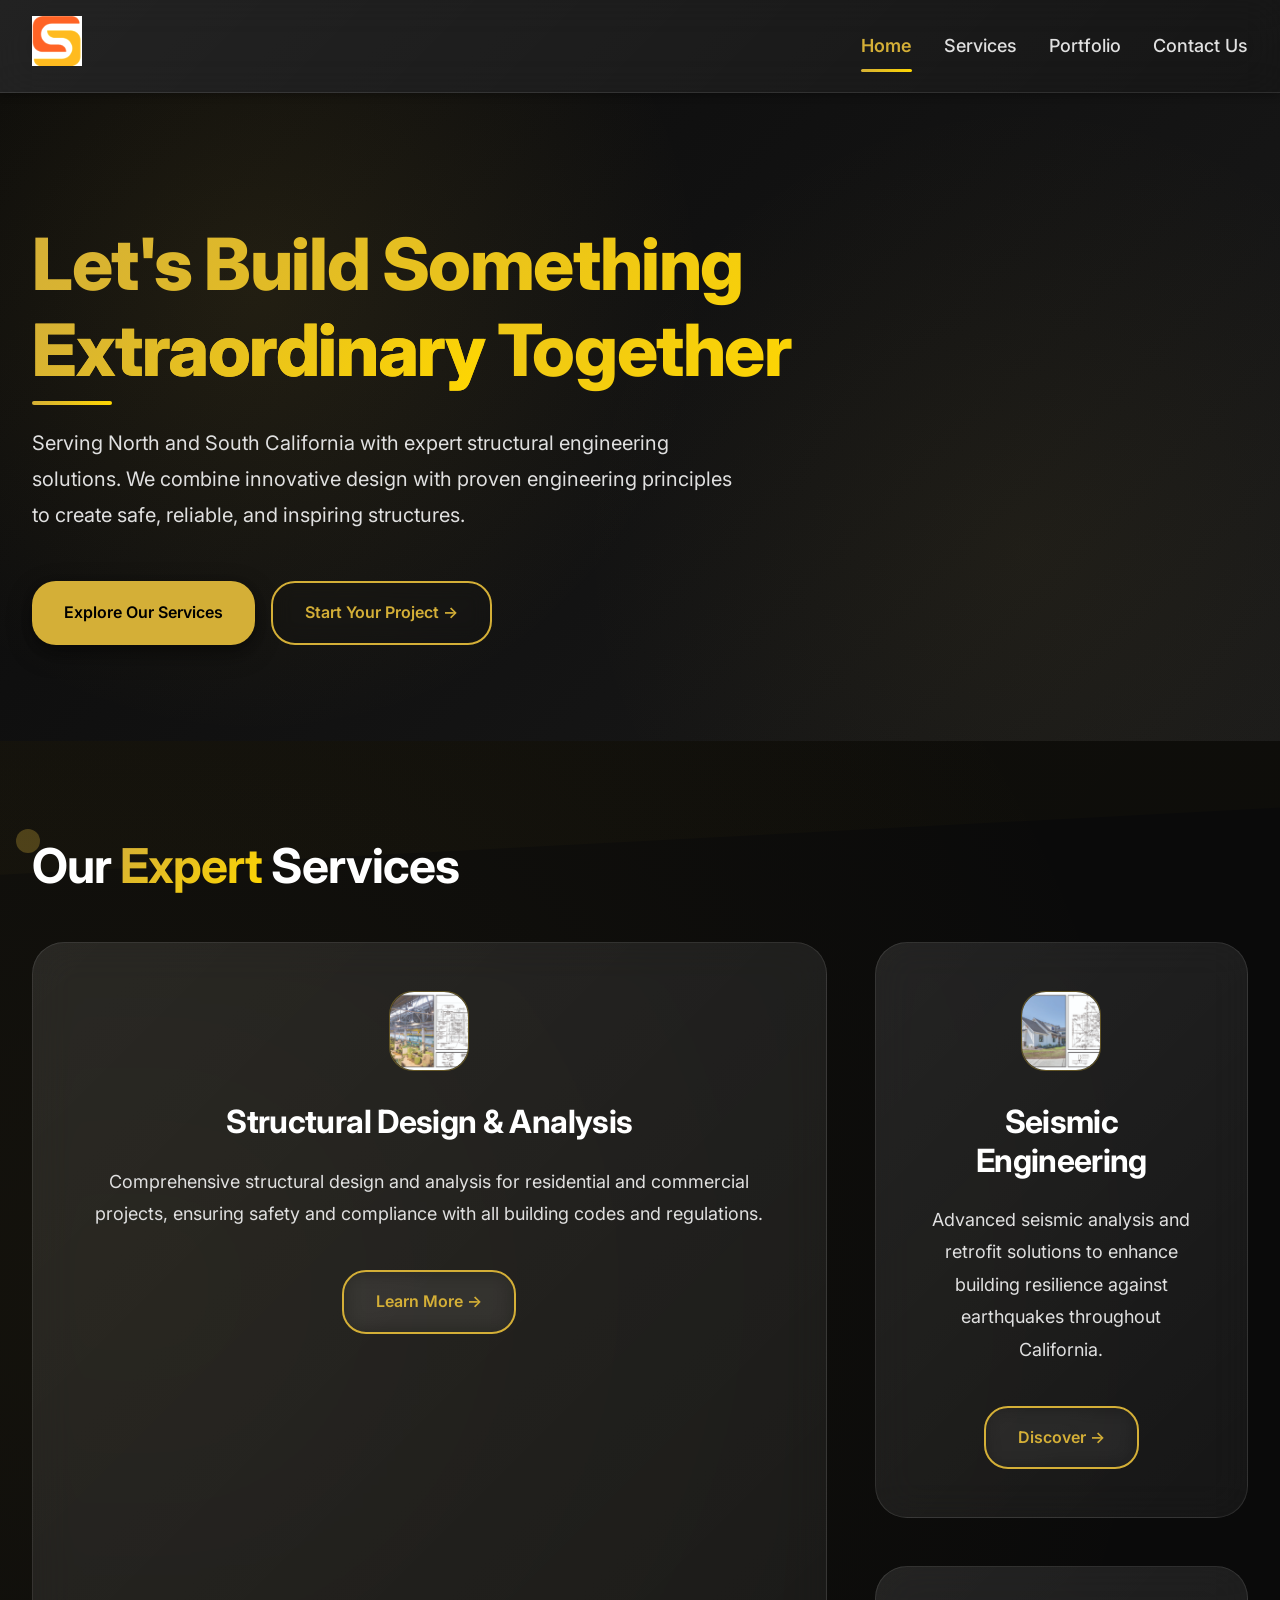
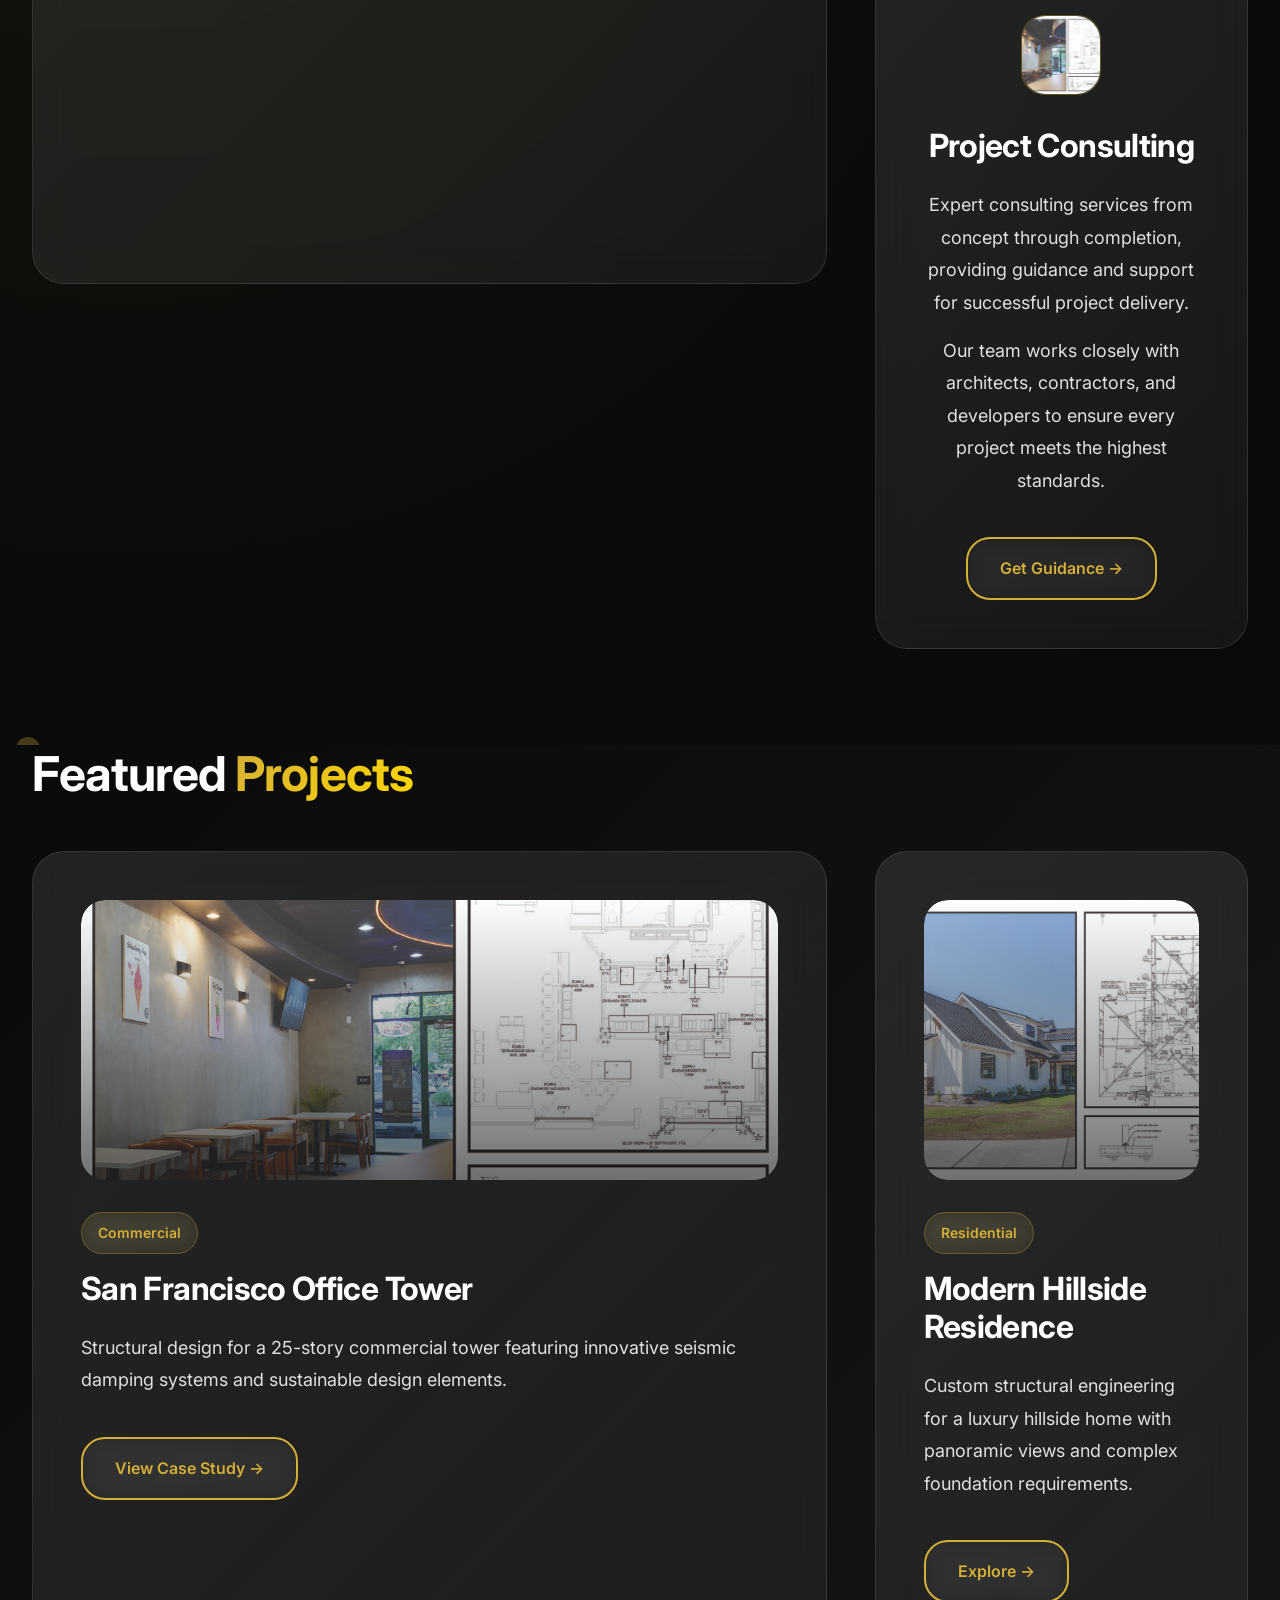
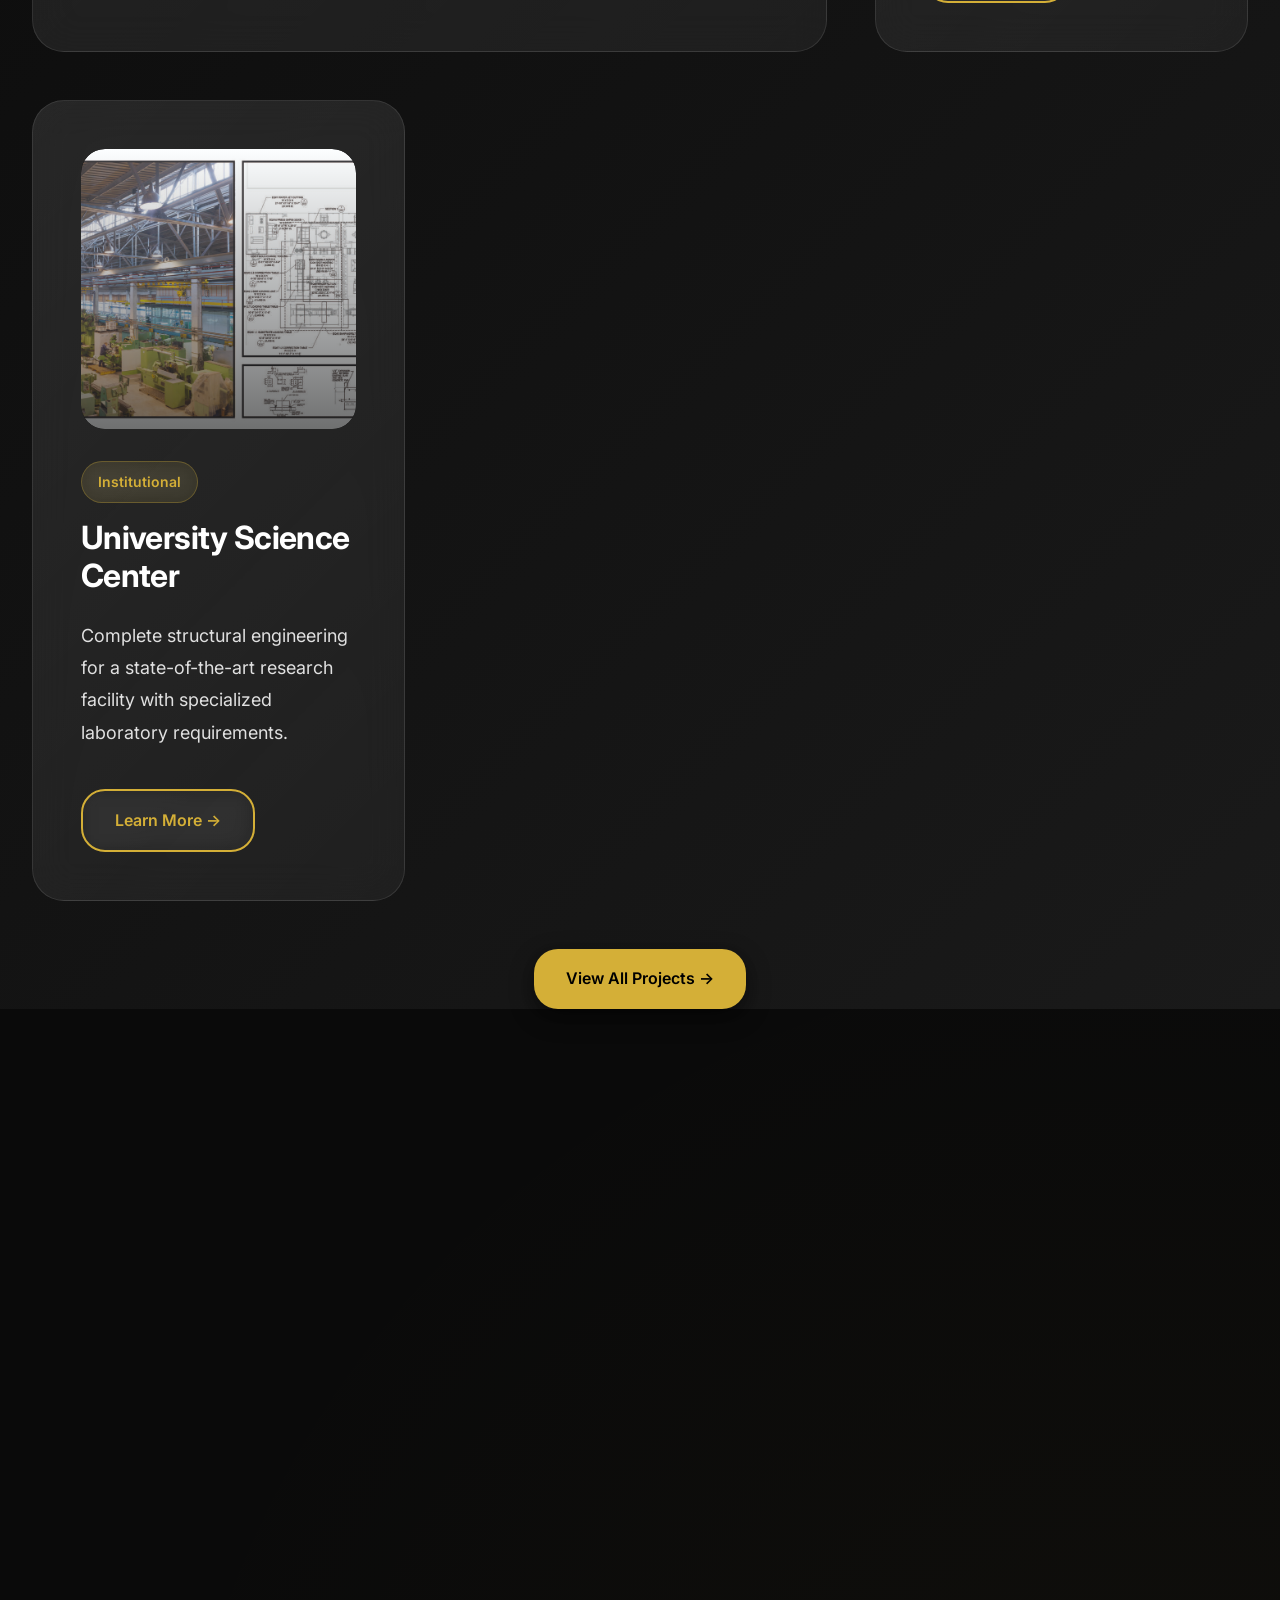
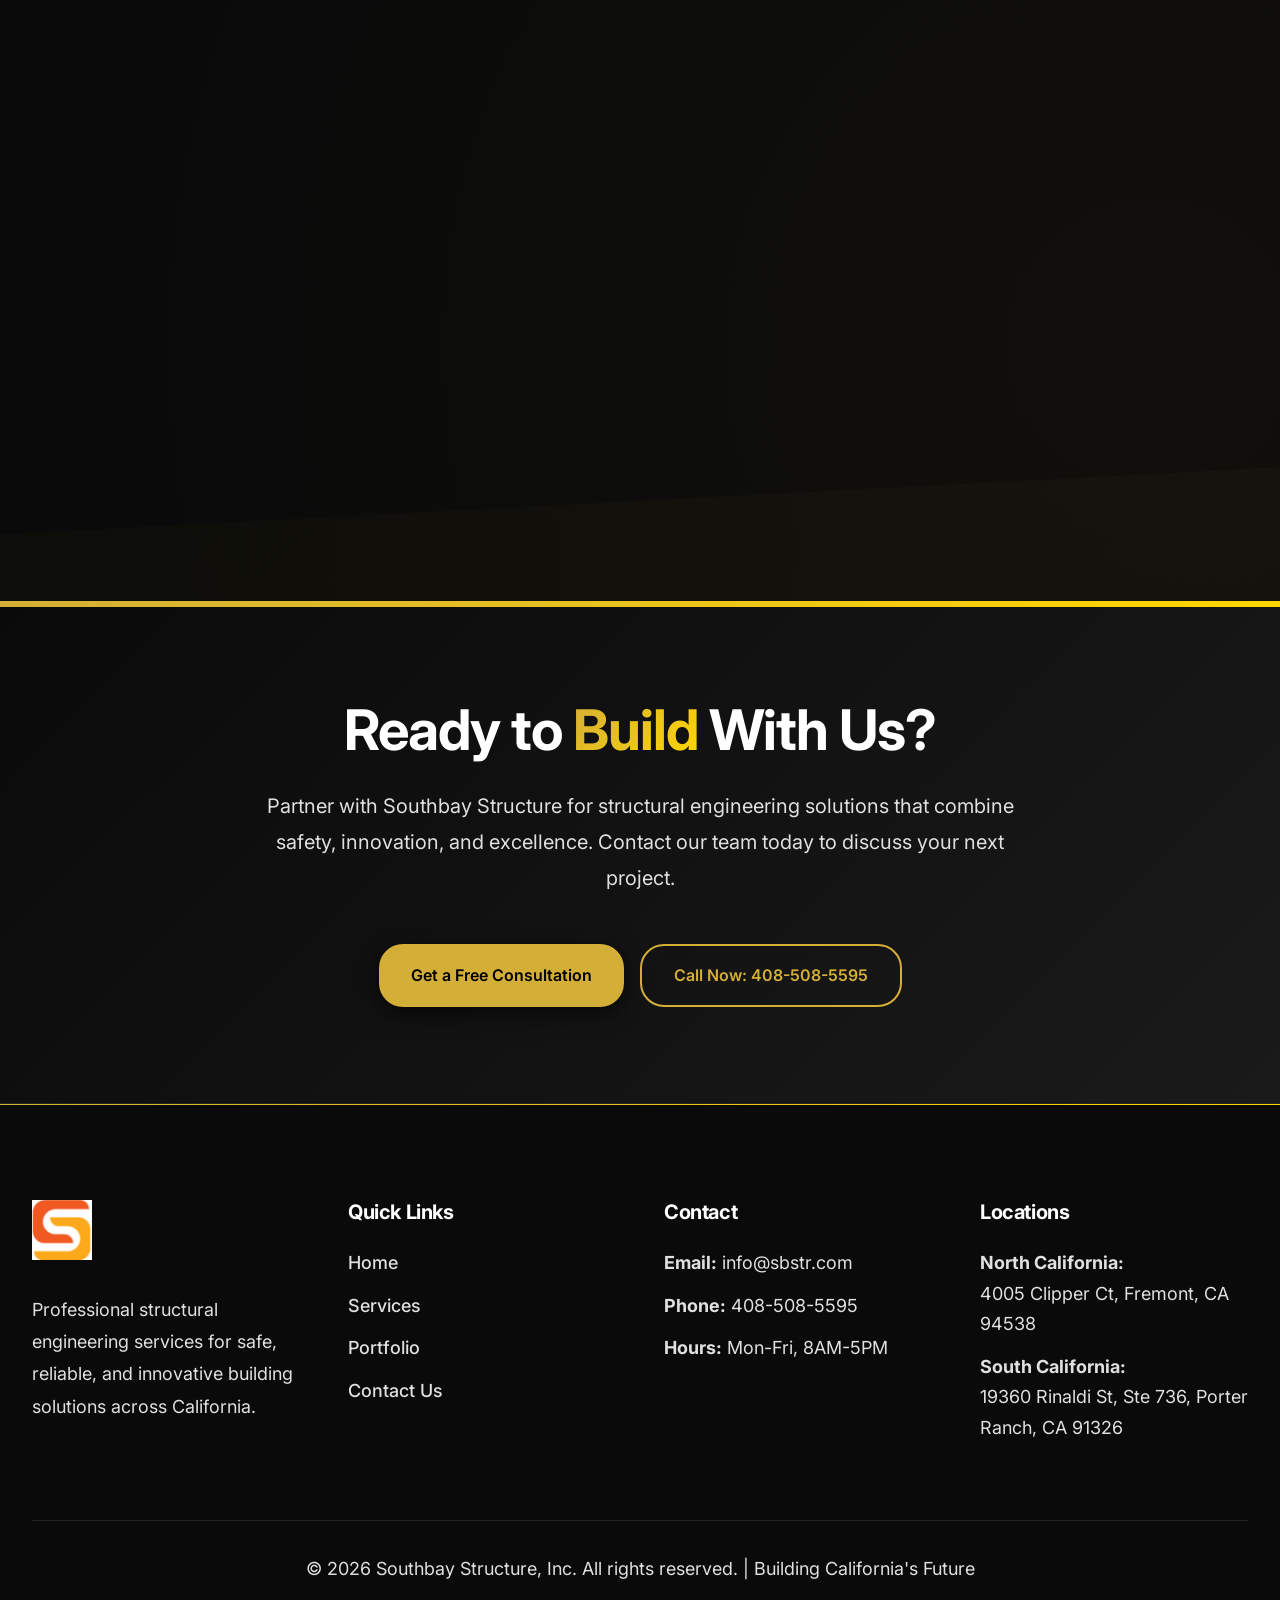
<file: docs/index.html>
<!DOCTYPE html>
<html lang="en">
<head>
    <meta charset="UTF-8">
    <meta name="viewport" content="width=device-width, initial-scale=1.0">
    <title>Southbay Structure | Expert Structural Engineering Solutions</title>
    <meta name="description" content="Professional structural engineering services for safe, reliable, and innovative building solutions. Serving North and South California.">
    
    <!-- Google Fonts -->
    <link rel="preconnect" href="https://fonts.googleapis.com">
    <link rel="preconnect" href="https://fonts.gstatic.com" crossorigin>
    <link href="https://fonts.googleapis.com/css2?family=Inter:wght@400;500;600;700;800&display=swap" rel="stylesheet">
    
    <!-- Modern Stylesheet -->
    <link rel="stylesheet" href="css/style.css">
    
    <!-- Favicon -->
    <link rel="icon" type="image/png" href="assets/logo.png">
    
    <!-- Modern Meta Tags -->
    <meta property="og:title" content="Southbay Structure | Expert Structural Engineering Solutions">
    <meta property="og:description" content="Professional structural engineering services for safe, reliable, and innovative building solutions.">
    <meta property="og:image" content="assets/logo.png">
    <meta name="twitter:card" content="summary_large_image">
</head>
<body>
    <!-- Modern Navigation -->
    <nav class="navbar">
        <div class="container">
            <a href="index.html" class="logo-link">
                <img src="assets/logo.png" alt="Southbay Structure Logo" class="logo">
            </a>
            
            <ul class="nav-menu">
                <li class="nav-item"><a href="index.html" class="active">Home</a></li>
                <li class="nav-item"><a href="services.html">Services</a></li>
                <li class="nav-item"><a href="portfolio.html">Portfolio</a></li>
                <li class="nav-item"><a href="contact.html">Contact Us</a></li>
            </ul>
            
            <div class="hamburger">
                <span></span>
                <span></span>
                <span></span>
            </div>
        </div>
    </nav>

    <!-- Modern Hero Section with Depth -->
    <section class="hero">
        <div class="container">
            <h1>Let's Build Something <span class="text-gradient">Extraordinary</span> Together</h1>
            <p class="mb-5">Serving North and South California with expert structural engineering solutions. We combine innovative design with proven engineering principles to create safe, reliable, and inspiring structures.</p>
            <div class="hero-buttons">
                <a href="services.html" class="btn btn-primary">Explore Our Services</a>
                <a href="contact.html" class="btn btn-secondary">Start Your Project →</a>
            </div>
        </div>
    </section>

    <!-- Angled Services Section -->
    <section class="angled-section">
        <div class="container">
            <h2 class="text-center mb-6">Our <span class="text-gradient">Expert</span> Services</h2>
            
            <div class="grid-modern">
                <!-- Large Featured Service -->
                <div class="card service-card card-large">
                    <div class="card-icon"><img src="assets/images/structural-design.jpg" alt="Structural Design" class="card-icon-image"></div>
                    <h3>Structural Design & Analysis</h3>
                    <p>Comprehensive structural design and analysis for residential and commercial projects, ensuring safety and compliance with all building codes and regulations.</p>
                    <a href="services.html#design" class="btn btn-secondary mt-4">Learn More →</a>
                </div>
                
                <!-- Regular Service -->
                <div class="card service-card">
                    <div class="card-icon"><img src="assets/images/seismic-engineering.jpg" alt="Seismic Engineering" class="card-icon-image"></div>
                    <h3>Seismic Engineering</h3>
                    <p>Advanced seismic analysis and retrofit solutions to enhance building resilience against earthquakes throughout California.</p>
                    <a href="services.html#seismic" class="btn btn-secondary mt-4">Discover →</a>
                </div>
                
                <!-- Tall Service -->
                <div class="card service-card card-tall">
                    <div class="card-icon"><img src="assets/images/project-consulting.jpg" alt="Project Consulting" class="card-icon-image"></div>
                    <h3>Project Consulting</h3>
                    <p>Expert consulting services from concept through completion, providing guidance and support for successful project delivery.</p>
                    <p>Our team works closely with architects, contractors, and developers to ensure every project meets the highest standards.</p>
                    <a href="services.html#consulting" class="btn btn-secondary mt-4">Get Guidance →</a>
                </div>
            </div>
        </div>
    </section>

    <!-- Modern Portfolio Preview -->
    <section class="section" style="background: var(--gradient-dark);">
        <div class="container">
            <h2 class="text-center mb-6">Featured <span class="text-gradient">Projects</span></h2>
            
            <div class="grid-modern">
                <!-- Wide Project -->
                <div class="card project-card card-wide">
                    <div class="project-image">
                        <img src="assets/images/commercial-tower.jpg" alt="Commercial Tower" class="project-image-img">
                    </div>
                    <div class="project-category">Commercial</div>
                    <h3>San Francisco Office Tower</h3>
                    <p>Structural design for a 25-story commercial tower featuring innovative seismic damping systems and sustainable design elements.</p>
                    <a href="portfolio.html#commercial" class="btn btn-secondary mt-4">View Case Study →</a>
                </div>
                
                <!-- Regular Project -->
                <div class="card project-card">
                    <div class="project-image">
                        <img src="assets/images/hillside-residence.jpg" alt="Hillside Residence" class="project-image-img">
                    </div>
                    <div class="project-category">Residential</div>
                    <h3>Modern Hillside Residence</h3>
                    <p>Custom structural engineering for a luxury hillside home with panoramic views and complex foundation requirements.</p>
                    <a href="portfolio.html#residential" class="btn btn-secondary mt-4">Explore →</a>
                </div>
                
                <!-- Regular Project -->
                <div class="card project-card">
                    <div class="project-image">
                        <img src="assets/images/science-center.jpg" alt="University Science Center" class="project-image-img">
                    </div>
                    <div class="project-category">Institutional</div>
                    <h3>University Science Center</h3>
                    <p>Complete structural engineering for a state-of-the-art research facility with specialized laboratory requirements.</p>
                    <a href="portfolio.html#institutional" class="btn btn-secondary mt-4">Learn More →</a>
                </div>
            </div>
            
            <div class="text-center mt-6">
                <a href="portfolio.html" class="btn btn-primary">View All Projects →</a>
            </div>
        </div>
    </section>

    <!-- Modern About Section -->
    <section class="angled-section" style="transform: rotate(180deg); margin-top: -1px;">
        <div class="container" style="transform: rotate(180deg);">
            <div class="grid-modern">
                <div class="card card-tall">
                    <h2>Building California's <span class="text-gradient">Future</span></h2>
                    <p>Southbay Structure, Inc. delivers professional structural engineering services across North and South California. Our expertise spans residential and commercial projects, providing innovative and reliable solutions for property developers, architects, and contractors.</p>
                    <p>We are dedicated to safety, efficiency, and client satisfaction—offering comprehensive support from concept through completion. Our team leverages advanced design and analysis methods to ensure every structure meets the highest standards.</p>
                    <a href="about.html" class="btn btn-primary mt-4">Our Story →</a>
                </div>
                
                <div class="card">
                    <h3>Why Choose Us</h3>
                    <ul style="list-style: none; padding-left: 0;">
                        <li style="margin-bottom: var(--space-md); padding-left: 2rem; position: relative;">
                            <span style="position: absolute; left: 0; color: var(--color-accent); font-size: 1.5rem;">✓</span>
                            <strong>Expert Engineering Team</strong><br>
                            Licensed professionals with decades of experience
                        </li>
                        <li style="margin-bottom: var(--space-md); padding-left: 2rem; position: relative;">
                            <span style="position: absolute; left: 0; color: var(--color-accent); font-size: 1.5rem;">✓</span>
                            <strong>Innovative Solutions</strong><br>
                            Cutting-edge design and analysis methods
                        </li>
                        <li style="margin-bottom: var(--space-md); padding-left: 2rem; position: relative;">
                            <span style="position: absolute; left: 0; color: var(--color-accent); font-size: 1.5rem;">✓</span>
                            <strong>Client-Focused Approach</strong><br>
                            Personalized service from start to finish
                        </li>
                    </ul>
                </div>
            </div>
        </div>
    </section>

    <!-- Modern CTA Section -->
    <section class="cta-section">
        <div class="container">
            <h2>Ready to <span class="text-gradient">Build</span> With Us?</h2>
            <p>Partner with Southbay Structure for structural engineering solutions that combine safety, innovation, and excellence. Contact our team today to discuss your next project.</p>
            <div class="hero-buttons" style="justify-content: center;">
                <a href="contact.html" class="btn btn-primary">Get a Free Consultation</a>
                <a href="tel:408-508-5595" class="btn btn-secondary">Call Now: 408-508-5595</a>
            </div>
        </div>
    </section>

    <!-- Modern Footer -->
    <footer class="footer">
        <div class="container">
            <div class="footer-grid">
                <div class="footer-column">
                    <img src="assets/logo.png" alt="Southbay Structure Logo" style="height: 60px; margin-bottom: var(--space-lg);">
                    <p style="color: var(--color-text-secondary);">Professional structural engineering services for safe, reliable, and innovative building solutions across California.</p>
                </div>
                
                <div class="footer-column">
                    <h4>Quick Links</h4>
                    <ul class="footer-links">
                        <li><a href="index.html">Home</a></li>
                        <li><a href="services.html">Services</a></li>
                        <li><a href="portfolio.html">Portfolio</a></li>
                        <li><a href="contact.html">Contact Us</a></li>
                    </ul>
                </div>
                
                <div class="footer-column">
                    <h4>Contact</h4>
                    <ul class="footer-links">
                        <li><strong>Email:</strong> info@sbstr.com</li>
                        <li><strong>Phone:</strong> 408-508-5595</li>
                        <li><strong>Hours:</strong> Mon-Fri, 8AM-5PM</li>
                    </ul>
                </div>
                
                <div class="footer-column">
                    <h4>Locations</h4>
                    <ul class="footer-links">
                        <li><strong>North California:</strong><br>4005 Clipper Ct, Fremont, CA 94538</li>
                        <li><strong>South California:</strong><br>19360 Rinaldi St, Ste 736, Porter Ranch, CA 91326</li>
                    </ul>
                </div>
            </div>
            
            <div class="footer-bottom">
                <p>&copy; 2026 Southbay Structure, Inc. All rights reserved. | Building California's Future</p>
            </div>
        </div>
    </footer>

    <!-- Modern JavaScript -->
    <script>
        // Mobile menu toggle with animation
        const hamburger = document.querySelector('.hamburger');
        const navMenu = document.querySelector('.nav-menu');
        
        hamburger.addEventListener('click', () => {
            navMenu.style.display = navMenu.style.display === 'flex' ? 'none' : 'flex';
            
            // Animate hamburger to X
            const spans = hamburger.querySelectorAll('span');
            if (navMenu.style.display === 'flex') {
                spans[0].style.transform = 'rotate(45deg) translate(6px, 6px)';
                spans[1].style.opacity = '0';
                spans[2].style.transform = 'rotate(-45deg) translate(6px, -6px)';
            } else {
                spans[0].style.transform = 'none';
                spans[1].style.opacity = '1';
                spans[2].style.transform = 'none';
            }
        });

        // Update navigation active state
        document.addEventListener('DOMContentLoaded', () => {
            const currentPage = window.location.pathname.split('/').pop();
            const navLinks = document.querySelectorAll('.nav-item a');
            
            navLinks.forEach(link => {
                const linkPage = link.getAttribute('href');
                if (currentPage === linkPage || (currentPage === '' && linkPage === 'index.html')) {
                    link.classList.add('active');
                }
            });
            
            // Add subtle animations on scroll
            const observerOptions = {
                threshold: 0.1,
                rootMargin: '0px 0px -50px 0px'
            };
            
            const observer = new IntersectionObserver((entries) => {
                entries.forEach(entry => {
                    if (entry.isIntersecting) {
                        entry.target.style.opacity = '1';
                        entry.target.style.transform = 'translateY(0)';
                    }
                });
            }, observerOptions);
            
            // Observe cards for animation
            document.querySelectorAll('.card').forEach(card => {
                card.style.opacity = '0';
                card.style.transform = 'translateY(20px)';
                card.style.transition = 'opacity 0.5s ease, transform 0.5s ease';
                observer.observe(card);
            });
        });

        // Smooth scroll for anchor links
        document.querySelectorAll('a[href^="#"]').forEach(anchor => {
            anchor.addEventListener('click', function(e) {
                e.preventDefault();
                const targetId = this.getAttribute('href');
                if (targetId === '#') return;
                
                const targetElement = document.querySelector(targetId);
                if (targetElement) {
                    window.scrollTo({
                        top: targetElement.offsetTop - 80,
                        behavior: 'smooth'
                    });
                }
            });
        });
    </script>
</body>
</html>
</file>
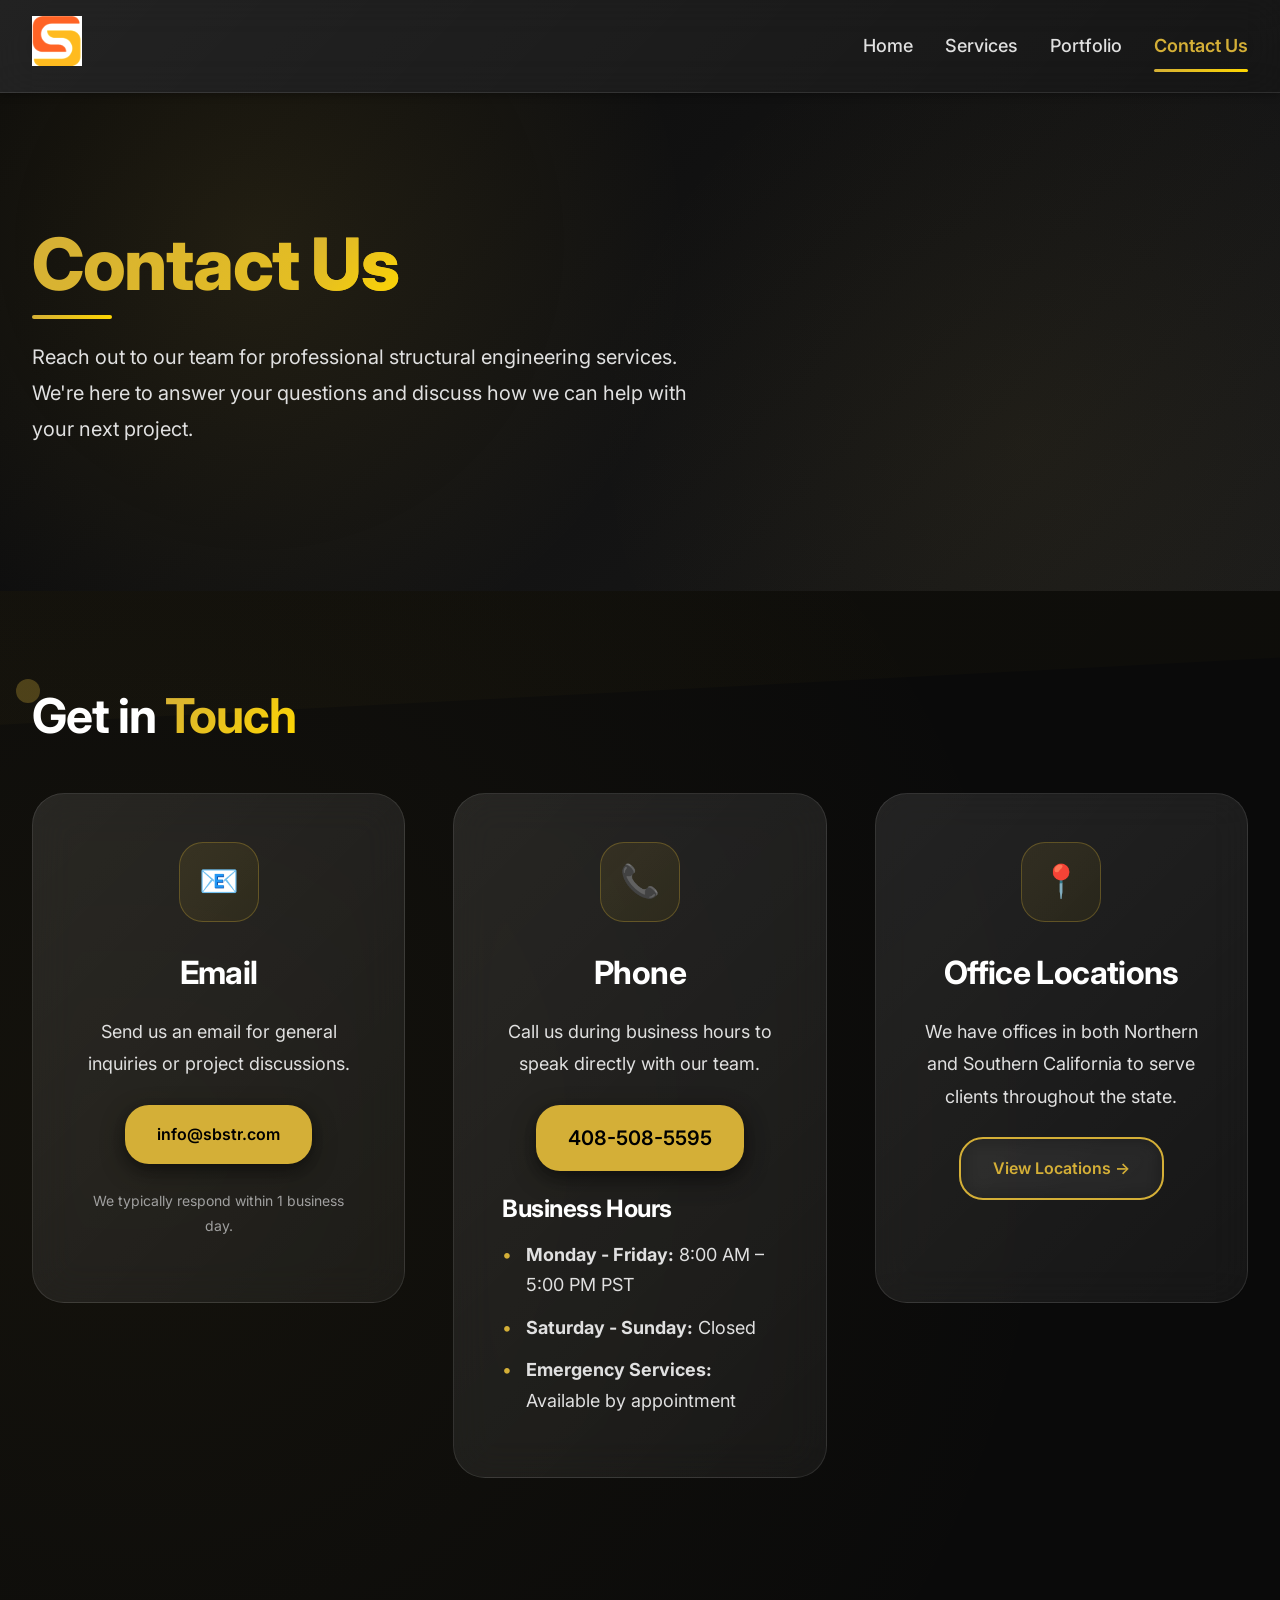
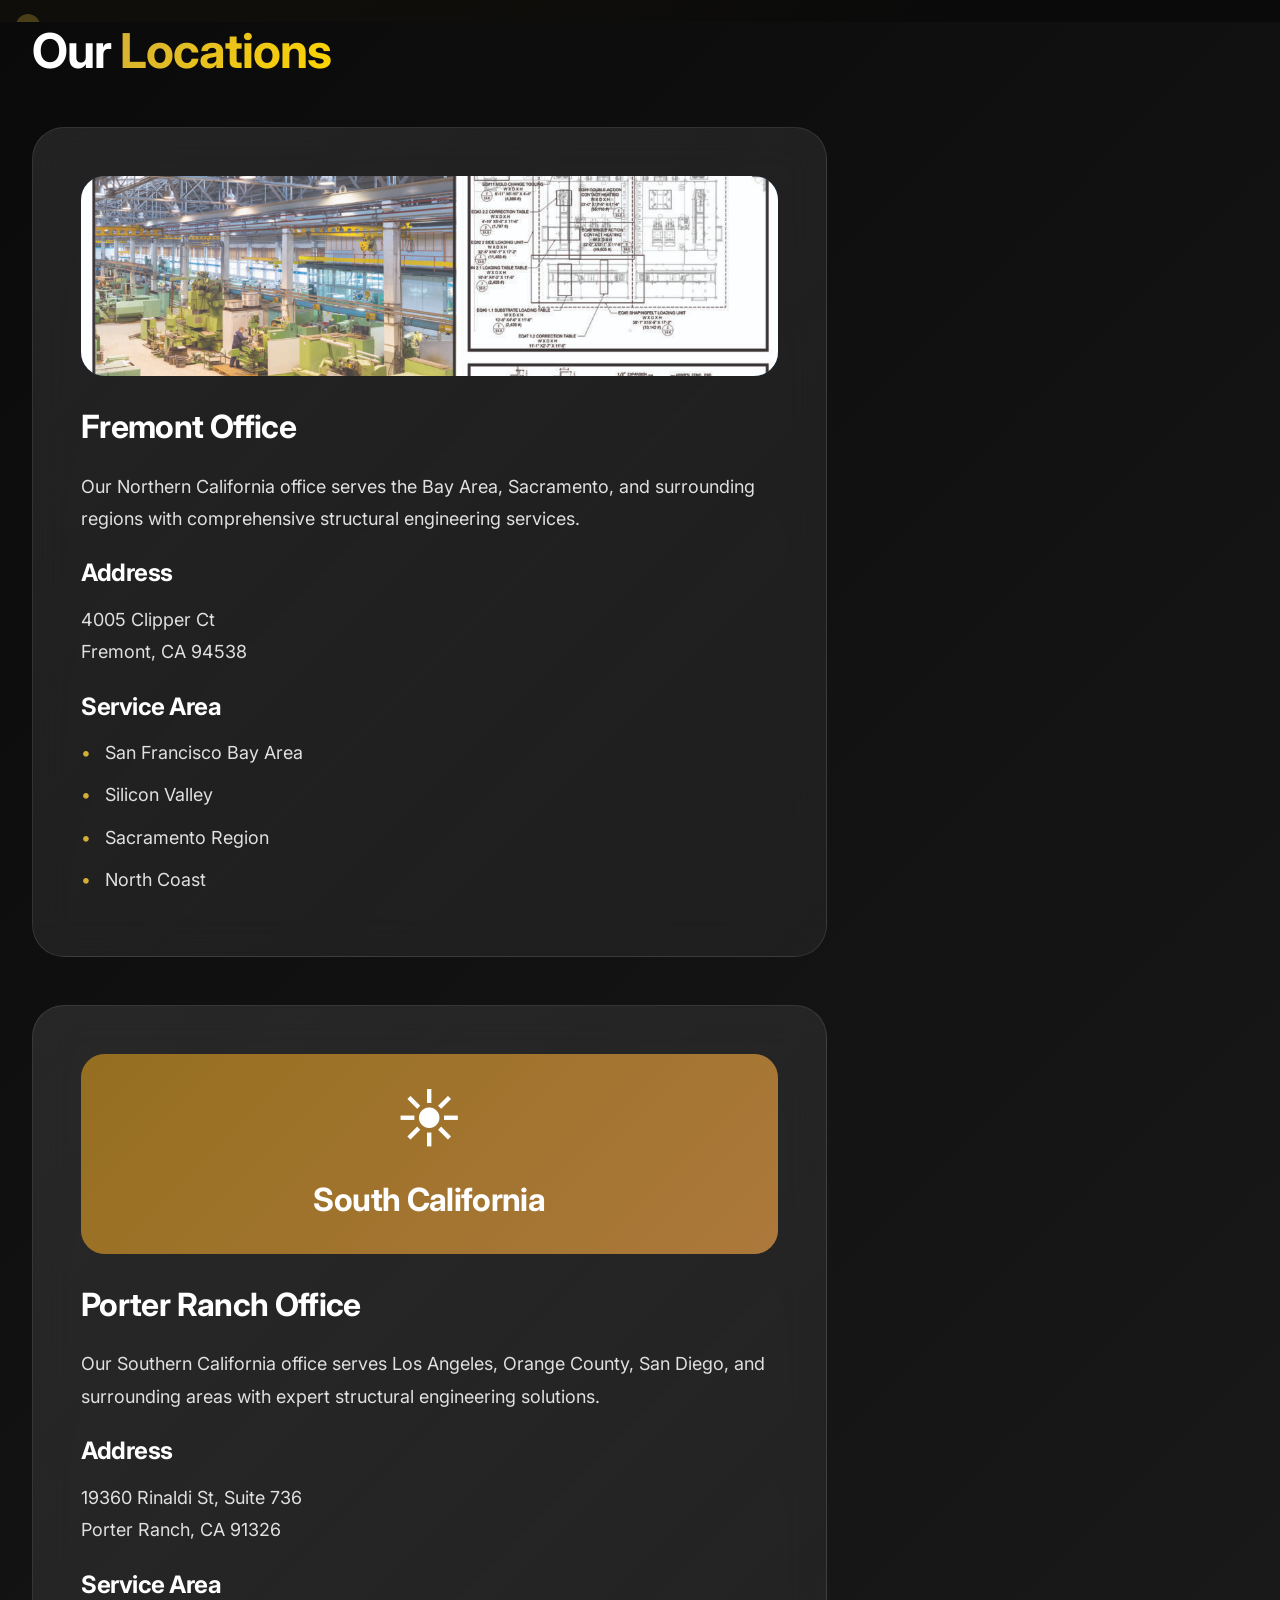
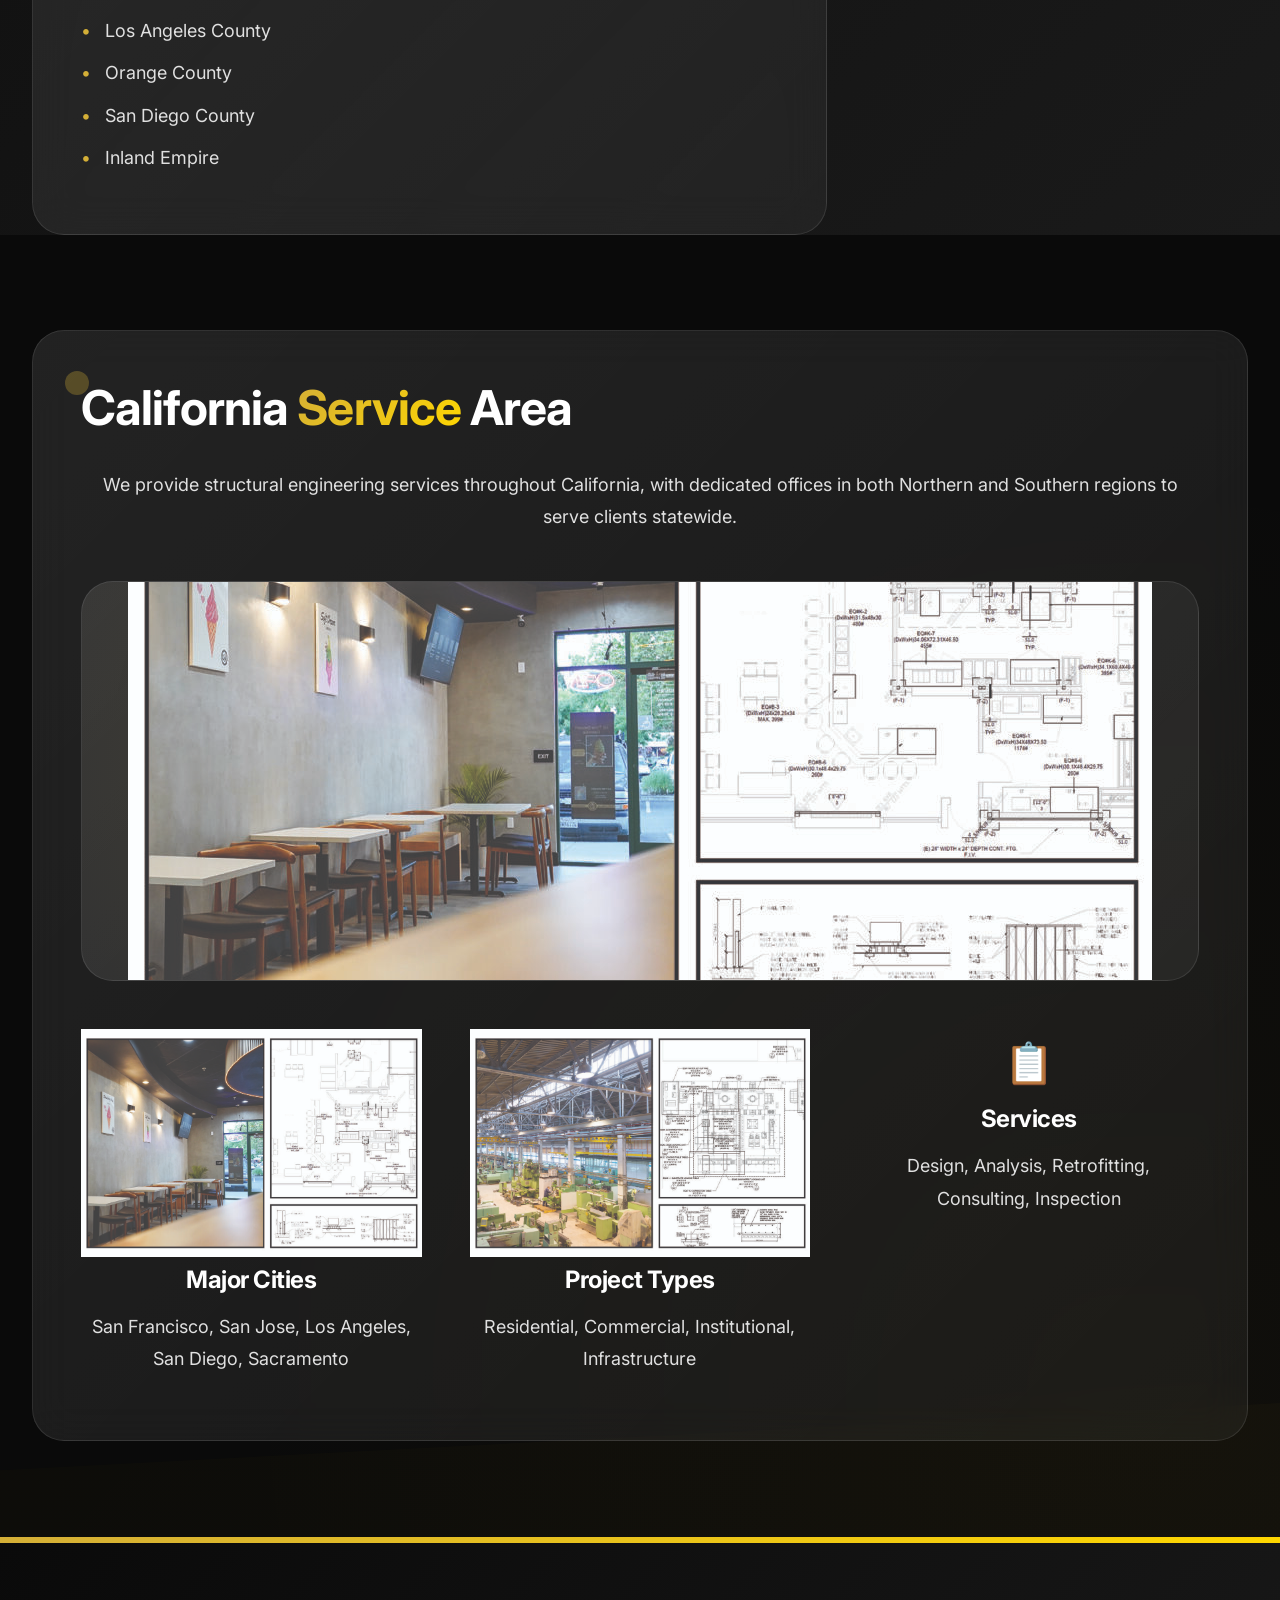
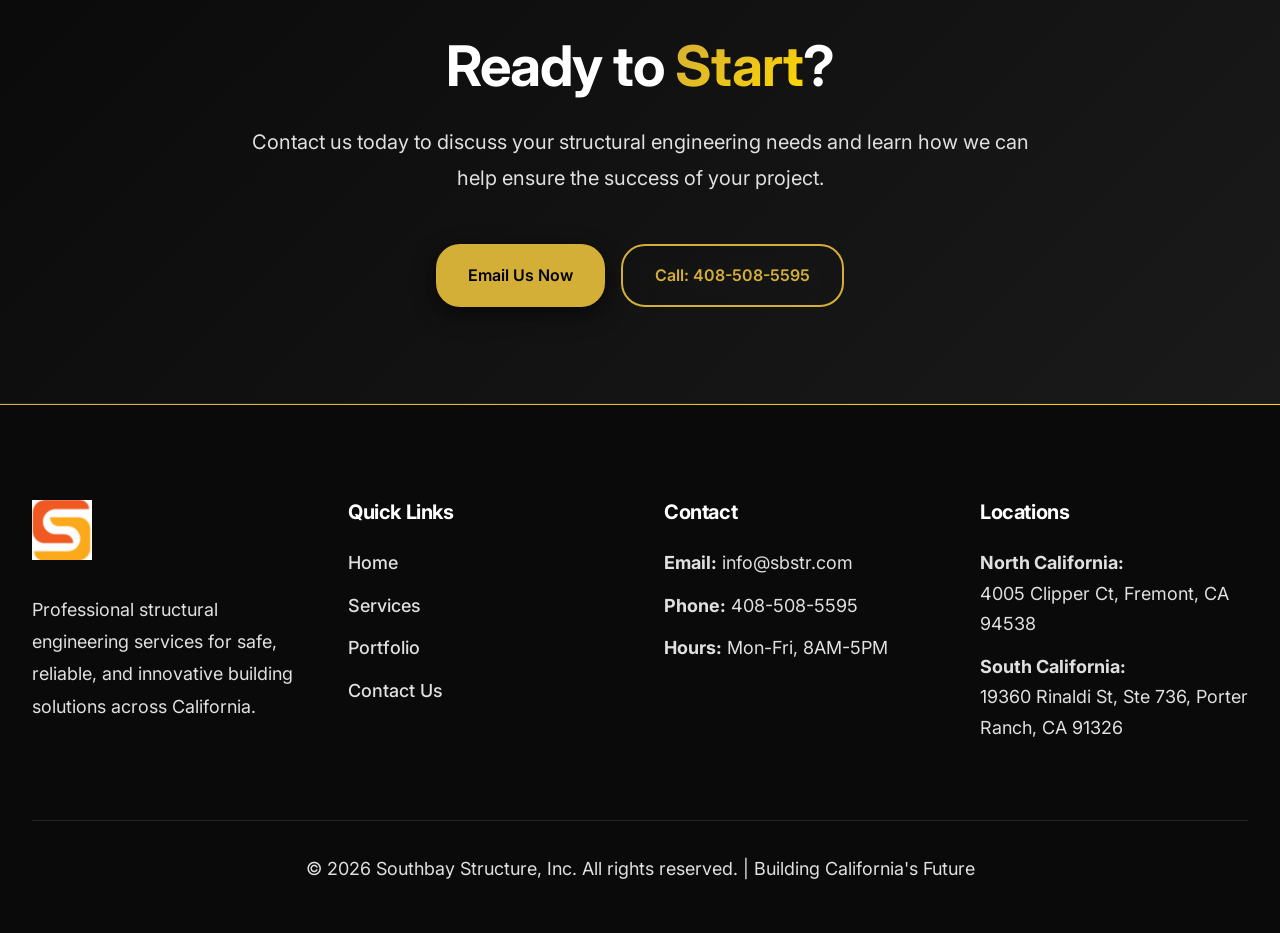
<file: docs/contact.html>
<!DOCTYPE html>
<html lang="en">
<head>
    <meta charset="UTF-8">
    <meta name="viewport" content="width=device-width, initial-scale=1.0">
    <title>Contact Us | Southbay Structure</title>
    <meta name="description" content="Contact Southbay Structure for professional structural engineering services. Reach our team via email, phone, or visit our offices in Northern and Southern California.">
    
    <!-- Google Fonts -->
    <link rel="preconnect" href="https://fonts.googleapis.com">
    <link rel="preconnect" href="https://fonts.gstatic.com" crossorigin>
    <link href="https://fonts.googleapis.com/css2?family=Inter:wght@400;500;600;700;800&display=swap" rel="stylesheet">
    
    <!-- Modern Stylesheet -->
    <link rel="stylesheet" href="css/style.css">
    
    <!-- Favicon -->
    <link rel="icon" type="image/png" href="assets/logo.png">
</head>
<body>
    <!-- Modern Navigation -->
    <nav class="navbar">
        <div class="container">
            <a href="index.html" class="logo-link">
                <img src="assets/logo.png" alt="Southbay Structure Logo" class="logo">
            </a>
            
            <ul class="nav-menu">
                <li class="nav-item"><a href="index.html">Home</a></li>
                <li class="nav-item"><a href="services.html">Services</a></li>
                <li class="nav-item"><a href="portfolio.html">Portfolio</a></li>
                <li class="nav-item"><a href="contact.html" class="active">Contact Us</a></li>
            </ul>
            
            <div class="hamburger">
                <span></span>
                <span></span>
                <span></span>
            </div>
        </div>
    </nav>

    <!-- Modern Hero Section -->
    <section class="hero">
        <div class="container">
            <h1>Contact <span class="text-gradient">Us</span></h1>
            <p class="mb-5">Reach out to our team for professional structural engineering services. We're here to answer your questions and discuss how we can help with your next project.</p>
        </div>
    </section>

    <!-- Modern Contact Information -->
    <section class="angled-section">
        <div class="container">
            <h2 class="text-center mb-6">Get in <span class="text-gradient">Touch</span></h2>
            
            <div class="grid-modern mb-6">
                <!-- Contact Method 1 -->
                <div class="card">
                    <div class="card-icon" style="width: 80px; height: 80px; font-size: 2rem; margin: 0 auto var(--space-xl);">
                        📧
                    </div>
                    <h3 class="text-center">Email</h3>
                    <p class="text-center">Send us an email for general inquiries or project discussions.</p>
                    <div style="text-align: center; margin-top: var(--space-lg);">
                        <a href="mailto:info@sbstr.com" class="btn btn-primary">info@sbstr.com</a>
                    </div>
                    <p class="text-center mt-4" style="color: var(--color-text-muted); font-size: 0.875rem;">We typically respond within 1 business day.</p>
                </div>
                
                <!-- Contact Method 2 -->
                <div class="card card-tall">
                    <div class="card-icon" style="width: 80px; height: 80px; font-size: 2rem; margin: 0 auto var(--space-xl);">
                        📞
                    </div>
                    <h3 class="text-center">Phone</h3>
                    <p class="text-center">Call us during business hours to speak directly with our team.</p>
                    <div style="text-align: center; margin-top: var(--space-lg);">
                        <a href="tel:408-508-5595" class="btn btn-primary" style="font-size: 1.25rem;">408-508-5595</a>
                    </div>
                    <div class="mt-4">
                        <h4>Business Hours</h4>
                        <ul style="list-style: none; padding-left: 0;">
                            <li style="margin-bottom: var(--space-sm); padding-left: 1.5rem; position: relative;">
                                <span style="position: absolute; left: 0; color: var(--color-accent);">•</span>
                                <strong>Monday - Friday:</strong> 8:00 AM – 5:00 PM PST
                            </li>
                            <li style="margin-bottom: var(--space-sm); padding-left: 1.5rem; position: relative;">
                                <span style="position: absolute; left: 0; color: var(--color-accent);">•</span>
                                <strong>Saturday - Sunday:</strong> Closed
                            </li>
                            <li style="margin-bottom: var(--space-sm); padding-left: 1.5rem; position: relative;">
                                <span style="position: absolute; left: 0; color: var(--color-accent);">•</span>
                                <strong>Emergency Services:</strong> Available by appointment
                            </li>
                        </ul>
                    </div>
                </div>
                
                <!-- Contact Method 3 -->
                <div class="card">
                    <div class="card-icon" style="width: 80px; height: 80px; font-size: 2rem; margin: 0 auto var(--space-xl);">
                        📍
                    </div>
                    <h3 class="text-center">Office Locations</h3>
                    <p class="text-center">We have offices in both Northern and Southern California to serve clients throughout the state.</p>
                    <div style="text-align: center; margin-top: var(--space-lg);">
                        <a href="#locations" class="btn btn-secondary">View Locations →</a>
                    </div>
                </div>
            </div>
        </div>
    </section>

    <!-- Modern Office Locations -->
    <section class="section" id="locations" style="background: var(--gradient-dark);">
        <div class="container">
            <h2 class="text-center mb-6">Our <span class="text-gradient">Locations</span></h2>
            
            <div class="grid-modern">
                <!-- North CA Office (Large) -->
                <div class="card card-large">
                    <div style="width: 100%; height: 200px; background: linear-gradient(135deg, #2b6cb0 0%, #4299e1 100%); border-radius: var(--radius-lg); margin-bottom: var(--space-xl); display: flex; align-items: center; justify-content: center; color: white; font-size: 1.5rem; position: relative; overflow: hidden;">
                        <div style="text-align: center; z-index: 1;">
                            <img src="assets/images/bridge-structure.jpg" alt="Bridge Structure" style="max-width: 100%;">
                            <h3 style="color: white;">North California</h3>
                        </div>
                        <div style="position: absolute; top: 0; left: 0; right: 0; bottom: 0; background: rgba(0, 0, 0, 0.3);"></div>
                    </div>
                    <h3>Fremont Office</h3>
                    <p>Our Northern California office serves the Bay Area, Sacramento, and surrounding regions with comprehensive structural engineering services.</p>
                    
                    <div class="mt-4">
                        <h4>Address</h4>
                        <p style="font-size: 1.125rem;">
                            4005 Clipper Ct<br>
                            Fremont, CA 94538
                        </p>
                        
                        <h4 class="mt-4">Service Area</h4>
                        <ul style="list-style: none; padding-left: 0;">
                            <li style="margin-bottom: var(--space-sm); padding-left: 1.5rem; position: relative;">
                                <span style="position: absolute; left: 0; color: var(--color-accent);">•</span>
                                San Francisco Bay Area
                            </li>
                            <li style="margin-bottom: var(--space-sm); padding-left: 1.5rem; position: relative;">
                                <span style="position: absolute; left: 0; color: var(--color-accent);">•</span>
                                Silicon Valley
                            </li>
                            <li style="margin-bottom: var(--space-sm); padding-left: 1.5rem; position: relative;">
                                <span style="position: absolute; left: 0; color: var(--color-accent);">•</span>
                                Sacramento Region
                            </li>
                            <li style="margin-bottom: var(--space-sm); padding-left: 1.5rem; position: relative;">
                                <span style="position: absolute; left: 0; color: var(--color-accent);">•</span>
                                North Coast
                            </li>
                        </ul>
                    </div>
                </div>
                
                <!-- South CA Office (Large) -->
                <div class="card card-large">
                    <div style="width: 100%; height: 200px; background: linear-gradient(135deg, #d69e2e 0%, #f6ad55 100%); border-radius: var(--radius-lg); margin-bottom: var(--space-xl); display: flex; align-items: center; justify-content: center; color: white; font-size: 1.5rem; position: relative; overflow: hidden;">
                        <div style="text-align: center; z-index: 1;">
                            <div style="font-size: 4rem; margin-bottom: 0.5rem;">☀️</div>
                            <h3 style="color: white;">South California</h3>
                        </div>
                        <div style="position: absolute; top: 0; left: 0; right: 0; bottom: 0; background: rgba(0, 0, 0, 0.3);"></div>
                    </div>
                    <h3>Porter Ranch Office</h3>
                    <p>Our Southern California office serves Los Angeles, Orange County, San Diego, and surrounding areas with expert structural engineering solutions.</p>
                    
                    <div class="mt-4">
                        <h4>Address</h4>
                        <p style="font-size: 1.125rem;">
                            19360 Rinaldi St, Suite 736<br>
                            Porter Ranch, CA 91326
                        </p>
                        
                        <h4 class="mt-4">Service Area</h4>
                        <ul style="list-style: none; padding-left: 0;">
                            <li style="margin-bottom: var(--space-sm); padding-left: 1.5rem; position: relative;">
                                <span style="position: absolute; left: 0; color: var(--color-accent);">•</span>
                                Los Angeles County
                            </li>
                            <li style="margin-bottom: var(--space-sm); padding-left: 1.5rem; position: relative;">
                                <span style="position: absolute; left: 0; color: var(--color-accent);">•</span>
                                Orange County
                            </li>
                            <li style="margin-bottom: var(--space-sm); padding-left: 1.5rem; position: relative;">
                                <span style="position: absolute; left: 0; color: var(--color-accent);">•</span>
                                San Diego County
                            </li>
                            <li style="margin-bottom: var(--space-sm); padding-left: 1.5rem; position: relative;">
                                <span style="position: absolute; left: 0; color: var(--color-accent);">•</span>
                                Inland Empire
                            </li>
                        </ul>
                    </div>
                </div>
            </div>
        </div>
    </section>

    <!-- Modern Service Map -->
    <section class="angled-section" style="transform: rotate(180deg); margin-top: -1px;">
        <div class="container" style="transform: rotate(180deg);">
            <div class="card">
                <h2 class="text-center">California <span class="text-gradient">Service</span> Area</h2>
                <p class="text-center">We provide structural engineering services throughout California, with dedicated offices in both Northern and Southern regions to serve clients statewide.</p>
                
                <div style="width: 100%; height: 400px; background: var(--gradient-glass); border-radius: var(--radius-xl); margin: var(--space-2xl) 0; display: flex; align-items: center; justify-content: center; color: var(--color-text-secondary); border: 1px solid var(--color-border); position: relative; overflow: hidden;">
                    <div style="text-align: center; padding: 2rem; z-index: 1;">
                        <img src="assets/images/california-map.jpg" alt="🗺️" style="max-width: 100%;">
                        <h3 style="color: var(--color-text-primary);">Statewide Coverage</h3>
                        <p>From the Bay Area to San Diego, we deliver expert structural engineering services across California.</p>
                        <div class="mt-4">
                            <div class="project-category" style="display: inline-block; margin: 0 var(--space-xs);">Northern CA</div>
                            <div class="project-category" style="display: inline-block; margin: 0 var(--space-xs);">Central CA</div>
                            <div class="project-category" style="display: inline-block; margin: 0 var(--space-xs);">Southern CA</div>
                        </div>
                    </div>
                    <div style="position: absolute; top: 0; left: 0; right: 0; bottom: 0; background: radial-gradient(circle at 30% 40%, rgba(212, 175, 55, 0.1) 0%, transparent 50%);"></div>
                </div>
                
                <div class="grid-modern">
                    <div class="text-center">
                        <img src="assets/images/major-cities.jpg" alt="🏙️" style="max-width: 100%;">
                        <h4>Major Cities</h4>
                        <p>San Francisco, San Jose, Los Angeles, San Diego, Sacramento</p>
                    </div>
                    <div class="text-center">
                        <img src="assets/images/structural-design.jpg" alt="Structural Design" style="max-width: 100%;">
                        <h4>Project Types</h4>
                        <p>Residential, Commercial, Institutional, Infrastructure</p>
                    </div>
                    <div class="text-center">
                        <div style="font-size: 2.5rem; margin-bottom: 0.5rem;">📋</div>
                        <h4>Services</h4>
                        <p>Design, Analysis, Retrofitting, Consulting, Inspection</p>
                    </div>
                </div>
            </div>
        </div>
    </section>

    <!-- Modern CTA Section -->
    <section class="cta-section">
        <div class="container">
            <h2>Ready to <span class="text-gradient">Start</span>?</h2>
            <p>Contact us today to discuss your structural engineering needs and learn how we can help ensure the success of your project.</p>
            <div class="hero-buttons" style="justify-content: center;">
                <a href="mailto:info@sbstr.com" class="btn btn-primary">Email Us Now</a>
                <a href="tel:408-508-5595" class="btn btn-secondary">Call: 408-508-5595</a>
            </div>
        </div>
    </section>

    <!-- Modern Footer -->
    <footer class="footer">
        <div class="container">
            <div class="footer-grid">
                <div class="footer-column">
                    <img src="assets/logo.png" alt="Southbay Structure Logo" style="height: 60px; margin-bottom: var(--space-lg);">
                    <p style="color: var(--color-text-secondary);">Professional structural engineering services for safe, reliable, and innovative building solutions across California.</p>
                </div>
                
                <div class="footer-column">
                    <h4>Quick Links</h4>
                    <ul class="footer-links">
                        <li><a href="index.html">Home</a></li>
                        <li><a href="services.html">Services</a></li>
                        <li><a href="portfolio.html">Portfolio</a></li>
                        <li><a href="contact.html">Contact Us</a></li>
                    </ul>
                </div>
                
                <div class="footer-column">
                    <h4>Contact</h4>
                    <ul class="footer-links">
                        <li><strong>Email:</strong> info@sbstr.com</li>
                        <li><strong>Phone:</strong> 408-508-5595</li>
                        <li><strong>Hours:</strong> Mon-Fri, 8AM-5PM</li>
                    </ul>
                </div>
                
                <div class="footer-column">
                    <h4>Locations</h4>
                    <ul class="footer-links">
                        <li><strong>North California:</strong><br>4005 Clipper Ct, Fremont, CA 94538</li>
                        <li><strong>South California:</strong><br>19360 Rinaldi St, Ste 736, Porter Ranch, CA 91326</li>
                    </ul>
                </div>
            </div>
            
            <div class="footer-bottom">
                <p>&copy; 2026 Southbay Structure, Inc. All rights reserved. | Building California's Future</p>
            </div>
        </div>
    </footer>

    <!-- Modern JavaScript -->
    <script>
        // Mobile menu toggle with animation
        const hamburger = document.querySelector('.hamburger');
        const navMenu = document.querySelector('.nav-menu');
        
        hamburger.addEventListener('click', () => {
            navMenu.style.display = navMenu.style.display === 'flex' ? 'none' : 'flex';
            
            // Animate hamburger to X
            const spans = hamburger.querySelectorAll('span');
            if (navMenu.style.display === 'flex') {
                spans[0].style.transform = 'rotate(45deg) translate(6px, 6px)';
                spans[1].style.opacity = '0';
                spans[2].style.transform = 'rotate(-45deg) translate(6px, -6px)';
            } else {
                spans[0].style.transform = 'none';
                spans[1].style.opacity = '1';
                spans[2].style.transform = 'none';
            }
        });

        // Update navigation active state
        document.addEventListener('DOMContentLoaded', () => {
            const currentPage = window.location.pathname.split('/').pop();
            const navLinks = document.querySelectorAll('.nav-item a');
            
            navLinks.forEach(link => {
                const linkPage = link.getAttribute('href');
                if (currentPage === linkPage || (currentPage === '' && linkPage === 'index.html')) {
                    link.classList.add('active');
                }
            });
            
            // Add subtle animations on scroll
            const observerOptions = {
                threshold: 0.1,
                rootMargin: '0px 0px -50px 0px'
            };
            
            const observer = new IntersectionObserver((entries) => {
                entries.forEach(entry => {
                    if (entry.isIntersecting) {
                        entry.target.style.opacity = '1';
                        entry.target.style.transform = 'translateY(0)';
                    }
                });
            }, observerOptions);
            
            // Observe cards for animation
            document.querySelectorAll('.card').forEach(card => {
                card.style.opacity = '0';
                card.style.transform = 'translateY(20px)';
                card.style.transition = 'opacity 0.5s ease, transform 0.5s ease';
                observer.observe(card);
            });
        });

        // Smooth scroll for anchor links
        document.querySelectorAll('a[href^="#"]').forEach(anchor => {
            anchor.addEventListener('click', function(e) {
                e.preventDefault();
                const targetId = this.getAttribute('href');
                if (targetId === '#') return;
                
                const targetElement = document.querySelector(targetId);
                if (targetElement) {
                    window.scrollTo({
                        top: targetElement.offsetTop - 80,
                        behavior: 'smooth'
                    });
                }
            });
        });
    </script>
</body>
</html>
</file>
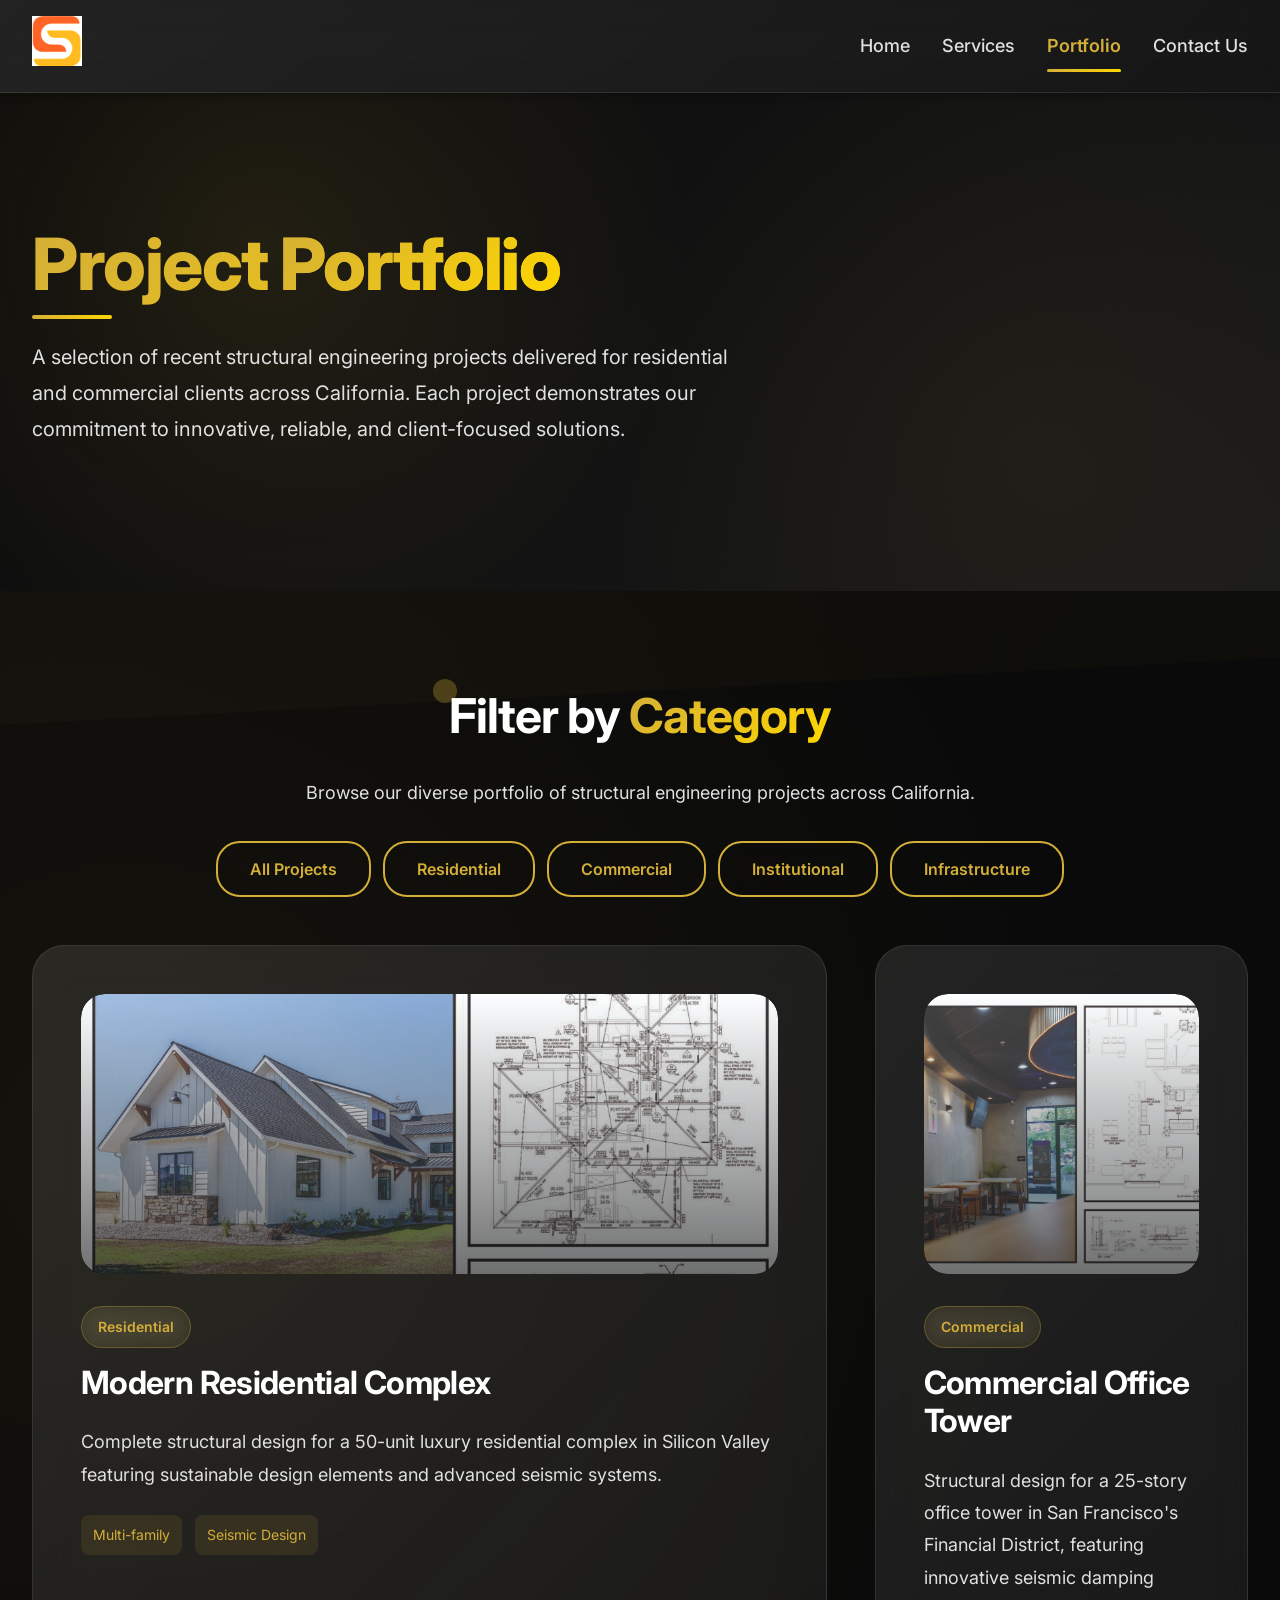
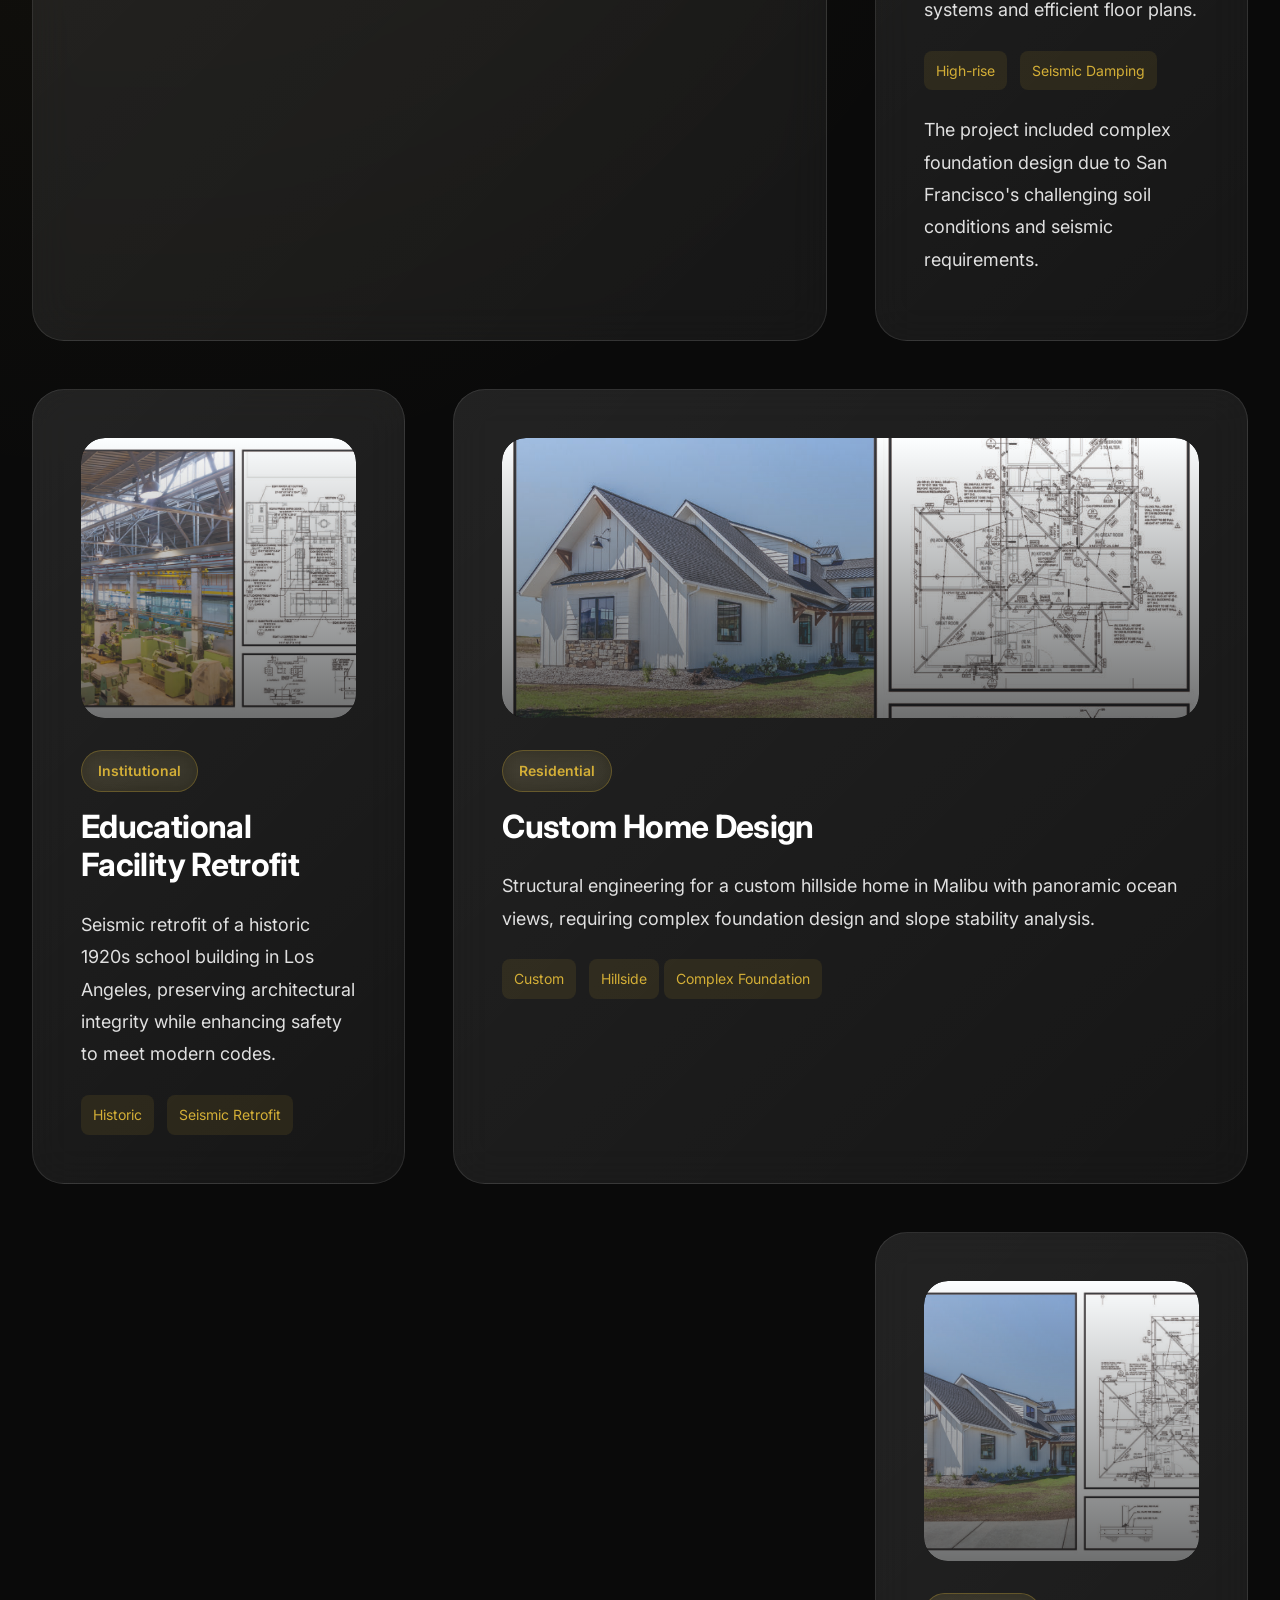
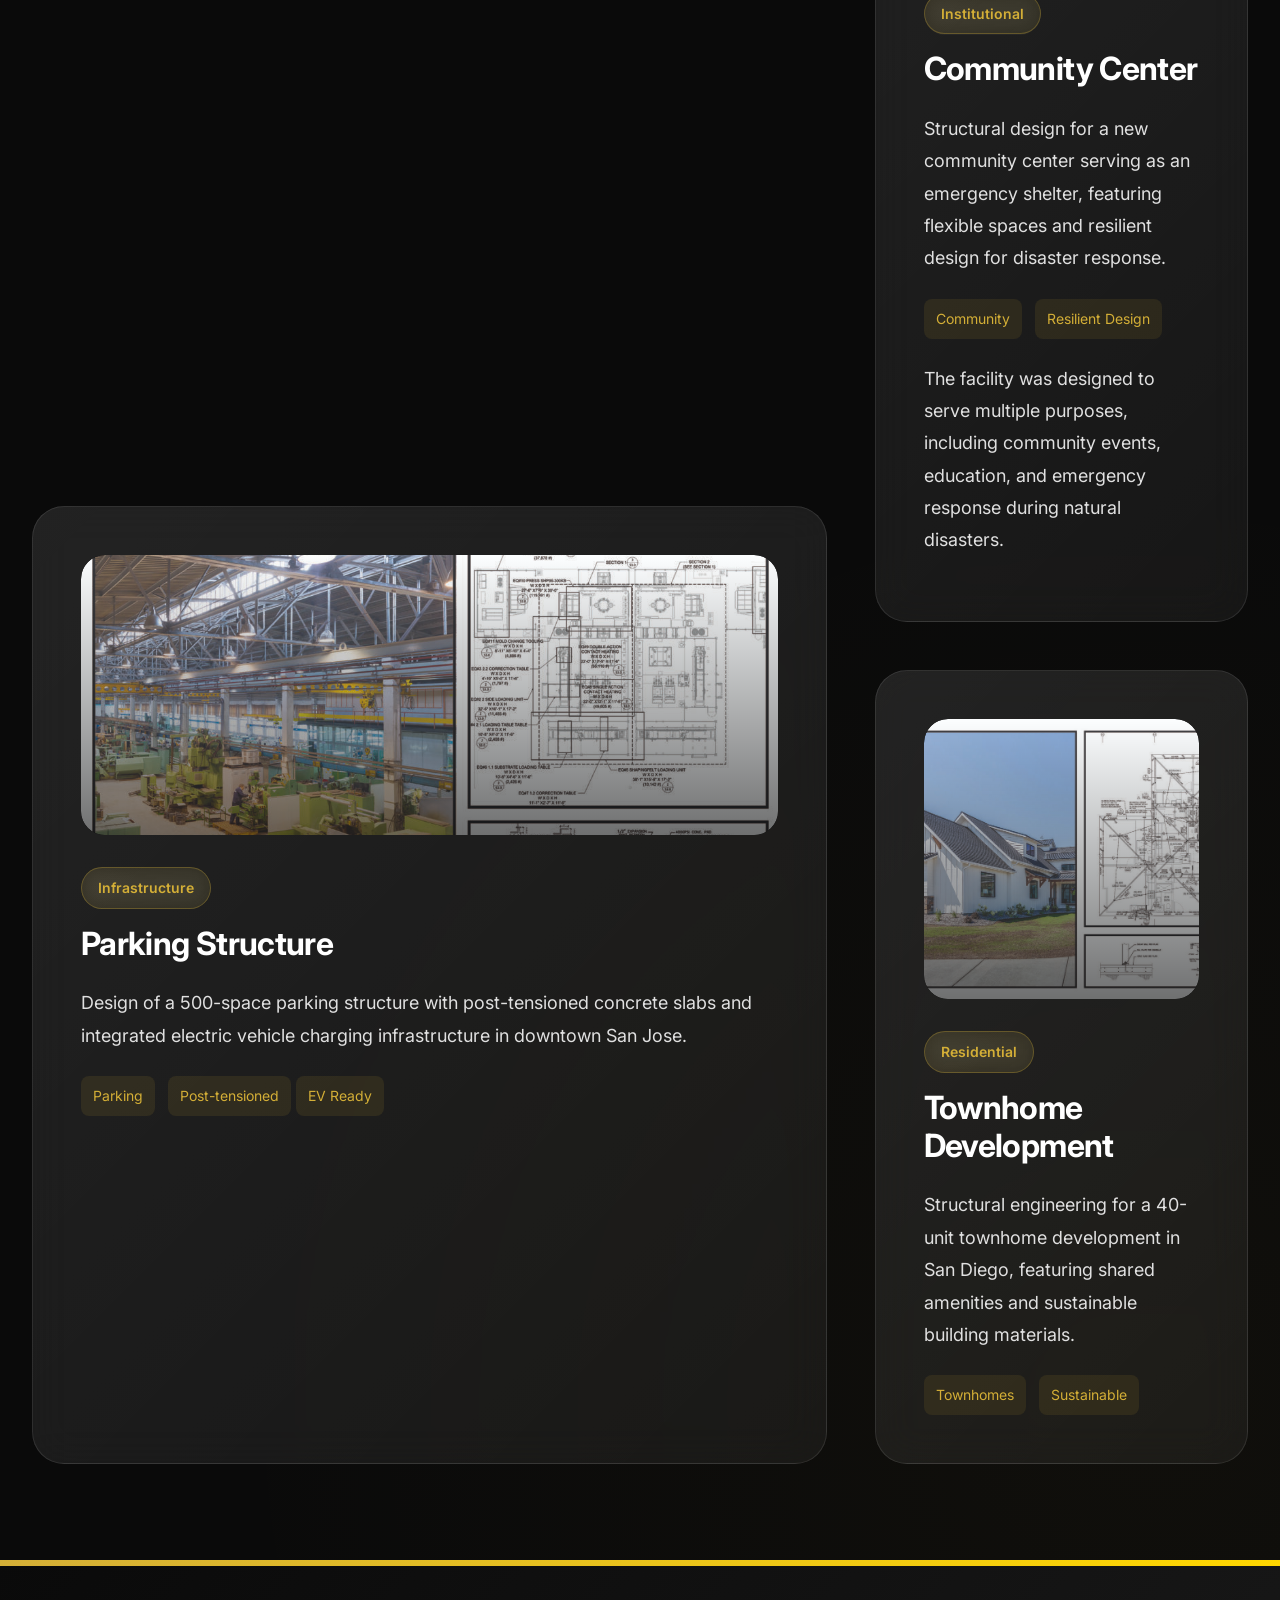
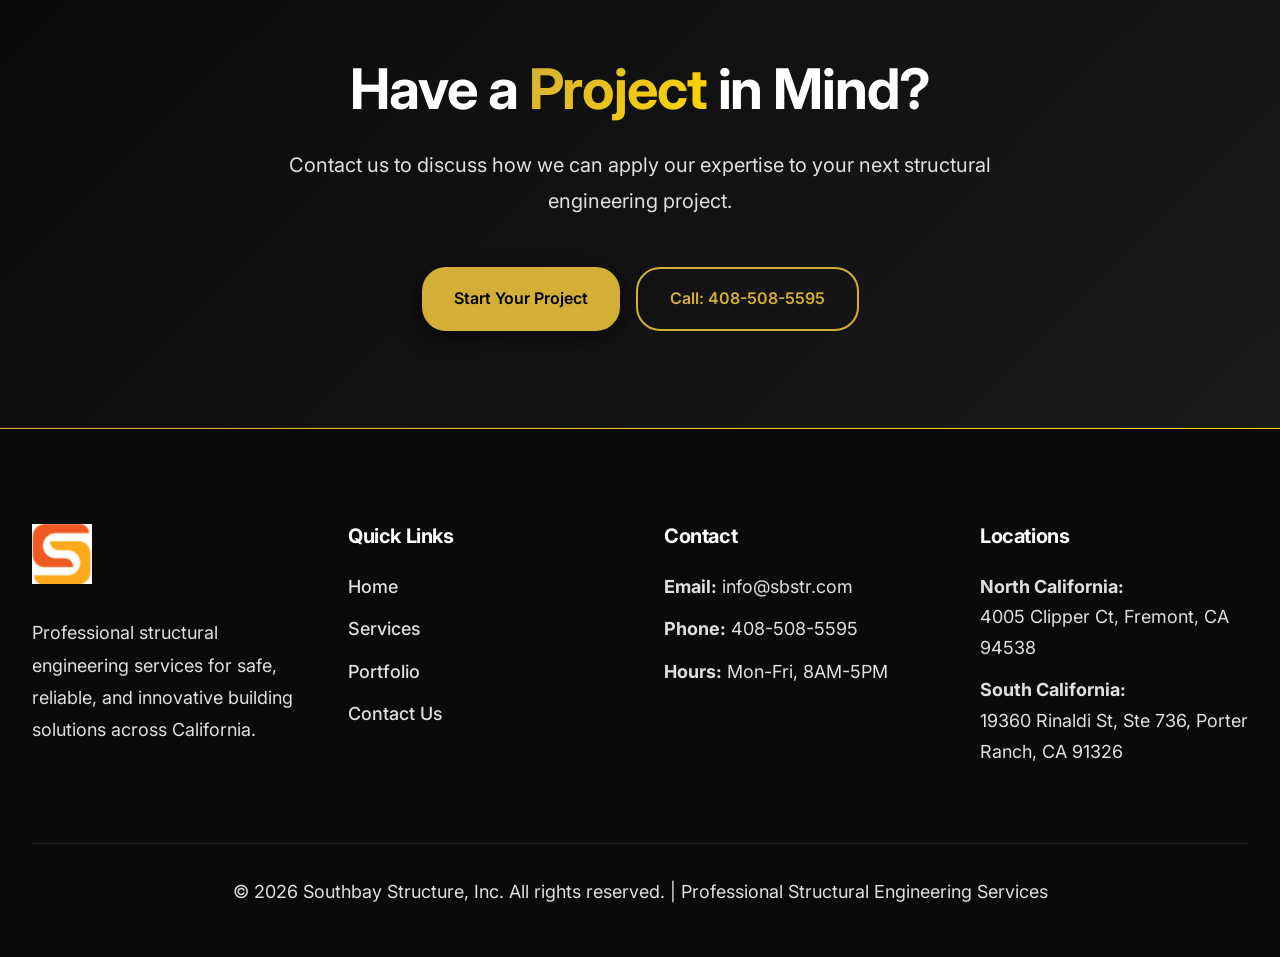
<file: docs/portfolio.html>
<!DOCTYPE html>
<html lang="en">
<head>
    <meta charset="UTF-8">
    <meta name="viewport" content="width=device-width, initial-scale=1.0">
    <title>Project Portfolio | Southbay Structure</title>
    <meta name="description" content="Browse our portfolio of structural engineering projects including residential, commercial, institutional, and infrastructure projects across California.">
    
    <!-- Google Fonts -->
    <link rel="preconnect" href="https://fonts.googleapis.com">
    <link rel="preconnect" href="https://fonts.gstatic.com" crossorigin>
    <link href="https://fonts.googleapis.com/css2?family=Inter:wght@400;500;600;700;800&display=swap" rel="stylesheet">
    
    <!-- Modern Stylesheet -->
    <link rel="stylesheet" href="css/style.css">
    
    <!-- Favicon -->
    <link rel="icon" type="image/png" href="assets/logo.png">
</head>
<body>
    <!-- Modern Navigation -->
    <nav class="navbar">
        <div class="container">
            <a href="index.html" class="logo-link">
                <img src="assets/logo.png" alt="Southbay Structure Logo" class="logo">
            </a>
            
            <ul class="nav-menu">
                <li class="nav-item"><a href="index.html">Home</a></li>
                <li class="nav-item"><a href="services.html">Services</a></li>
                <li class="nav-item"><a href="portfolio.html" class="active">Portfolio</a></li>
                <li class="nav-item"><a href="contact.html">Contact Us</a></li>
            </ul>
            
            <div class="hamburger">
                <span></span>
                <span></span>
                <span></span>
            </div>
        </div>
    </nav>

    <!-- Modern Hero Section -->
    <section class="hero">
        <div class="container">
            <h1>Project <span class="text-gradient">Portfolio</span></h1>
            <p class="mb-5">A selection of recent structural engineering projects delivered for residential and commercial clients across California. Each project demonstrates our commitment to innovative, reliable, and client-focused solutions.</p>
        </div>
    </section>

    <!-- Modern Portfolio Filter -->
    <section class="angled-section">
        <div class="container">
            <div class="text-center mb-6">
                <h2>Filter by <span class="text-gradient">Category</span></h2>
                <p style="color: var(--color-text-secondary); max-width: 800px; margin: 0 auto var(--space-xl);">Browse our diverse portfolio of structural engineering projects across California.</p>
                
                <div style="display: flex; flex-wrap: wrap; gap: var(--space-sm); justify-content: center; margin-bottom: var(--space-2xl);">
                    <button class="btn btn-secondary filter-btn active" data-filter="all">All Projects</button>
                    <button class="btn btn-secondary filter-btn" data-filter="residential">Residential</button>
                    <button class="btn btn-secondary filter-btn" data-filter="commercial">Commercial</button>
                    <button class="btn btn-secondary filter-btn" data-filter="institutional">Institutional</button>
                    <button class="btn btn-secondary filter-btn" data-filter="infrastructure">Infrastructure</button>
                </div>
            </div>
            
            <!-- Modern Portfolio Grid -->
            <div class="grid-modern" id="portfolio-grid">
                <!-- Project 1 - Residential (Large) -->
                <div class="portfolio-item card project-card card-large" data-category="residential">
                    <div class="project-image">
                        <img src="assets/images/residential-project.jpg" alt="🏠 project" class="project-image-img">
                    </div>
                    <div class="project-category">Residential</div>
                    <h3>Modern Residential Complex</h3>
                    <p>Complete structural design for a 50-unit luxury residential complex in Silicon Valley featuring sustainable design elements and advanced seismic systems.</p>
                    <div class="mt-4">
                        <span style="display: inline-block; padding: var(--space-xs) var(--space-sm); background-color: rgba(212, 175, 55, 0.1); border-radius: var(--radius-sm); font-size: 0.875rem; margin-right: var(--space-xs); color: var(--color-accent);">Multi-family</span>
                        <span style="display: inline-block; padding: var(--space-xs) var(--space-sm); background-color: rgba(212, 175, 55, 0.1); border-radius: var(--radius-sm); font-size: 0.875rem; color: var(--color-accent);">Seismic Design</span>
                    </div>
                </div>
                
                <!-- Project 2 - Commercial (Tall) -->
                <div class="portfolio-item card project-card card-tall" data-category="commercial">
                    <div class="project-image">
                        <img src="assets/images/commercial-tower.jpg" alt="🏢 project" class="project-image-img">
                    </div>
                    <div class="project-category">Commercial</div>
                    <h3>Commercial Office Tower</h3>
                    <p>Structural design for a 25-story office tower in San Francisco's Financial District, featuring innovative seismic damping systems and efficient floor plans.</p>
                    <div class="mt-4">
                        <span style="display: inline-block; padding: var(--space-xs) var(--space-sm); background-color: rgba(212, 175, 55, 0.1); border-radius: var(--radius-sm); font-size: 0.875rem; margin-right: var(--space-xs); color: var(--color-accent);">High-rise</span>
                        <span style="display: inline-block; padding: var(--space-xs) var(--space-sm); background-color: rgba(212, 175, 55, 0.1); border-radius: var(--radius-sm); font-size: 0.875rem; color: var(--color-accent);">Seismic Damping</span>
                    </div>
                    <p class="mt-4">The project included complex foundation design due to San Francisco's challenging soil conditions and seismic requirements.</p>
                </div>
                
                <!-- Project 3 - Institutional -->
                <div class="portfolio-item card project-card" data-category="institutional">
                    <div class="project-image">
                        <img src="assets/images/institutional-building.jpg" alt="🏫 project" class="project-image-img">
                    </div>
                    <div class="project-category">Institutional</div>
                    <h3>Educational Facility Retrofit</h3>
                    <p>Seismic retrofit of a historic 1920s school building in Los Angeles, preserving architectural integrity while enhancing safety to meet modern codes.</p>
                    <div class="mt-4">
                        <span style="display: inline-block; padding: var(--space-xs) var(--space-sm); background-color: rgba(212, 175, 55, 0.1); border-radius: var(--radius-sm); font-size: 0.875rem; margin-right: var(--space-xs); color: var(--color-accent);">Historic</span>
                        <span style="display: inline-block; padding: var(--space-xs) var(--space-sm); background-color: rgba(212, 175, 55, 0.1); border-radius: var(--radius-sm); font-size: 0.875rem; color: var(--color-accent);">Seismic Retrofit</span>
                    </div>
                </div>
                
                <!-- Project 4 - Residential (Wide) -->
                <div class="portfolio-item card project-card card-wide" data-category="residential">
                    <div class="project-image">
                        <img src="assets/images/custom-home.jpg" alt="🏡 project" class="project-image-img">
                    </div>
                    <div class="project-category">Residential</div>
                    <h3>Custom Home Design</h3>
                    <p>Structural engineering for a custom hillside home in Malibu with panoramic ocean views, requiring complex foundation design and slope stability analysis.</p>
                    <div class="mt-4">
                        <span style="display: inline-block; padding: var(--space-xs) var(--space-sm); background-color: rgba(212, 175, 55, 0.1); border-radius: var(--radius-sm); font-size: 0.875rem; margin-right: var(--space-xs); color: var(--color-accent);">Custom</span>
                        <span style="display: inline-block; padding: var(--space-xs) var(--space-sm); background-color: rgba(212, 175, 55, 0.1); border-radius: var(--radius-sm); font-size: 0.875rem; color: var(--color-accent);">Hillside</span>
                        <span style="display: inline-block; padding: var(--space-xs) var(--space-sm); background-color: rgba(212, 175, 55, 0.1); border-radius: var(--radius-sm); font-size: 0.875rem; color: var(--color-accent);">Complex Foundation</span>
                    </div>
                </div>
                
                <!-- Project 5 - Infrastructure -->
                <div class="portfolio-item card project-card" data-category="infrastructure">
                    <div class="project-image">
                        <img src="assets/images/bridge-structure.jpg" alt="🌉 project" class="project-image-img">
                    </div>
                    <div class="project-category">Infrastructure</div>
                    <h3>Bridge Structure</h3>
                    <p>Design and analysis of a pedestrian bridge connecting university campuses, featuring a unique architectural design and innovative structural system.</p>
                    <div class="mt-4">
                        <span style="display: inline-block; padding: var(--space-xs) var(--space-sm); background-color: rgba(212, 175, 55, 0.1); border-radius: var(--radius-sm); font-size: 0.875rem; margin-right: var(--space-xs); color: var(--color-accent);">Bridge</span>
                        <span style="display: inline-block; padding: var(--space-xs) var(--space-sm); background-color: rgba(212, 175, 55, 0.1); border-radius: var(--radius-sm); font-size: 0.875rem; color: var(--color-accent);">Pedestrian</span>
                    </div>
                </div>
                
                <!-- Project 6 - Commercial -->
                <div class="portfolio-item card project-card" data-category="commercial">
                    <div class="project-image">
                        <img src="assets/images/mixed-use-development.jpg" alt="🏬 project" class="project-image-img">
                    </div>
                    <div class="project-category">Commercial</div>
                    <h3>Mixed-Use Development</h3>
                    <p>Structural engineering for a mixed-use development featuring retail, office, and residential spaces with underground parking and green roof systems.</p>
                    <div class="mt-4">
                        <span style="display: inline-block; padding: var(--space-xs) var(--space-sm); background-color: rgba(212, 175, 55, 0.1); border-radius: var(--radius-sm); font-size: 0.875rem; margin-right: var(--space-xs); color: var(--color-accent);">Mixed-Use</span>
                        <span style="display: inline-block; padding: var(--space-xs) var(--space-sm); background-color: rgba(212, 175, 55, 0.1); border-radius: var(--radius-sm); font-size: 0.875rem; color: var(--color-accent);">Green Building</span>
                    </div>
                </div>
                
                <!-- Project 7 - Institutional (Tall) -->
                <div class="portfolio-item card project-card card-tall" data-category="institutional">
                    <div class="project-image">
                        <img src="assets/images/community-center.jpg" alt="⛪ project" class="project-image-img">
                    </div>
                    <div class="project-category">Institutional</div>
                    <h3>Community Center</h3>
                    <p>Structural design for a new community center serving as an emergency shelter, featuring flexible spaces and resilient design for disaster response.</p>
                    <div class="mt-4">
                        <span style="display: inline-block; padding: var(--space-xs) var(--space-sm); background-color: rgba(212, 175, 55, 0.1); border-radius: var(--radius-sm); font-size: 0.875rem; margin-right: var(--space-xs); color: var(--color-accent);">Community</span>
                        <span style="display: inline-block; padding: var(--space-xs) var(--space-sm); background-color: rgba(212, 175, 55, 0.1); border-radius: var(--radius-sm); font-size: 0.875rem; color: var(--color-accent);">Resilient Design</span>
                    </div>
                    <p class="mt-4">The facility was designed to serve multiple purposes, including community events, education, and emergency response during natural disasters.</p>
                </div>
                
                <!-- Project 8 - Infrastructure (Large) -->
                <div class="portfolio-item card project-card card-large" data-category="infrastructure">
                    <div class="project-image">
                        <img src="assets/images/parking-structure.jpg" alt="🚗 project" class="project-image-img">
                    </div>
                    <div class="project-category">Infrastructure</div>
                    <h3>Parking Structure</h3>
                    <p>Design of a 500-space parking structure with post-tensioned concrete slabs and integrated electric vehicle charging infrastructure in downtown San Jose.</p>
                    <div class="mt-4">
                        <span style="display: inline-block; padding: var(--space-xs) var(--space-sm); background-color: rgba(212, 175, 55, 0.1); border-radius: var(--radius-sm); font-size: 0.875rem; margin-right: var(--space-xs); color: var(--color-accent);">Parking</span>
                        <span style="display: inline-block; padding: var(--space-xs) var(--space-sm); background-color: rgba(212, 175, 55, 0.1); border-radius: var(--radius-sm); font-size: 0.875rem; color: var(--color-accent);">Post-tensioned</span>
                        <span style="display: inline-block; padding: var(--space-xs) var(--space-sm); background-color: rgba(212, 175, 55, 0.1); border-radius: var(--radius-sm); font-size: 0.875rem; color: var(--color-accent);">EV Ready</span>
                    </div>
                </div>
                
                <!-- Project 9 - Residential -->
                <div class="portfolio-item card project-card" data-category="residential">
                    <div class="project-image">
                        <img src="assets/images/townhome-development.jpg" alt="🏘️ project" class="project-image-img">
                    </div>
                    <div class="project-category">Residential</div>
                    <h3>Townhome Development</h3>
                    <p>Structural engineering for a 40-unit townhome development in San Diego, featuring shared amenities and sustainable building materials.</p>
                    <div class="mt-4">
                        <span style="display: inline-block; padding: var(--space-xs) var(--space-sm); background-color: rgba(212, 175, 55, 0.1); border-radius: var(--radius-sm); font-size: 0.875rem; margin-right: var(--space-xs); color: var(--color-accent);">Townhomes</span>
                        <span style="display: inline-block; padding: var(--space-xs) var(--space-sm); background-color: rgba(212, 175, 55, 0.1); border-radius: var(--radius-sm); font-size: 0.875rem; color: var(--color-accent);">Sustainable</span>
                    </div>
                </div>
            </div>
        </div>
    </section>

    <!-- Modern CTA Section -->
    <section class="cta-section">
        <div class="container">
            <h2>Have a <span class="text-gradient">Project</span> in Mind?</h2>
            <p>Contact us to discuss how we can apply our expertise to your next structural engineering project.</p>
            <div class="hero-buttons" style="justify-content: center;">
                <a href="contact.html" class="btn btn-primary">Start Your Project</a>
                <a href="tel:408-508-5595" class="btn btn-secondary">Call: 408-508-5595</a>
            </div>
        </div>
    </section>

    <!-- Modern Footer -->
    <footer class="footer">
        <div class="container">
            <div class="footer-grid">
                <div class="footer-column">
                    <img src="assets/logo.png" alt="Southbay Structure Logo" style="height: 60px; margin-bottom: var(--space-lg);">
                    <p style="color: var(--color-text-secondary);">Professional structural engineering services for safe, reliable, and innovative building solutions across California.</p>
                </div>
                
                <div class="footer-column">
                    <h4>Quick Links</h4>
                    <ul class="footer-links">
                        <li><a href="index.html">Home</a></li>
                        <li><a href="services.html">Services</a></li>
                        <li><a href="portfolio.html">Portfolio</a></li>
                        <li><a href="contact.html">Contact Us</a></li>
                    </ul>
                </div>
                
                <div class="footer-column">
                    <h4>Contact</h4>
                    <ul class="footer-links">
                        <li><strong>Email:</strong> info@sbstr.com</li>
                        <li><strong>Phone:</strong> 408-508-5595</li>
                        <li><strong>Hours:</strong> Mon-Fri, 8AM-5PM</li>
                    </ul>
                </div>
                
                <div class="footer-column">
                    <h4>Locations</h4>
                    <ul class="footer-links">
                        <li><strong>North California:</strong><br>4005 Clipper Ct, Fremont, CA 94538</li>
                        <li><strong>South California:</strong><br>19360 Rinaldi St, Ste 736, Porter Ranch, CA 91326</li>
                    </ul>
                </div>
            </div>
            
            <div class="footer-bottom">
                <p>&copy; 2026 Southbay Structure, Inc. All rights reserved. | Professional Structural Engineering Services</p>
            </div>
        </div>
    </footer>

    <!-- Modern JavaScript with Filtering -->
    <script>
        // Mobile menu toggle with animation
        const hamburger = document.querySelector('.hamburger');
        const navMenu = document.querySelector('.nav-menu');
        
        hamburger.addEventListener('click', () => {
            navMenu.style.display = navMenu.style.display === 'flex' ? 'none' : 'flex';
            
            // Animate hamburger to X
            const spans = hamburger.querySelectorAll('span');
            if (navMenu.style.display === 'flex') {
                spans[0].style.transform = 'rotate(45deg) translate(6px, 6px)';
                spans[1].style.opacity = '0';
                spans[2].style.transform = 'rotate(-45deg) translate(6px, -6px)';
            } else {
                spans[0].style.transform = 'none';
                spans[1].style.opacity = '1';
                spans[2].style.transform = 'none';
            }
        });

        // Update navigation active state
        document.addEventListener('DOMContentLoaded', () => {
            const currentPage = window.location.pathname.split('/').pop();
            const navLinks = document.querySelectorAll('.nav-item a');
            
            navLinks.forEach(link => {
                const linkPage = link.getAttribute('href');
                if (currentPage === linkPage || (currentPage === '' && linkPage === 'index.html')) {
                    link.classList.add('active');
                }
            });
            
            // Add subtle animations on scroll
            const observerOptions = {
                threshold: 0.1,
                rootMargin: '0px 0px -50px 0px'
            };
            
            const observer = new IntersectionObserver((entries) => {
                entries.forEach(entry => {
                    if (entry.isIntersecting) {
                        entry.target.style.opacity = '1';
                        entry.target.style.transform = 'translateY(0)';
                    }
                });
            }, observerOptions);
            
            // Observe cards for animation
            document.querySelectorAll('.card').forEach(card => {
                card.style.opacity = '0';
                card.style.transform = 'translateY(20px)';
                card.style.transition = 'opacity 0.5s ease, transform 0.5s ease';
                observer.observe(card);
            });
            
            // Portfolio filtering with modern animation
            const filterButtons = document.querySelectorAll('.filter-btn');
            const portfolioItems = document.querySelectorAll('.portfolio-item');
            
            filterButtons.forEach(button => {
                button.addEventListener('click', function() {
                    // Update active button with animation
                    filterButtons.forEach(btn => {
                        btn.classList.remove('active');
                        btn.style.transform = 'scale(1)';
                    });
                    this.classList.add('active');
                    this.style.transform = 'scale(1.05)';
                    
                    // Filter items with fade animation
                    const filterValue = this.getAttribute('data-filter');
                    
                    portfolioItems.forEach(item => {
                        item.style.opacity = '0.3';
                        item.style.transform = 'scale(0.95)';
                        item.style.transition = 'opacity 0.3s ease, transform 0.3s ease';
                        
                        setTimeout(() => {
                            if (filterValue === 'all' || item.getAttribute('data-category') === filterValue) {
                                item.style.display = 'block';
                                setTimeout(() => {
                                    item.style.opacity = '1';
                                    item.style.transform = 'scale(1)';
                                }, 50);
                            } else {
                                item.style.display = 'none';
                            }
                        }, 150);
                    });
                });
            });
        });

        // Smooth scroll for anchor links
        document.querySelectorAll('a[href^="#"]').forEach(anchor => {
            anchor.addEventListener('click', function(e) {
                e.preventDefault();
                const targetId = this.getAttribute('href');
                if (targetId === '#') return;
                
                const targetElement = document.querySelector(targetId);
                if (targetElement) {
                    window.scrollTo({
                        top: targetElement.offsetTop - 80,
                        behavior: 'smooth'
                    });
                }
            });
        });
    </script>
</body>
</html>
</file>
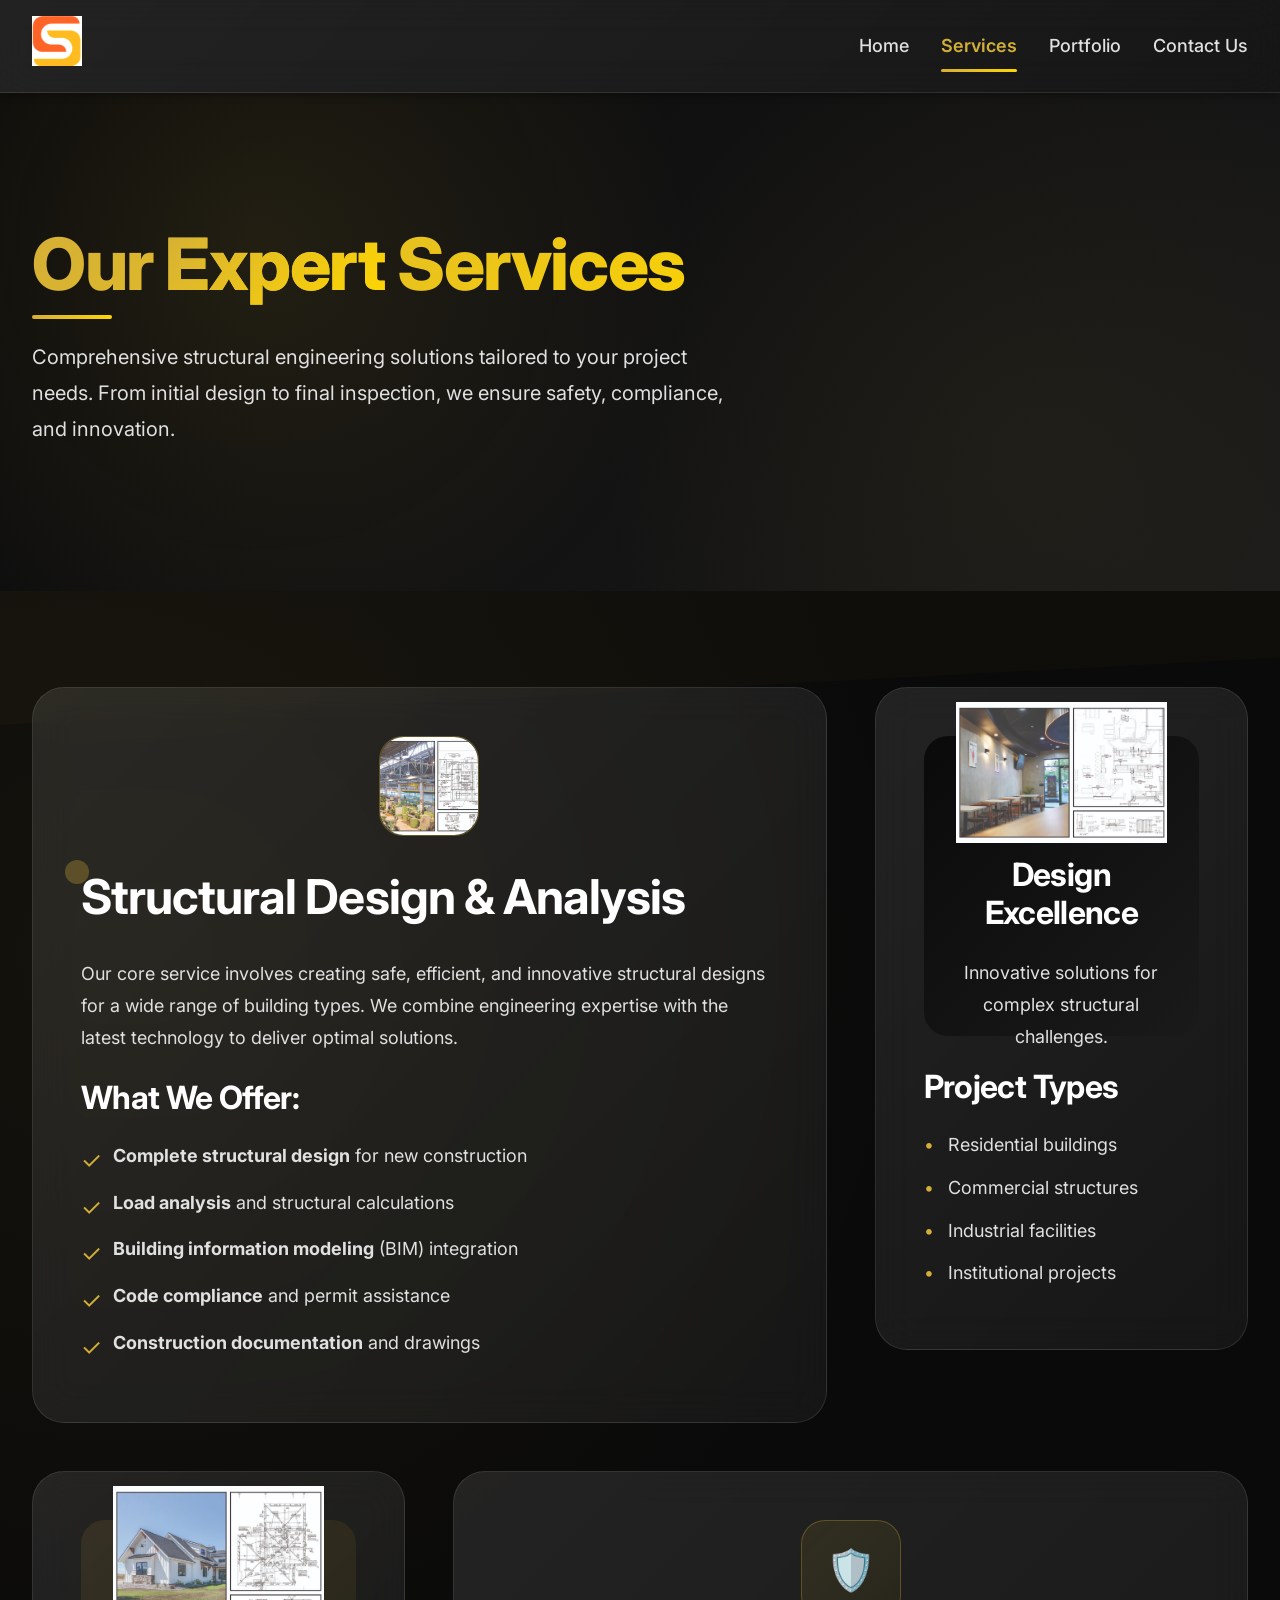
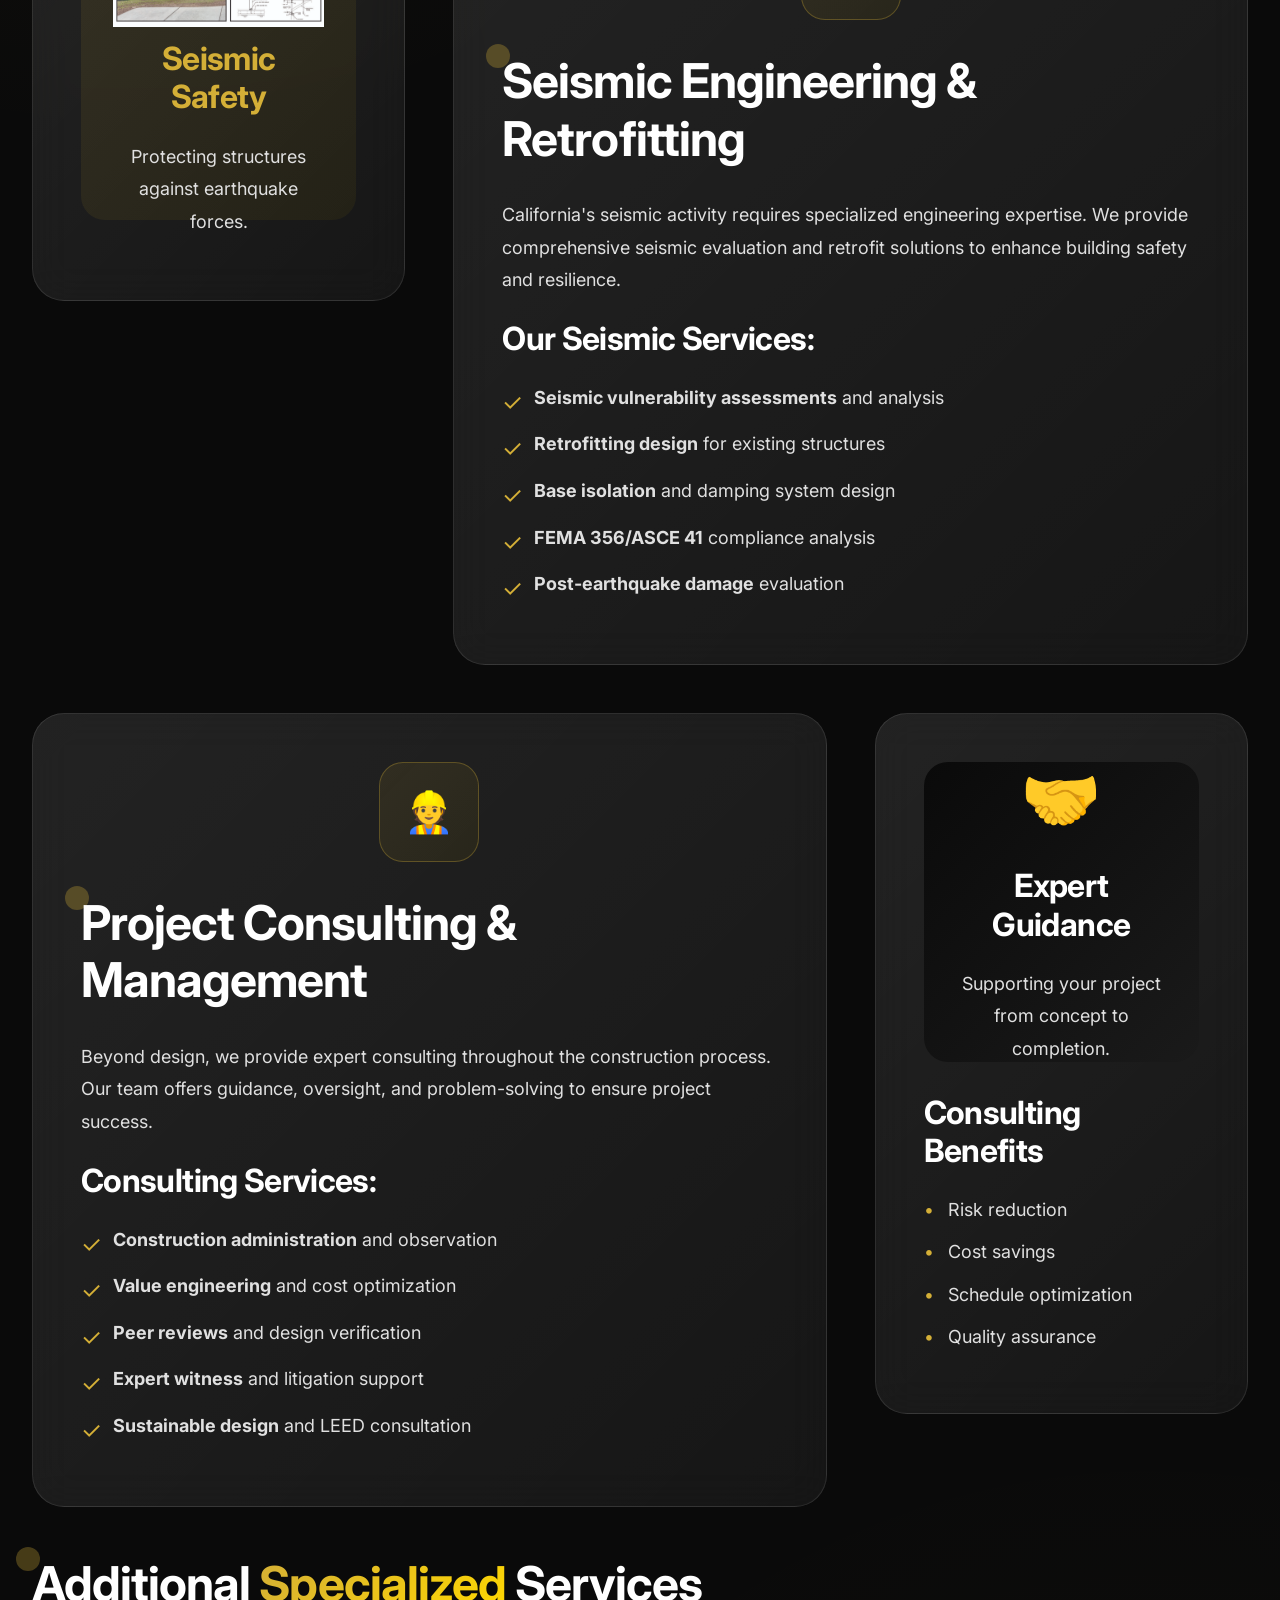
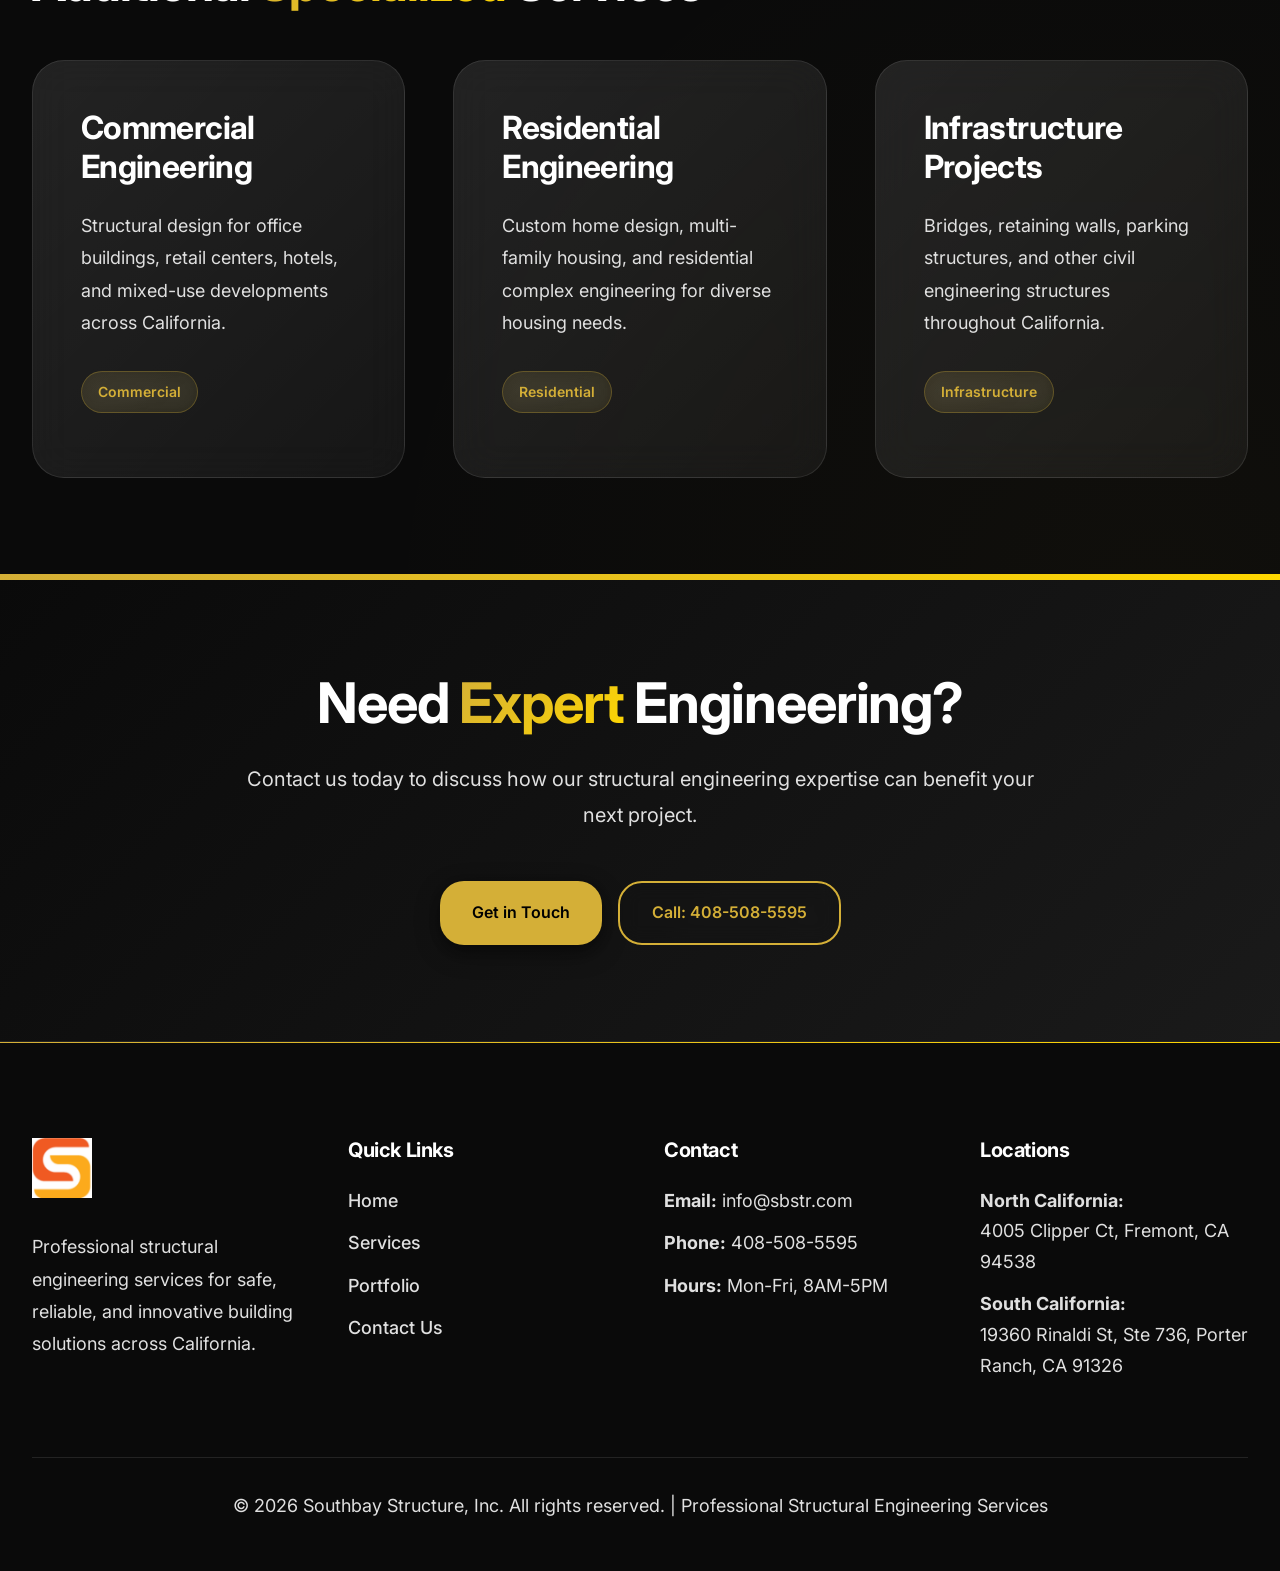
<file: docs/services.html>
<!DOCTYPE html>
<html lang="en">
<head>
    <meta charset="UTF-8">
    <meta name="viewport" content="width=device-width, initial-scale=1.0">
    <title>Our Services | Southbay Structure</title>
    <meta name="description" content="Comprehensive structural engineering services including design, analysis, seismic retrofitting, and project consulting for residential and commercial projects.">
    
    <!-- Google Fonts -->
    <link rel="preconnect" href="https://fonts.googleapis.com">
    <link rel="preconnect" href="https://fonts.gstatic.com" crossorigin>
    <link href="https://fonts.googleapis.com/css2?family=Inter:wght@400;500;600;700;800&display=swap" rel="stylesheet">
    
    <!-- Modern Stylesheet -->
    <link rel="stylesheet" href="css/style.css">
    
    <!-- Favicon -->
    <link rel="icon" type="image/png" href="assets/logo.png">
</head>
<body>
    <!-- Modern Navigation -->
    <nav class="navbar">
        <div class="container">
            <a href="index.html" class="logo-link">
                <img src="assets/logo.png" alt="Southbay Structure Logo" class="logo">
            </a>
            
            <ul class="nav-menu">
                <li class="nav-item"><a href="index.html">Home</a></li>
                <li class="nav-item"><a href="services.html" class="active">Services</a></li>
                <li class="nav-item"><a href="portfolio.html">Portfolio</a></li>
                <li class="nav-item"><a href="contact.html">Contact Us</a></li>
            </ul>
            
            <div class="hamburger">
                <span></span>
                <span></span>
                <span></span>
            </div>
        </div>
    </nav>

    <!-- Modern Hero Section -->
    <section class="hero">
        <div class="container">
            <h1>Our <span class="text-gradient">Expert</span> Services</h1>
            <p class="mb-5">Comprehensive structural engineering solutions tailored to your project needs. From initial design to final inspection, we ensure safety, compliance, and innovation.</p>
        </div>
    </section>

    <!-- Services with Modern Layout -->
    <section class="angled-section">
        <div class="container">
            <!-- Service 1: Structural Design -->
            <div class="grid-modern mb-6" id="design">
                <div class="card card-large">
                    <div class="card-icon" style="width: 100px; height: 100px; font-size: 2.5rem; margin: 0 auto var(--space-xl);">
                        <img src="assets/images/structural-design.jpg" alt="Structural Design" class="card-icon-image">
                    </div>
                    <h2>Structural Design & Analysis</h2>
                    <p>Our core service involves creating safe, efficient, and innovative structural designs for a wide range of building types. We combine engineering expertise with the latest technology to deliver optimal solutions.</p>
                    
                    <h3 class="mt-4">What We Offer:</h3>
                    <ul style="list-style: none; padding-left: 0;">
                        <li style="margin-bottom: var(--space-md); padding-left: 2rem; position: relative;">
                            <span style="position: absolute; left: 0; color: var(--color-accent); font-size: 1.5rem;">✓</span>
                            <strong>Complete structural design</strong> for new construction
                        </li>
                        <li style="margin-bottom: var(--space-md); padding-left: 2rem; position: relative;">
                            <span style="position: absolute; left: 0; color: var(--color-accent); font-size: 1.5rem;">✓</span>
                            <strong>Load analysis</strong> and structural calculations
                        </li>
                        <li style="margin-bottom: var(--space-md); padding-left: 2rem; position: relative;">
                            <span style="position: absolute; left: 0; color: var(--color-accent); font-size: 1.5rem;">✓</span>
                            <strong>Building information modeling</strong> (BIM) integration
                        </li>
                        <li style="margin-bottom: var(--space-md); padding-left: 2rem; position: relative;">
                            <span style="position: absolute; left: 0; color: var(--color-accent); font-size: 1.5rem;">✓</span>
                            <strong>Code compliance</strong> and permit assistance
                        </li>
                        <li style="margin-bottom: var(--space-md); padding-left: 2rem; position: relative;">
                            <span style="position: absolute; left: 0; color: var(--color-accent); font-size: 1.5rem;">✓</span>
                            <strong>Construction documentation</strong> and drawings
                        </li>
                    </ul>
                </div>
                
                <div class="card">
                    <div style="width: 100%; height: 300px; background: var(--gradient-dark); border-radius: var(--radius-lg); display: flex; align-items: center; justify-content: center; color: white; font-size: 1.5rem; padding: 2rem; margin-bottom: var(--space-xl);">
                        <div style="text-align: center;">
                            <img src="assets/images/project-consulting.jpg" alt="Project Consulting" style="max-width: 100%;">
                            <h3 style="color: white;">Design Excellence</h3>
                            <p>Innovative solutions for complex structural challenges.</p>
                        </div>
                    </div>
                    <h3>Project Types</h3>
                    <ul style="list-style: none; padding-left: 0;">
                        <li style="margin-bottom: var(--space-sm); padding-left: 1.5rem; position: relative;">
                            <span style="position: absolute; left: 0; color: var(--color-accent);">•</span>
                            Residential buildings
                        </li>
                        <li style="margin-bottom: var(--space-sm); padding-left: 1.5rem; position: relative;">
                            <span style="position: absolute; left: 0; color: var(--color-accent);">•</span>
                            Commercial structures
                        </li>
                        <li style="margin-bottom: var(--space-sm); padding-left: 1.5rem; position: relative;">
                            <span style="position: absolute; left: 0; color: var(--color-accent);">•</span>
                            Industrial facilities
                        </li>
                        <li style="margin-bottom: var(--space-sm); padding-left: 1.5rem; position: relative;">
                            <span style="position: absolute; left: 0; color: var(--color-accent);">•</span>
                            Institutional projects
                        </li>
                    </ul>
                </div>
            </div>
            
            <!-- Service 2: Seismic Engineering -->
            <div class="grid-modern mb-6" id="seismic">
                <div class="card">
                    <div style="width: 100%; height: 300px; background: var(--gradient-accent-subtle); border-radius: var(--radius-lg); display: flex; align-items: center; justify-content: center; color: var(--color-accent); font-size: 1.5rem; padding: 2rem; margin-bottom: var(--space-xl);">
                        <div style="text-align: center;">
                            <img src="assets/images/seismic-engineering.jpg" alt="Seismic Engineering" style="max-width: 100%;">
                            <h3 style="color: var(--color-accent);">Seismic Safety</h3>
                            <p>Protecting structures against earthquake forces.</p>
                        </div>
                    </div>
                </div>
                
                <div class="card card-large">
                    <div class="card-icon" style="width: 100px; height: 100px; font-size: 2.5rem; margin: 0 auto var(--space-xl);">
                        🛡️
                    </div>
                    <h2>Seismic Engineering & Retrofitting</h2>
                    <p>California's seismic activity requires specialized engineering expertise. We provide comprehensive seismic evaluation and retrofit solutions to enhance building safety and resilience.</p>
                    
                    <h3 class="mt-4">Our Seismic Services:</h3>
                    <ul style="list-style: none; padding-left: 0;">
                        <li style="margin-bottom: var(--space-md); padding-left: 2rem; position: relative;">
                            <span style="position: absolute; left: 0; color: var(--color-accent); font-size: 1.5rem;">✓</span>
                            <strong>Seismic vulnerability assessments</strong> and analysis
                        </li>
                        <li style="margin-bottom: var(--space-md); padding-left: 2rem; position: relative;">
                            <span style="position: absolute; left: 0; color: var(--color-accent); font-size: 1.5rem;">✓</span>
                            <strong>Retrofitting design</strong> for existing structures
                        </li>
                        <li style="margin-bottom: var(--space-md); padding-left: 2rem; position: relative;">
                            <span style="position: absolute; left: 0; color: var(--color-accent); font-size: 1.5rem;">✓</span>
                            <strong>Base isolation</strong> and damping system design
                        </li>
                        <li style="margin-bottom: var(--space-md); padding-left: 2rem; position: relative;">
                            <span style="position: absolute; left: 0; color: var(--color-accent); font-size: 1.5rem;">✓</span>
                            <strong>FEMA 356/ASCE 41</strong> compliance analysis
                        </li>
                        <li style="margin-bottom: var(--space-md); padding-left: 2rem; position: relative;">
                            <span style="position: absolute; left: 0; color: var(--color-accent); font-size: 1.5rem;">✓</span>
                            <strong>Post-earthquake damage</strong> evaluation
                        </li>
                    </ul>
                </div>
            </div>
            
            <!-- Service 3: Project Consulting -->
            <div class="grid-modern mb-6" id="consulting">
                <div class="card card-large">
                    <div class="card-icon" style="width: 100px; height: 100px; font-size: 2.5rem; margin: 0 auto var(--space-xl);">
                        👷
                    </div>
                    <h2>Project Consulting & Management</h2>
                    <p>Beyond design, we provide expert consulting throughout the construction process. Our team offers guidance, oversight, and problem-solving to ensure project success.</p>
                    
                    <h3 class="mt-4">Consulting Services:</h3>
                    <ul style="list-style: none; padding-left: 0;">
                        <li style="margin-bottom: var(--space-md); padding-left: 2rem; position: relative;">
                            <span style="position: absolute; left: 0; color: var(--color-accent); font-size: 1.5rem;">✓</span>
                            <strong>Construction administration</strong> and observation
                        </li>
                        <li style="margin-bottom: var(--space-md); padding-left: 2rem; position: relative;">
                            <span style="position: absolute; left: 0; color: var(--color-accent); font-size: 1.5rem;">✓</span>
                            <strong>Value engineering</strong> and cost optimization
                        </li>
                        <li style="margin-bottom: var(--space-md); padding-left: 2rem; position: relative;">
                            <span style="position: absolute; left: 0; color: var(--color-accent); font-size: 1.5rem;">✓</span>
                            <strong>Peer reviews</strong> and design verification
                        </li>
                        <li style="margin-bottom: var(--space-md); padding-left: 2rem; position: relative;">
                            <span style="position: absolute; left: 0; color: var(--color-accent); font-size: 1.5rem;">✓</span>
                            <strong>Expert witness</strong> and litigation support
                        </li>
                        <li style="margin-bottom: var(--space-md); padding-left: 2rem; position: relative;">
                            <span style="position: absolute; left: 0; color: var(--color-accent); font-size: 1.5rem;">✓</span>
                            <strong>Sustainable design</strong> and LEED consultation
                        </li>
                    </ul>
                </div>
                
                <div class="card">
                    <div style="width: 100%; height: 300px; background: var(--gradient-dark); border-radius: var(--radius-lg); display: flex; align-items: center; justify-content: center; color: white; font-size: 1.5rem; padding: 2rem; margin-bottom: var(--space-xl);">
                        <div style="text-align: center;">
                            <div style="font-size: 4rem; margin-bottom: 1rem;">🤝</div>
                            <h3 style="color: white;">Expert Guidance</h3>
                            <p>Supporting your project from concept to completion.</p>
                        </div>
                    </div>
                    <h3>Consulting Benefits</h3>
                    <ul style="list-style: none; padding-left: 0;">
                        <li style="margin-bottom: var(--space-sm); padding-left: 1.5rem; position: relative;">
                            <span style="position: absolute; left: 0; color: var(--color-accent);">•</span>
                            Risk reduction
                        </li>
                        <li style="margin-bottom: var(--space-sm); padding-left: 1.5rem; position: relative;">
                            <span style="position: absolute; left: 0; color: var(--color-accent);">•</span>
                            Cost savings
                        </li>
                        <li style="margin-bottom: var(--space-sm); padding-left: 1.5rem; position: relative;">
                            <span style="position: absolute; left: 0; color: var(--color-accent);">•</span>
                            Schedule optimization
                        </li>
                        <li style="margin-bottom: var(--space-sm); padding-left: 1.5rem; position: relative;">
                            <span style="position: absolute; left: 0; color: var(--color-accent);">•</span>
                            Quality assurance
                        </li>
                    </ul>
                </div>
            </div>
            
            <!-- Additional Services Grid -->
            <div class="mt-6">
                <h2 class="text-center mb-6">Additional <span class="text-gradient">Specialized</span> Services</h2>
                <div class="grid-modern">
                    <div class="card">
                        <h3>Commercial Engineering</h3>
                        <p>Structural design for office buildings, retail centers, hotels, and mixed-use developments across California.</p>
                        <div class="project-category" style="margin-top: var(--space-md);">Commercial</div>
                    </div>
                    <div class="card">
                        <h3>Residential Engineering</h3>
                        <p>Custom home design, multi-family housing, and residential complex engineering for diverse housing needs.</p>
                        <div class="project-category" style="margin-top: var(--space-md);">Residential</div>
                    </div>
                    <div class="card">
                        <h3>Infrastructure Projects</h3>
                        <p>Bridges, retaining walls, parking structures, and other civil engineering structures throughout California.</p>
                        <div class="project-category" style="margin-top: var(--space-md);">Infrastructure</div>
                    </div>
                </div>
            </div>
        </div>
    </section>

    <!-- Modern CTA Section -->
    <section class="cta-section">
        <div class="container">
            <h2>Need <span class="text-gradient">Expert</span> Engineering?</h2>
            <p>Contact us today to discuss how our structural engineering expertise can benefit your next project.</p>
            <div class="hero-buttons" style="justify-content: center;">
                <a href="contact.html" class="btn btn-primary">Get in Touch</a>
                <a href="tel:408-508-5595" class="btn btn-secondary">Call: 408-508-5595</a>
            </div>
        </div>
    </section>

    <!-- Modern Footer -->
    <footer class="footer">
        <div class="container">
            <div class="footer-grid">
                <div class="footer-column">
                    <img src="assets/logo.png" alt="Southbay Structure Logo" style="height: 60px; margin-bottom: var(--space-lg);">
                    <p style="color: var(--color-text-secondary);">Professional structural engineering services for safe, reliable, and innovative building solutions across California.</p>
                </div>
                
                <div class="footer-column">
                    <h4>Quick Links</h4>
                    <ul class="footer-links">
                        <li><a href="index.html">Home</a></li>
                        <li><a href="services.html">Services</a></li>
                        <li><a href="portfolio.html">Portfolio</a></li>
                        <li><a href="contact.html">Contact Us</a></li>
                    </ul>
                </div>
                
                <div class="footer-column">
                    <h4>Contact</h4>
                    <ul class="footer-links">
                        <li><strong>Email:</strong> info@sbstr.com</li>
                        <li><strong>Phone:</strong> 408-508-5595</li>
                        <li><strong>Hours:</strong> Mon-Fri, 8AM-5PM</li>
                    </ul>
                </div>
                
                <div class="footer-column">
                    <h4>Locations</h4>
                    <ul class="footer-links">
                        <li><strong>North California:</strong><br>4005 Clipper Ct, Fremont, CA 94538</li>
                        <li><strong>South California:</strong><br>19360 Rinaldi St, Ste 736, Porter Ranch, CA 91326</li>
                    </ul>
                </div>
            </div>
            
            <div class="footer-bottom">
                <p>&copy; 2026 Southbay Structure, Inc. All rights reserved. | Professional Structural Engineering Services</p>
            </div>
        </div>
    </footer>

    <!-- Modern JavaScript -->
    <script>
        // Mobile menu toggle with animation
        const hamburger = document.querySelector('.hamburger');
        const navMenu = document.querySelector('.nav-menu');
        
        hamburger.addEventListener('click', () => {
            navMenu.style.display = navMenu.style.display === 'flex' ? 'none' : 'flex';
            
            // Animate hamburger to X
            const spans = hamburger.querySelectorAll('span');
            if (navMenu.style.display === 'flex') {
                spans[0].style.transform = 'rotate(45deg) translate(6px, 6px)';
                spans[1].style.opacity = '0';
                spans[2].style.transform = 'rotate(-45deg) translate(6px, -6px)';
            } else {
                spans[0].style.transform = 'none';
                spans[1].style.opacity = '1';
                spans[2].style.transform = 'none';
            }
        });

        // Update navigation active state
        document.addEventListener('DOMContentLoaded', () => {
            const currentPage = window.location.pathname.split('/').pop();
            const navLinks = document.querySelectorAll('.nav-item a');
            
            navLinks.forEach(link => {
                const linkPage = link.getAttribute('href');
                if (currentPage === linkPage || (currentPage === '' && linkPage === 'index.html')) {
                    link.classList.add('active');
                }
            });
            
            // Add subtle animations on scroll
            const observerOptions = {
                threshold: 0.1,
                rootMargin: '0px 0px -50px 0px'
            };
            
            const observer = new IntersectionObserver((entries) => {
                entries.forEach(entry => {
                    if (entry.isIntersecting) {
                        entry.target.style.opacity = '1';
                        entry.target.style.transform = 'translateY(0)';
                    }
                });
            }, observerOptions);
            
            // Observe cards for animation
            document.querySelectorAll('.card').forEach(card => {
                card.style.opacity = '0';
                card.style.transform = 'translateY(20px)';
                card.style.transition = 'opacity 0.5s ease, transform 0.5s ease';
                observer.observe(card);
            });
        });

        // Smooth scroll for anchor links
        document.querySelectorAll('a[href^="#"]').forEach(anchor => {
            anchor.addEventListener('click', function(e) {
                e.preventDefault();
                const targetId = this.getAttribute('href');
                if (targetId === '#') return;
                
                const targetElement = document.querySelector(targetId);
                if (targetElement) {
                    window.scrollTo({
                        top: targetElement.offsetTop - 80,
                        behavior: 'smooth'
                    });
                }
            });
        });
    </script>
</body>
</html>
</file>
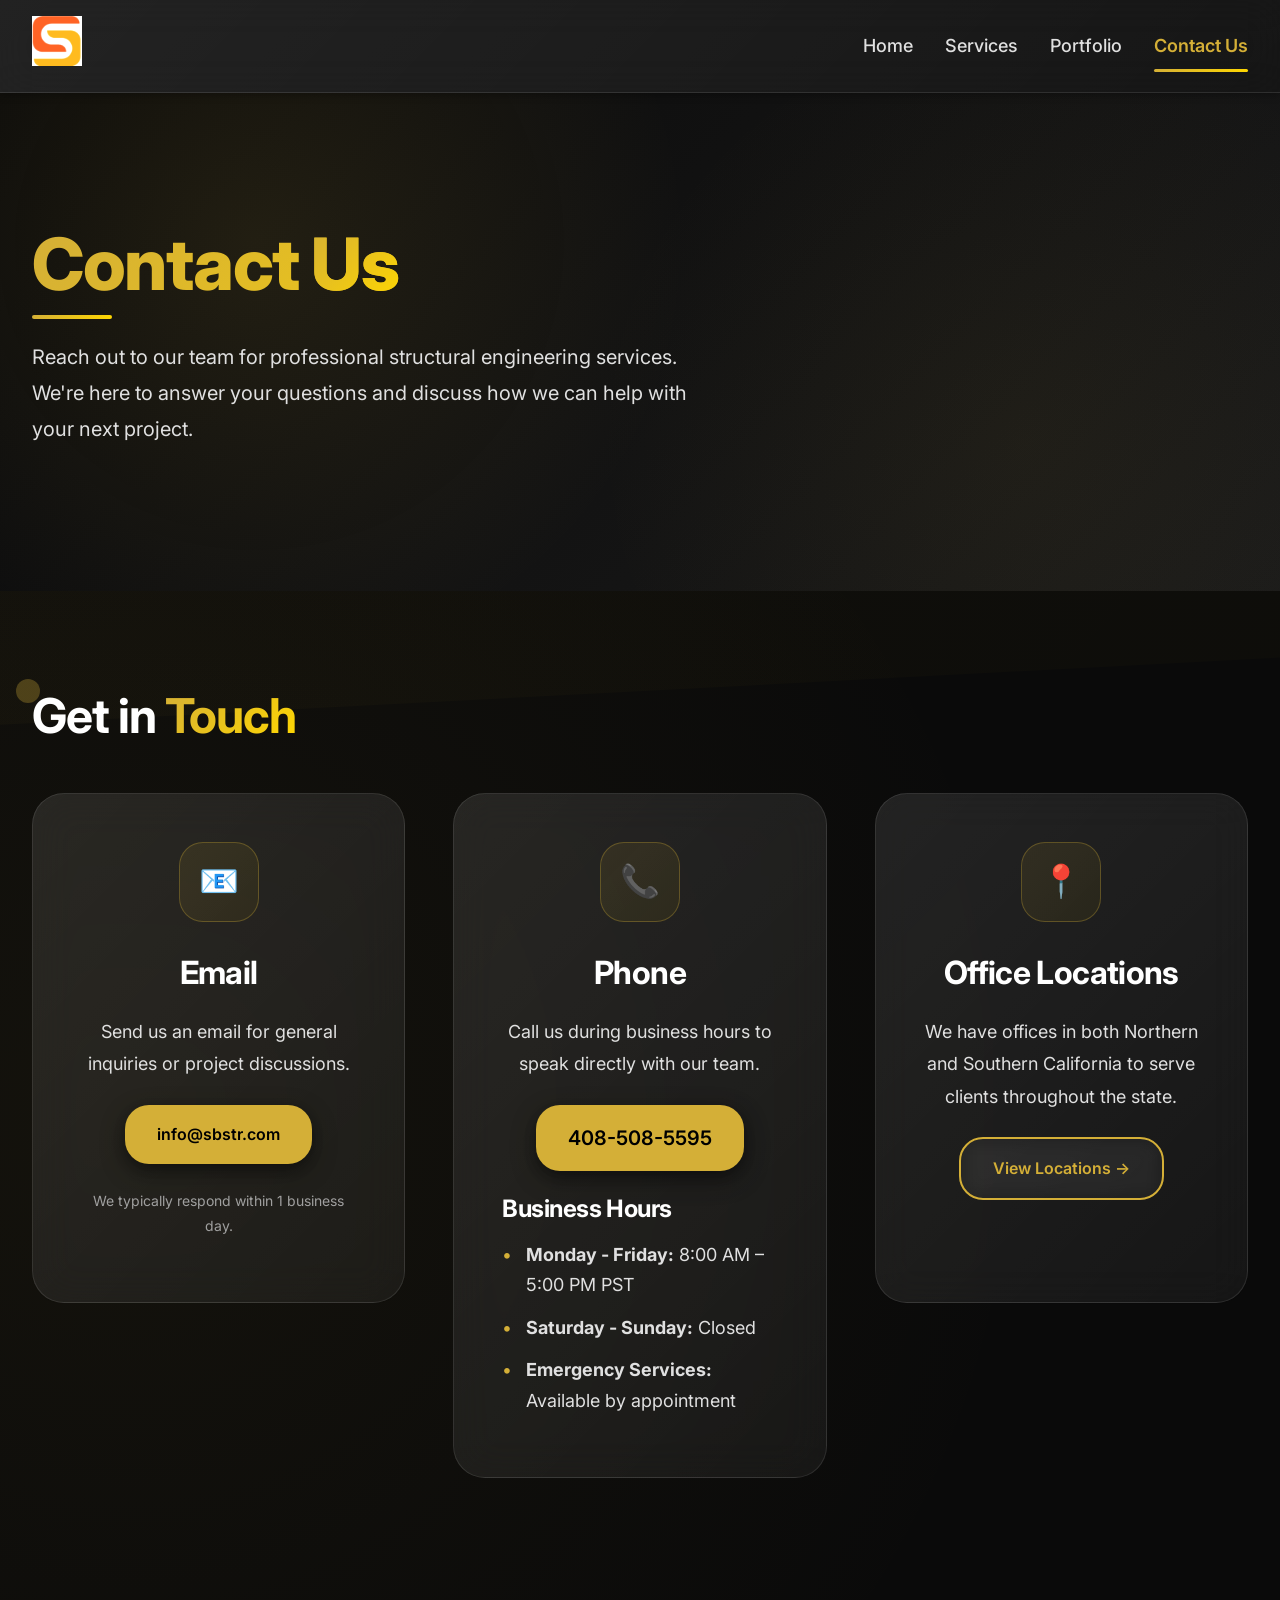
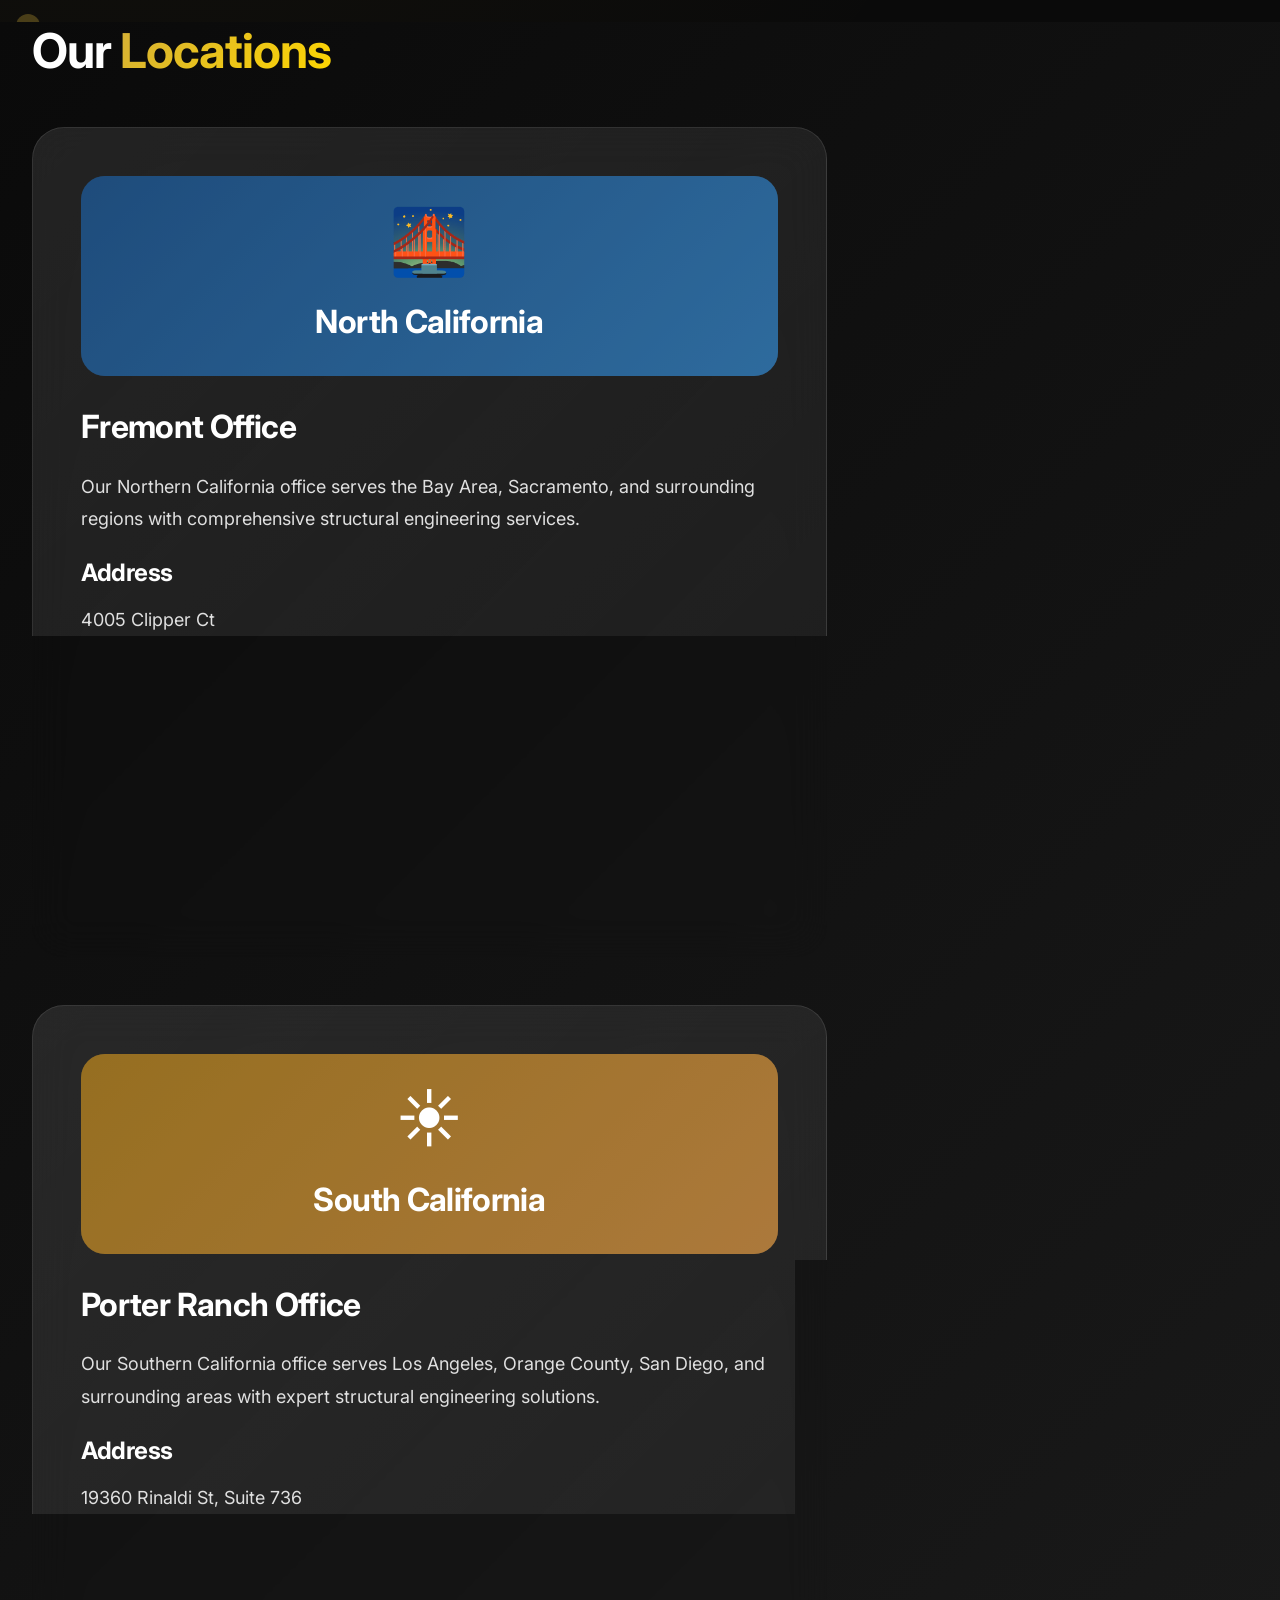
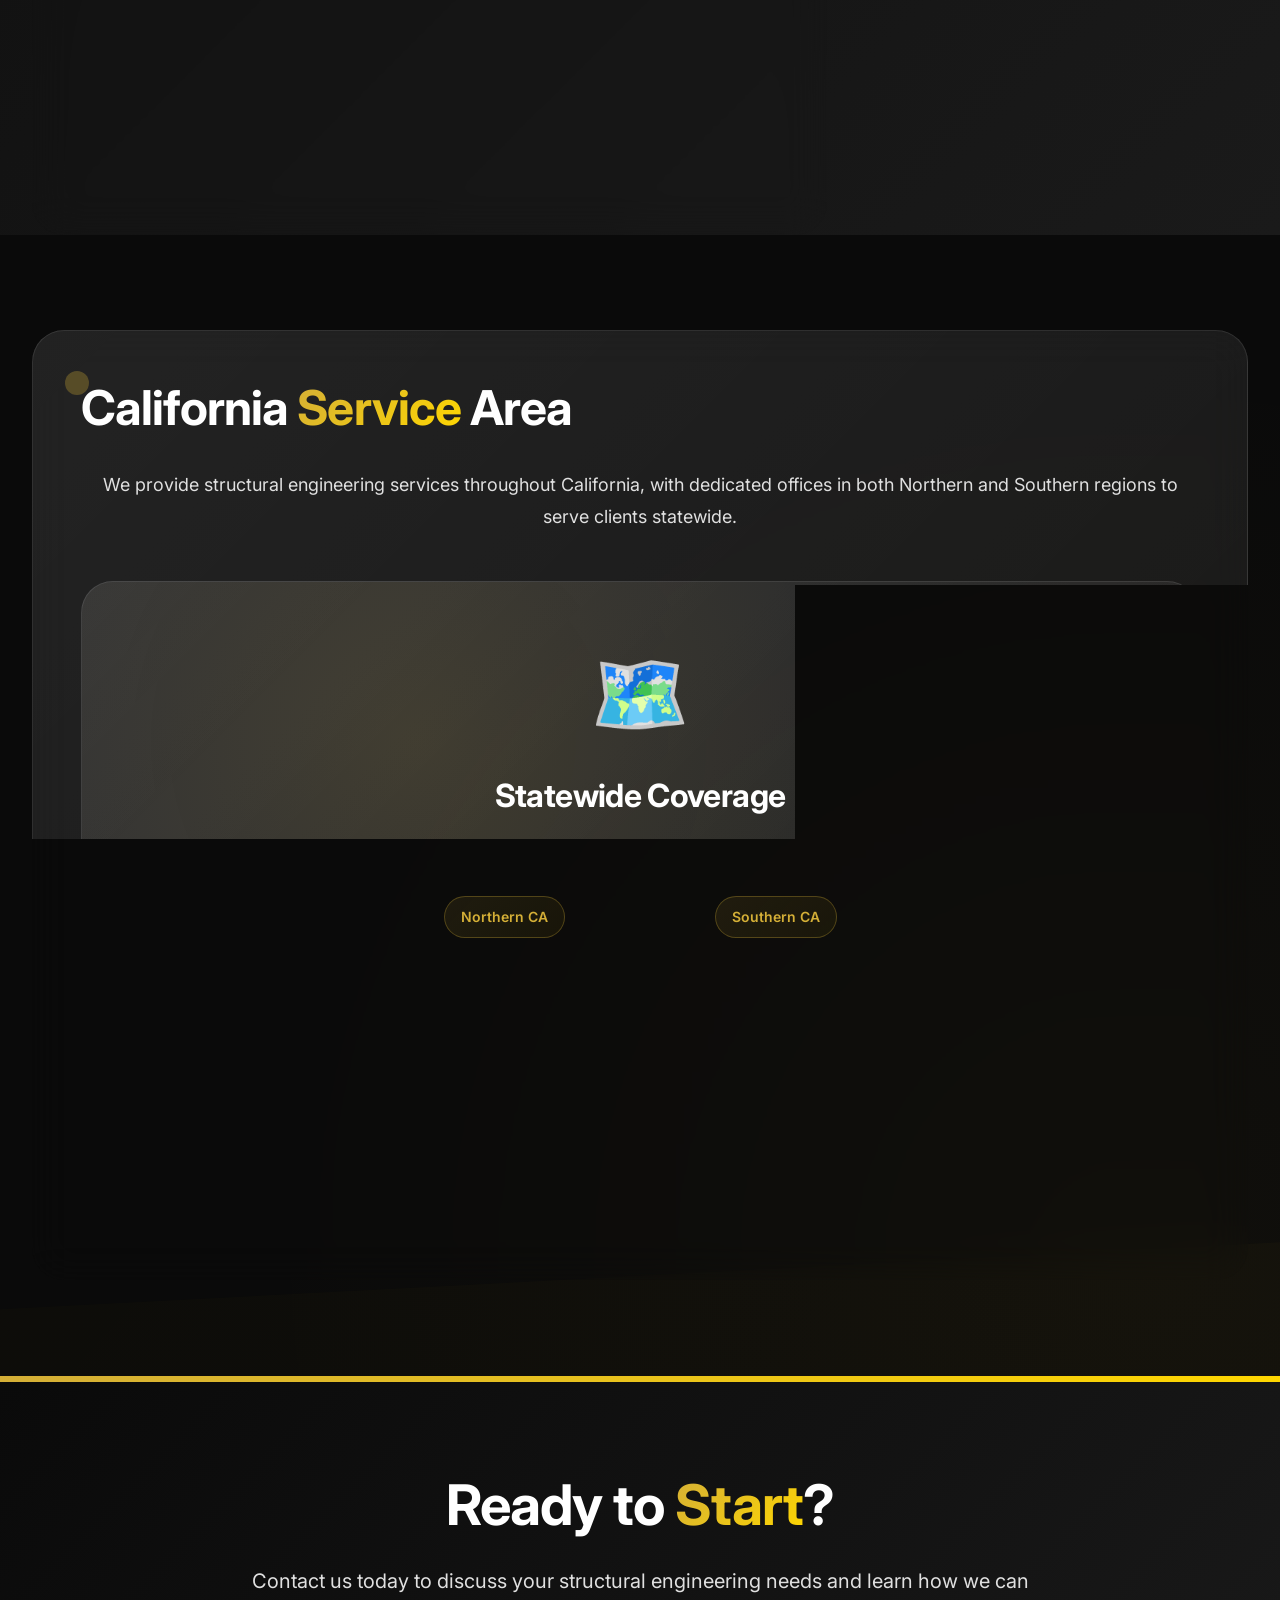
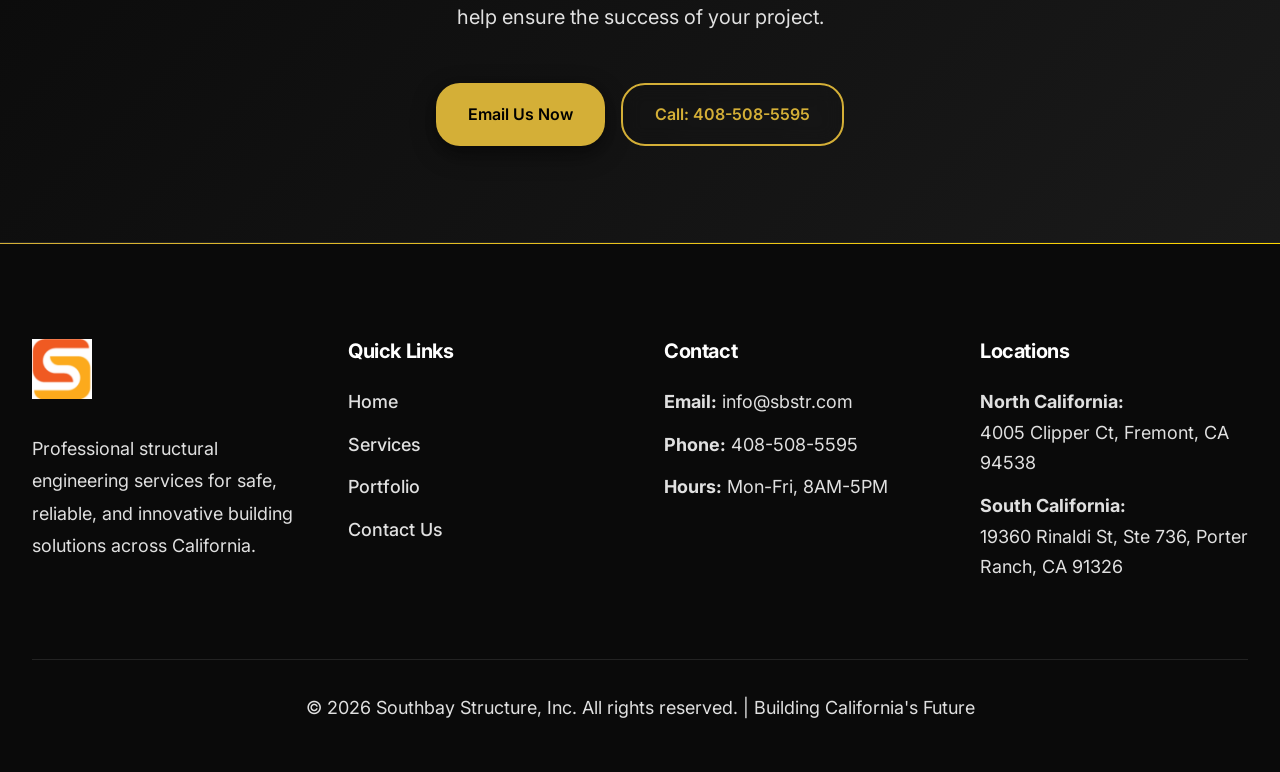
<file: site/contact.html>
<!DOCTYPE html>
<html lang="en">
<head>
    <meta charset="UTF-8">
    <meta name="viewport" content="width=device-width, initial-scale=1.0">
    <title>Contact Us | Southbay Structure</title>
    <meta name="description" content="Contact Southbay Structure for professional structural engineering services. Reach our team via email, phone, or visit our offices in Northern and Southern California.">
    
    <!-- Google Fonts -->
    <link rel="preconnect" href="https://fonts.googleapis.com">
    <link rel="preconnect" href="https://fonts.gstatic.com" crossorigin>
    <link href="https://fonts.googleapis.com/css2?family=Inter:wght@400;500;600;700;800&display=swap" rel="stylesheet">
    
    <!-- Modern Stylesheet -->
    <link rel="stylesheet" href="css/style.css">
    
    <!-- Favicon -->
    <link rel="icon" type="image/png" href="assets/logo.png">
</head>
<body>
    <!-- Modern Navigation -->
    <nav class="navbar">
        <div class="container">
            <a href="index.html" class="logo-link">
                <img src="assets/logo.png" alt="Southbay Structure Logo" class="logo">
            </a>
            
            <ul class="nav-menu">
                <li class="nav-item"><a href="index.html">Home</a></li>
                <li class="nav-item"><a href="services.html">Services</a></li>
                <li class="nav-item"><a href="portfolio.html">Portfolio</a></li>
                <li class="nav-item"><a href="contact.html" class="active">Contact Us</a></li>
            </ul>
            
            <div class="hamburger">
                <span></span>
                <span></span>
                <span></span>
            </div>
        </div>
    </nav>

    <!-- Modern Hero Section -->
    <section class="hero">
        <div class="container">
            <h1>Contact <span class="text-gradient">Us</span></h1>
            <p class="mb-5">Reach out to our team for professional structural engineering services. We're here to answer your questions and discuss how we can help with your next project.</p>
        </div>
    </section>

    <!-- Modern Contact Information -->
    <section class="angled-section">
        <div class="container">
            <h2 class="text-center mb-6">Get in <span class="text-gradient">Touch</span></h2>
            
            <div class="grid-modern mb-6">
                <!-- Contact Method 1 -->
                <div class="card">
                    <div class="card-icon" style="width: 80px; height: 80px; font-size: 2rem; margin: 0 auto var(--space-xl);">
                        📧
                    </div>
                    <h3 class="text-center">Email</h3>
                    <p class="text-center">Send us an email for general inquiries or project discussions.</p>
                    <div style="text-align: center; margin-top: var(--space-lg);">
                        <a href="mailto:info@sbstr.com" class="btn btn-primary">info@sbstr.com</a>
                    </div>
                    <p class="text-center mt-4" style="color: var(--color-text-muted); font-size: 0.875rem;">We typically respond within 1 business day.</p>
                </div>
                
                <!-- Contact Method 2 -->
                <div class="card card-tall">
                    <div class="card-icon" style="width: 80px; height: 80px; font-size: 2rem; margin: 0 auto var(--space-xl);">
                        📞
                    </div>
                    <h3 class="text-center">Phone</h3>
                    <p class="text-center">Call us during business hours to speak directly with our team.</p>
                    <div style="text-align: center; margin-top: var(--space-lg);">
                        <a href="tel:408-508-5595" class="btn btn-primary" style="font-size: 1.25rem;">408-508-5595</a>
                    </div>
                    <div class="mt-4">
                        <h4>Business Hours</h4>
                        <ul style="list-style: none; padding-left: 0;">
                            <li style="margin-bottom: var(--space-sm); padding-left: 1.5rem; position: relative;">
                                <span style="position: absolute; left: 0; color: var(--color-accent);">•</span>
                                <strong>Monday - Friday:</strong> 8:00 AM – 5:00 PM PST
                            </li>
                            <li style="margin-bottom: var(--space-sm); padding-left: 1.5rem; position: relative;">
                                <span style="position: absolute; left: 0; color: var(--color-accent);">•</span>
                                <strong>Saturday - Sunday:</strong> Closed
                            </li>
                            <li style="margin-bottom: var(--space-sm); padding-left: 1.5rem; position: relative;">
                                <span style="position: absolute; left: 0; color: var(--color-accent);">•</span>
                                <strong>Emergency Services:</strong> Available by appointment
                            </li>
                        </ul>
                    </div>
                </div>
                
                <!-- Contact Method 3 -->
                <div class="card">
                    <div class="card-icon" style="width: 80px; height: 80px; font-size: 2rem; margin: 0 auto var(--space-xl);">
                        📍
                    </div>
                    <h3 class="text-center">Office Locations</h3>
                    <p class="text-center">We have offices in both Northern and Southern California to serve clients throughout the state.</p>
                    <div style="text-align: center; margin-top: var(--space-lg);">
                        <a href="#locations" class="btn btn-secondary">View Locations →</a>
                    </div>
                </div>
            </div>
        </div>
    </section>

    <!-- Modern Office Locations -->
    <section class="section" id="locations" style="background: var(--gradient-dark);">
        <div class="container">
            <h2 class="text-center mb-6">Our <span class="text-gradient">Locations</span></h2>
            
            <div class="grid-modern">
                <!-- North CA Office (Large) -->
                <div class="card card-large">
                    <div style="width: 100%; height: 200px; background: linear-gradient(135deg, #2b6cb0 0%, #4299e1 100%); border-radius: var(--radius-lg); margin-bottom: var(--space-xl); display: flex; align-items: center; justify-content: center; color: white; font-size: 1.5rem; position: relative; overflow: hidden;">
                        <div style="text-align: center; z-index: 1;">
                            <div style="font-size: 4rem; margin-bottom: 0.5rem;">🌉</div>
                            <h3 style="color: white;">North California</h3>
                        </div>
                        <div style="position: absolute; top: 0; left: 0; right: 0; bottom: 0; background: rgba(0, 0, 0, 0.3);"></div>
                    </div>
                    <h3>Fremont Office</h3>
                    <p>Our Northern California office serves the Bay Area, Sacramento, and surrounding regions with comprehensive structural engineering services.</p>
                    
                    <div class="mt-4">
                        <h4>Address</h4>
                        <p style="font-size: 1.125rem;">
                            4005 Clipper Ct<br>
                            Fremont, CA 94538
                        </p>
                        
                        <h4 class="mt-4">Service Area</h4>
                        <ul style="list-style: none; padding-left: 0;">
                            <li style="margin-bottom: var(--space-sm); padding-left: 1.5rem; position: relative;">
                                <span style="position: absolute; left: 0; color: var(--color-accent);">•</span>
                                San Francisco Bay Area
                            </li>
                            <li style="margin-bottom: var(--space-sm); padding-left: 1.5rem; position: relative;">
                                <span style="position: absolute; left: 0; color: var(--color-accent);">•</span>
                                Silicon Valley
                            </li>
                            <li style="margin-bottom: var(--space-sm); padding-left: 1.5rem; position: relative;">
                                <span style="position: absolute; left: 0; color: var(--color-accent);">•</span>
                                Sacramento Region
                            </li>
                            <li style="margin-bottom: var(--space-sm); padding-left: 1.5rem; position: relative;">
                                <span style="position: absolute; left: 0; color: var(--color-accent);">•</span>
                                North Coast
                            </li>
                        </ul>
                    </div>
                </div>
                
                <!-- South CA Office (Large) -->
                <div class="card card-large">
                    <div style="width: 100%; height: 200px; background: linear-gradient(135deg, #d69e2e 0%, #f6ad55 100%); border-radius: var(--radius-lg); margin-bottom: var(--space-xl); display: flex; align-items: center; justify-content: center; color: white; font-size: 1.5rem; position: relative; overflow: hidden;">
                        <div style="text-align: center; z-index: 1;">
                            <div style="font-size: 4rem; margin-bottom: 0.5rem;">☀️</div>
                            <h3 style="color: white;">South California</h3>
                        </div>
                        <div style="position: absolute; top: 0; left: 0; right: 0; bottom: 0; background: rgba(0, 0, 0, 0.3);"></div>
                    </div>
                    <h3>Porter Ranch Office</h3>
                    <p>Our Southern California office serves Los Angeles, Orange County, San Diego, and surrounding areas with expert structural engineering solutions.</p>
                    
                    <div class="mt-4">
                        <h4>Address</h4>
                        <p style="font-size: 1.125rem;">
                            19360 Rinaldi St, Suite 736<br>
                            Porter Ranch, CA 91326
                        </p>
                        
                        <h4 class="mt-4">Service Area</h4>
                        <ul style="list-style: none; padding-left: 0;">
                            <li style="margin-bottom: var(--space-sm); padding-left: 1.5rem; position: relative;">
                                <span style="position: absolute; left: 0; color: var(--color-accent);">•</span>
                                Los Angeles County
                            </li>
                            <li style="margin-bottom: var(--space-sm); padding-left: 1.5rem; position: relative;">
                                <span style="position: absolute; left: 0; color: var(--color-accent);">•</span>
                                Orange County
                            </li>
                            <li style="margin-bottom: var(--space-sm); padding-left: 1.5rem; position: relative;">
                                <span style="position: absolute; left: 0; color: var(--color-accent);">•</span>
                                San Diego County
                            </li>
                            <li style="margin-bottom: var(--space-sm); padding-left: 1.5rem; position: relative;">
                                <span style="position: absolute; left: 0; color: var(--color-accent);">•</span>
                                Inland Empire
                            </li>
                        </ul>
                    </div>
                </div>
            </div>
        </div>
    </section>

    <!-- Modern Service Map -->
    <section class="angled-section" style="transform: rotate(180deg); margin-top: -1px;">
        <div class="container" style="transform: rotate(180deg);">
            <div class="card">
                <h2 class="text-center">California <span class="text-gradient">Service</span> Area</h2>
                <p class="text-center">We provide structural engineering services throughout California, with dedicated offices in both Northern and Southern regions to serve clients statewide.</p>
                
                <div style="width: 100%; height: 400px; background: var(--gradient-glass); border-radius: var(--radius-xl); margin: var(--space-2xl) 0; display: flex; align-items: center; justify-content: center; color: var(--color-text-secondary); border: 1px solid var(--color-border); position: relative; overflow: hidden;">
                    <div style="text-align: center; padding: 2rem; z-index: 1;">
                        <div style="font-size: 5rem; margin-bottom: 1rem;">🗺️</div>
                        <h3 style="color: var(--color-text-primary);">Statewide Coverage</h3>
                        <p>From the Bay Area to San Diego, we deliver expert structural engineering services across California.</p>
                        <div class="mt-4">
                            <div class="project-category" style="display: inline-block; margin: 0 var(--space-xs);">Northern CA</div>
                            <div class="project-category" style="display: inline-block; margin: 0 var(--space-xs);">Central CA</div>
                            <div class="project-category" style="display: inline-block; margin: 0 var(--space-xs);">Southern CA</div>
                        </div>
                    </div>
                    <div style="position: absolute; top: 0; left: 0; right: 0; bottom: 0; background: radial-gradient(circle at 30% 40%, rgba(212, 175, 55, 0.1) 0%, transparent 50%);"></div>
                </div>
                
                <div class="grid-modern">
                    <div class="text-center">
                        <div style="font-size: 2.5rem; margin-bottom: 0.5rem;">🏙️</div>
                        <h4>Major Cities</h4>
                        <p>San Francisco, San Jose, Los Angeles, San Diego, Sacramento</p>
                    </div>
                    <div class="text-center">
                        <div style="font-size: 2.5rem; margin-bottom: 0.5rem;">🏗️</div>
                        <h4>Project Types</h4>
                        <p>Residential, Commercial, Institutional, Infrastructure</p>
                    </div>
                    <div class="text-center">
                        <div style="font-size: 2.5rem; margin-bottom: 0.5rem;">📋</div>
                        <h4>Services</h4>
                        <p>Design, Analysis, Retrofitting, Consulting, Inspection</p>
                    </div>
                </div>
            </div>
        </div>
    </section>

    <!-- Modern CTA Section -->
    <section class="cta-section">
        <div class="container">
            <h2>Ready to <span class="text-gradient">Start</span>?</h2>
            <p>Contact us today to discuss your structural engineering needs and learn how we can help ensure the success of your project.</p>
            <div class="hero-buttons" style="justify-content: center;">
                <a href="mailto:info@sbstr.com" class="btn btn-primary">Email Us Now</a>
                <a href="tel:408-508-5595" class="btn btn-secondary">Call: 408-508-5595</a>
            </div>
        </div>
    </section>

    <!-- Modern Footer -->
    <footer class="footer">
        <div class="container">
            <div class="footer-grid">
                <div class="footer-column">
                    <img src="assets/logo.png" alt="Southbay Structure Logo" style="height: 60px; margin-bottom: var(--space-lg);">
                    <p style="color: var(--color-text-secondary);">Professional structural engineering services for safe, reliable, and innovative building solutions across California.</p>
                </div>
                
                <div class="footer-column">
                    <h4>Quick Links</h4>
                    <ul class="footer-links">
                        <li><a href="index.html">Home</a></li>
                        <li><a href="services.html">Services</a></li>
                        <li><a href="portfolio.html">Portfolio</a></li>
                        <li><a href="contact.html">Contact Us</a></li>
                    </ul>
                </div>
                
                <div class="footer-column">
                    <h4>Contact</h4>
                    <ul class="footer-links">
                        <li><strong>Email:</strong> info@sbstr.com</li>
                        <li><strong>Phone:</strong> 408-508-5595</li>
                        <li><strong>Hours:</strong> Mon-Fri, 8AM-5PM</li>
                    </ul>
                </div>
                
                <div class="footer-column">
                    <h4>Locations</h4>
                    <ul class="footer-links">
                        <li><strong>North California:</strong><br>4005 Clipper Ct, Fremont, CA 94538</li>
                        <li><strong>South California:</strong><br>19360 Rinaldi St, Ste 736, Porter Ranch, CA 91326</li>
                    </ul>
                </div>
            </div>
            
            <div class="footer-bottom">
                <p>&copy; 2026 Southbay Structure, Inc. All rights reserved. | Building California's Future</p>
            </div>
        </div>
    </footer>

    <!-- Modern JavaScript -->
    <script>
        // Mobile menu toggle with animation
        const hamburger = document.querySelector('.hamburger');
        const navMenu = document.querySelector('.nav-menu');
        
        hamburger.addEventListener('click', () => {
            navMenu.style.display = navMenu.style.display === 'flex' ? 'none' : 'flex';
            
            // Animate hamburger to X
            const spans = hamburger.querySelectorAll('span');
            if (navMenu.style.display === 'flex') {
                spans[0].style.transform = 'rotate(45deg) translate(6px, 6px)';
                spans[1].style.opacity = '0';
                spans[2].style.transform = 'rotate(-45deg) translate(6px, -6px)';
            } else {
                spans[0].style.transform = 'none';
                spans[1].style.opacity = '1';
                spans[2].style.transform = 'none';
            }
        });

        // Update navigation active state
        document.addEventListener('DOMContentLoaded', () => {
            const currentPage = window.location.pathname.split('/').pop();
            const navLinks = document.querySelectorAll('.nav-item a');
            
            navLinks.forEach(link => {
                const linkPage = link.getAttribute('href');
                if (currentPage === linkPage || (currentPage === '' && linkPage === 'index.html')) {
                    link.classList.add('active');
                }
            });
            
            // Add subtle animations on scroll
            const observerOptions = {
                threshold: 0.1,
                rootMargin: '0px 0px -50px 0px'
            };
            
            const observer = new IntersectionObserver((entries) => {
                entries.forEach(entry => {
                    if (entry.isIntersecting) {
                        entry.target.style.opacity = '1';
                        entry.target.style.transform = 'translateY(0)';
                    }
                });
            }, observerOptions);
            
            // Observe cards for animation
            document.querySelectorAll('.card').forEach(card => {
                card.style.opacity = '0';
                card.style.transform = 'translateY(20px)';
                card.style.transition = 'opacity 0.5s ease, transform 0.5s ease';
                observer.observe(card);
            });
        });

        // Smooth scroll for anchor links
        document.querySelectorAll('a[href^="#"]').forEach(anchor => {
            anchor.addEventListener('click', function(e) {
                e.preventDefault();
                const targetId = this.getAttribute('href');
                if (targetId === '#') return;
                
                const targetElement = document.querySelector(targetId);
                if (targetElement) {
                    window.scrollTo({
                        top: targetElement.offsetTop - 80,
                        behavior: 'smooth'
                    });
                }
            });
        });
    </script>
</body>
</html>
</file>
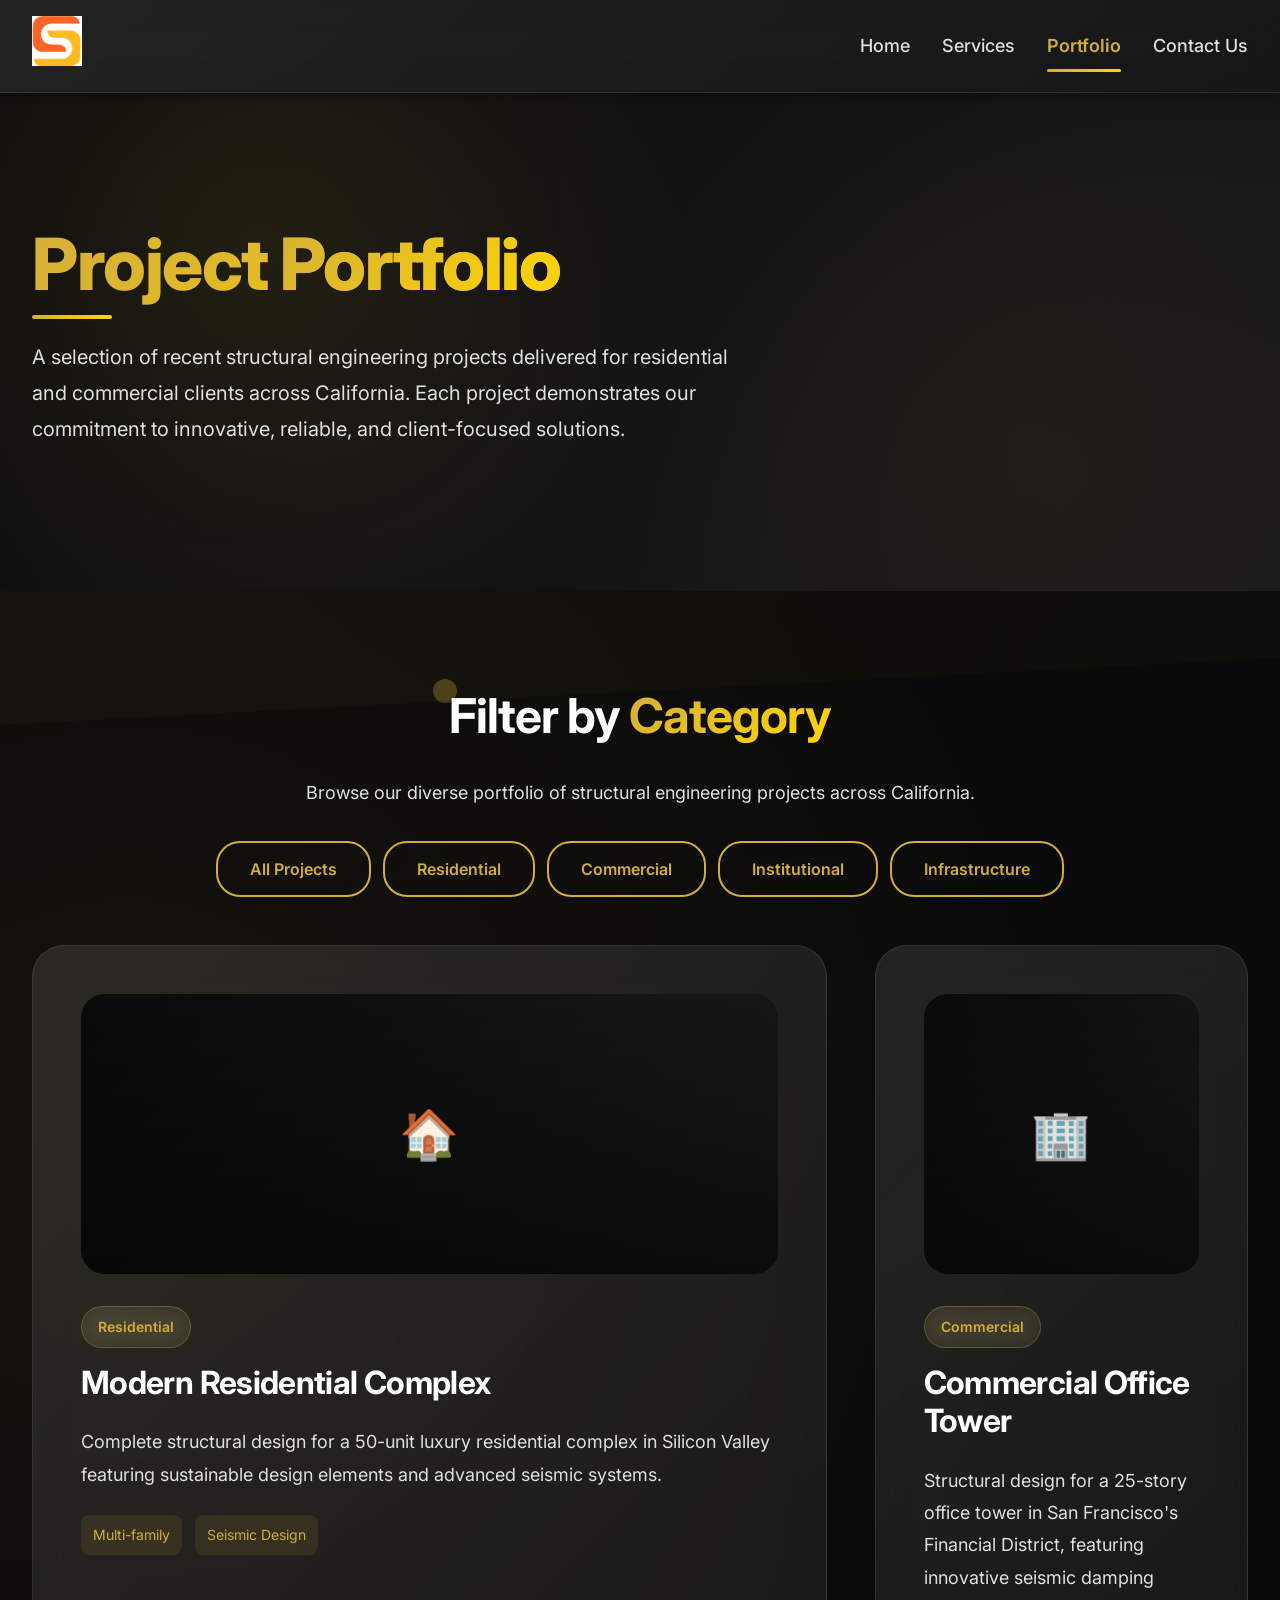
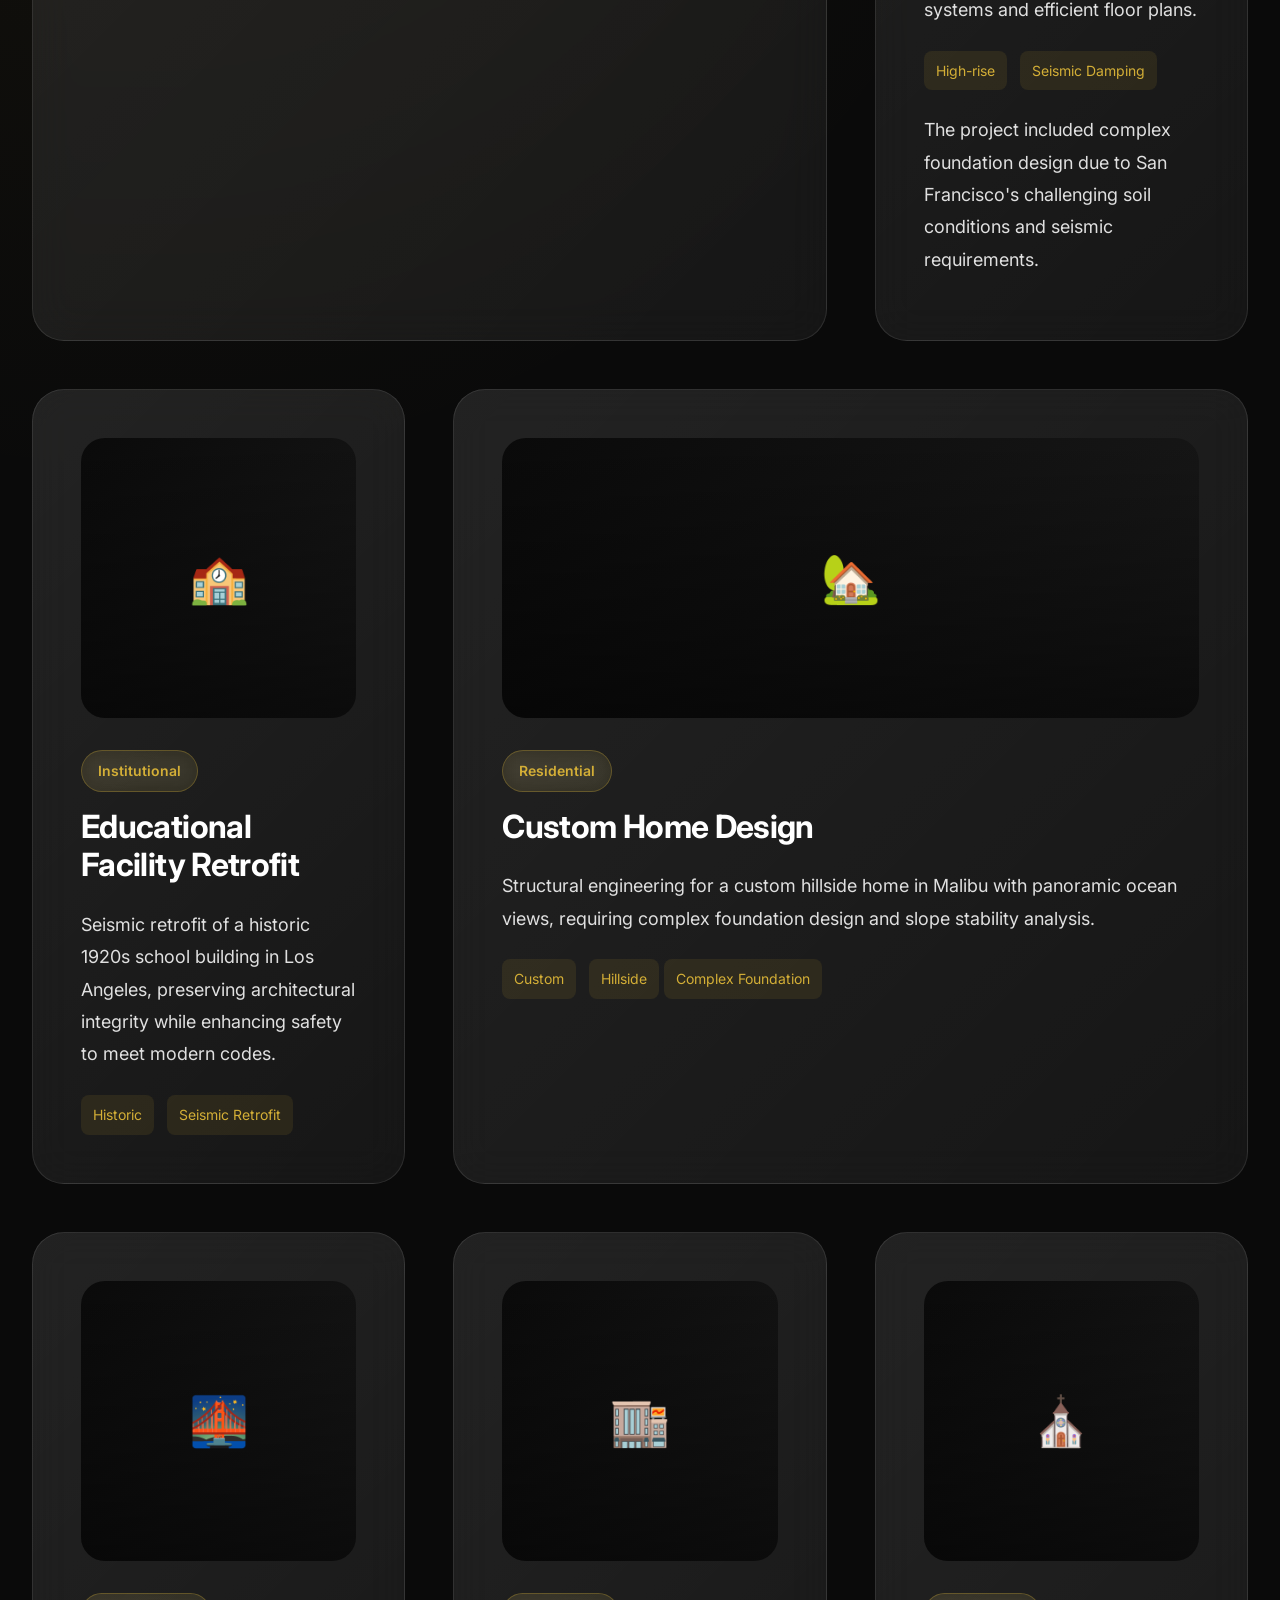
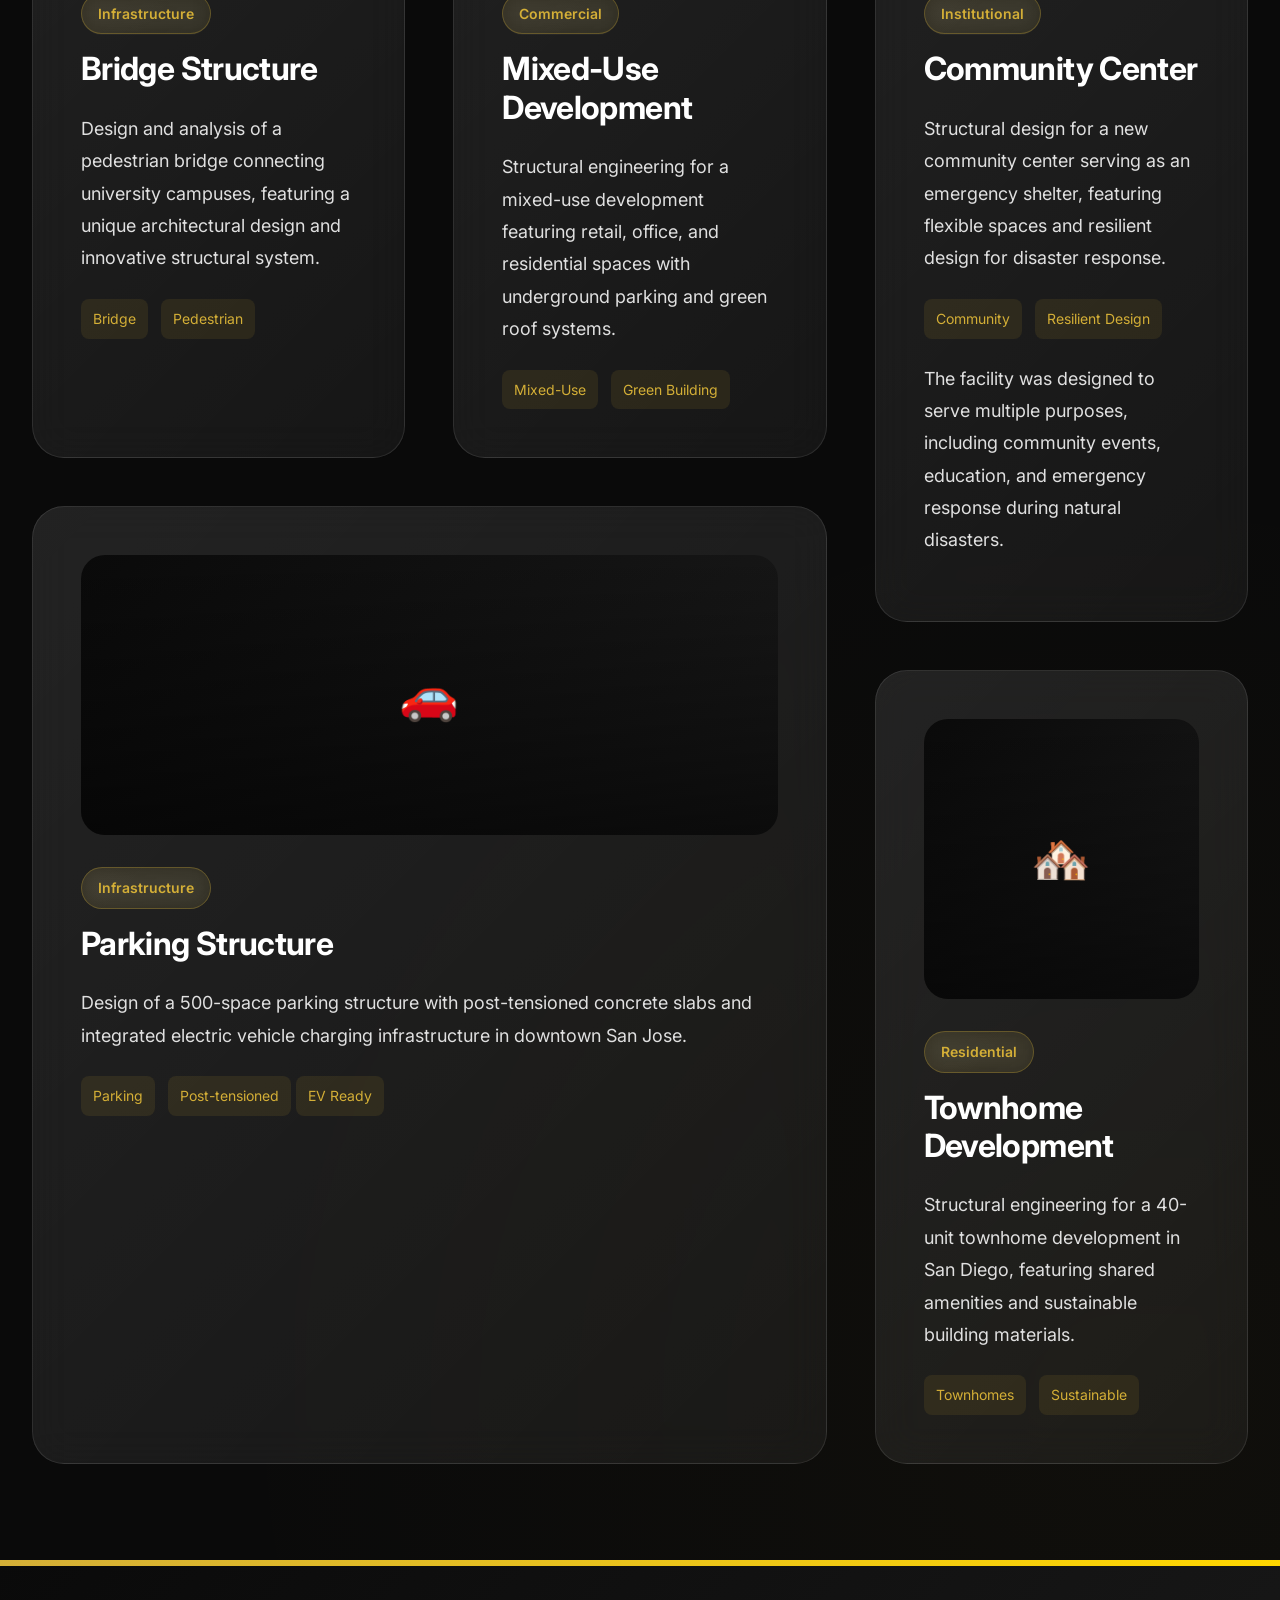
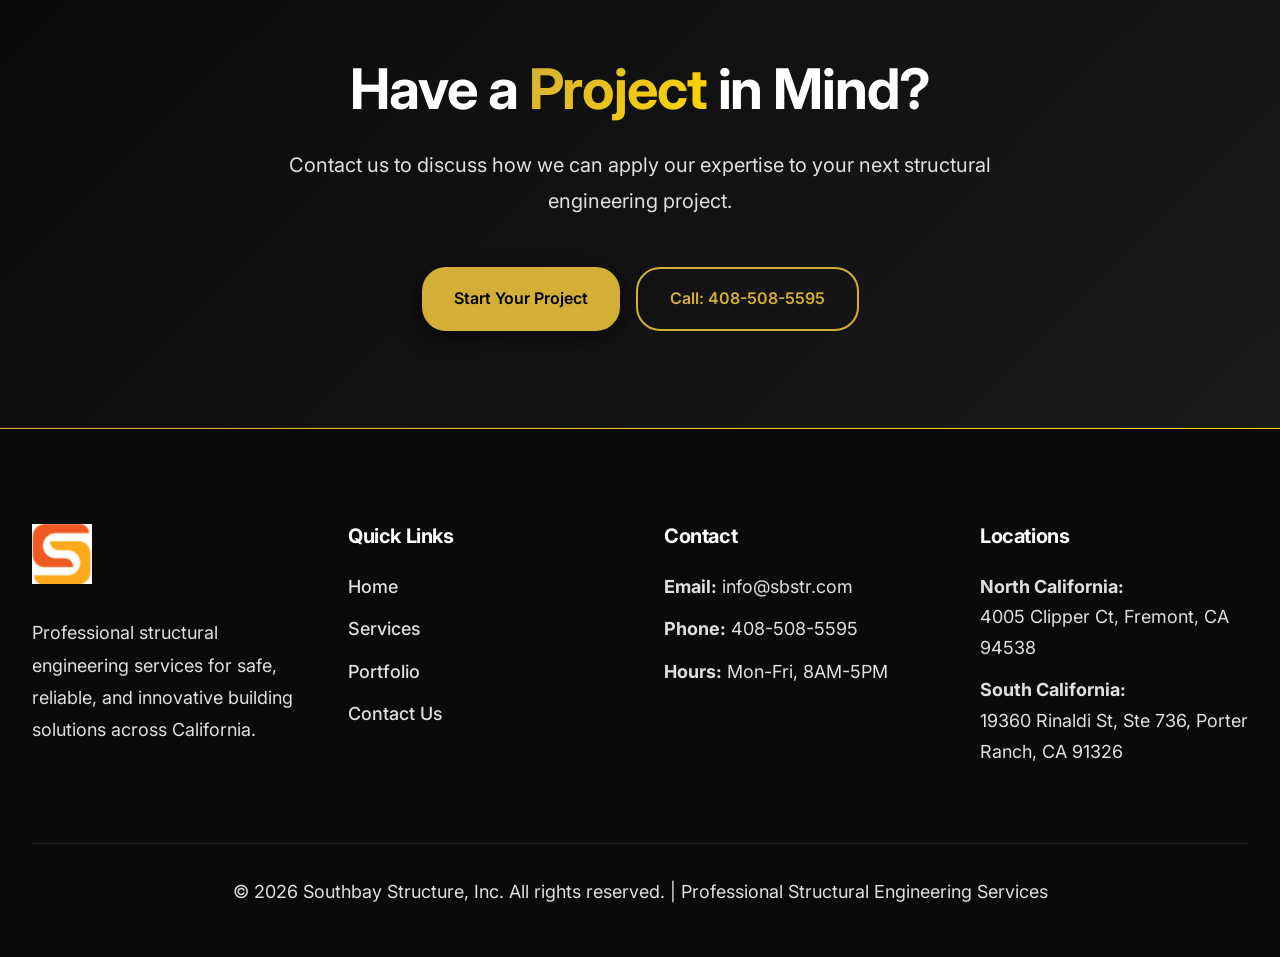
<file: site/portfolio.html>
<!DOCTYPE html>
<html lang="en">
<head>
    <meta charset="UTF-8">
    <meta name="viewport" content="width=device-width, initial-scale=1.0">
    <title>Project Portfolio | Southbay Structure</title>
    <meta name="description" content="Browse our portfolio of structural engineering projects including residential, commercial, institutional, and infrastructure projects across California.">
    
    <!-- Google Fonts -->
    <link rel="preconnect" href="https://fonts.googleapis.com">
    <link rel="preconnect" href="https://fonts.gstatic.com" crossorigin>
    <link href="https://fonts.googleapis.com/css2?family=Inter:wght@400;500;600;700;800&display=swap" rel="stylesheet">
    
    <!-- Modern Stylesheet -->
    <link rel="stylesheet" href="css/style.css">
    
    <!-- Favicon -->
    <link rel="icon" type="image/png" href="assets/logo.png">
</head>
<body>
    <!-- Modern Navigation -->
    <nav class="navbar">
        <div class="container">
            <a href="index.html" class="logo-link">
                <img src="assets/logo.png" alt="Southbay Structure Logo" class="logo">
            </a>
            
            <ul class="nav-menu">
                <li class="nav-item"><a href="index.html">Home</a></li>
                <li class="nav-item"><a href="services.html">Services</a></li>
                <li class="nav-item"><a href="portfolio.html" class="active">Portfolio</a></li>
                <li class="nav-item"><a href="contact.html">Contact Us</a></li>
            </ul>
            
            <div class="hamburger">
                <span></span>
                <span></span>
                <span></span>
            </div>
        </div>
    </nav>

    <!-- Modern Hero Section -->
    <section class="hero">
        <div class="container">
            <h1>Project <span class="text-gradient">Portfolio</span></h1>
            <p class="mb-5">A selection of recent structural engineering projects delivered for residential and commercial clients across California. Each project demonstrates our commitment to innovative, reliable, and client-focused solutions.</p>
        </div>
    </section>

    <!-- Modern Portfolio Filter -->
    <section class="angled-section">
        <div class="container">
            <div class="text-center mb-6">
                <h2>Filter by <span class="text-gradient">Category</span></h2>
                <p style="color: var(--color-text-secondary); max-width: 800px; margin: 0 auto var(--space-xl);">Browse our diverse portfolio of structural engineering projects across California.</p>
                
                <div style="display: flex; flex-wrap: wrap; gap: var(--space-sm); justify-content: center; margin-bottom: var(--space-2xl);">
                    <button class="btn btn-secondary filter-btn active" data-filter="all">All Projects</button>
                    <button class="btn btn-secondary filter-btn" data-filter="residential">Residential</button>
                    <button class="btn btn-secondary filter-btn" data-filter="commercial">Commercial</button>
                    <button class="btn btn-secondary filter-btn" data-filter="institutional">Institutional</button>
                    <button class="btn btn-secondary filter-btn" data-filter="infrastructure">Infrastructure</button>
                </div>
            </div>
            
            <!-- Modern Portfolio Grid -->
            <div class="grid-modern" id="portfolio-grid">
                <!-- Project 1 - Residential (Large) -->
                <div class="portfolio-item card project-card card-large" data-category="residential">
                    <div class="project-image">
                        <div class="project-image-content">🏠</div>
                    </div>
                    <div class="project-category">Residential</div>
                    <h3>Modern Residential Complex</h3>
                    <p>Complete structural design for a 50-unit luxury residential complex in Silicon Valley featuring sustainable design elements and advanced seismic systems.</p>
                    <div class="mt-4">
                        <span style="display: inline-block; padding: var(--space-xs) var(--space-sm); background-color: rgba(212, 175, 55, 0.1); border-radius: var(--radius-sm); font-size: 0.875rem; margin-right: var(--space-xs); color: var(--color-accent);">Multi-family</span>
                        <span style="display: inline-block; padding: var(--space-xs) var(--space-sm); background-color: rgba(212, 175, 55, 0.1); border-radius: var(--radius-sm); font-size: 0.875rem; color: var(--color-accent);">Seismic Design</span>
                    </div>
                </div>
                
                <!-- Project 2 - Commercial (Tall) -->
                <div class="portfolio-item card project-card card-tall" data-category="commercial">
                    <div class="project-image">
                        <div class="project-image-content">🏢</div>
                    </div>
                    <div class="project-category">Commercial</div>
                    <h3>Commercial Office Tower</h3>
                    <p>Structural design for a 25-story office tower in San Francisco's Financial District, featuring innovative seismic damping systems and efficient floor plans.</p>
                    <div class="mt-4">
                        <span style="display: inline-block; padding: var(--space-xs) var(--space-sm); background-color: rgba(212, 175, 55, 0.1); border-radius: var(--radius-sm); font-size: 0.875rem; margin-right: var(--space-xs); color: var(--color-accent);">High-rise</span>
                        <span style="display: inline-block; padding: var(--space-xs) var(--space-sm); background-color: rgba(212, 175, 55, 0.1); border-radius: var(--radius-sm); font-size: 0.875rem; color: var(--color-accent);">Seismic Damping</span>
                    </div>
                    <p class="mt-4">The project included complex foundation design due to San Francisco's challenging soil conditions and seismic requirements.</p>
                </div>
                
                <!-- Project 3 - Institutional -->
                <div class="portfolio-item card project-card" data-category="institutional">
                    <div class="project-image">
                        <div class="project-image-content">🏫</div>
                    </div>
                    <div class="project-category">Institutional</div>
                    <h3>Educational Facility Retrofit</h3>
                    <p>Seismic retrofit of a historic 1920s school building in Los Angeles, preserving architectural integrity while enhancing safety to meet modern codes.</p>
                    <div class="mt-4">
                        <span style="display: inline-block; padding: var(--space-xs) var(--space-sm); background-color: rgba(212, 175, 55, 0.1); border-radius: var(--radius-sm); font-size: 0.875rem; margin-right: var(--space-xs); color: var(--color-accent);">Historic</span>
                        <span style="display: inline-block; padding: var(--space-xs) var(--space-sm); background-color: rgba(212, 175, 55, 0.1); border-radius: var(--radius-sm); font-size: 0.875rem; color: var(--color-accent);">Seismic Retrofit</span>
                    </div>
                </div>
                
                <!-- Project 4 - Residential (Wide) -->
                <div class="portfolio-item card project-card card-wide" data-category="residential">
                    <div class="project-image">
                        <div class="project-image-content">🏡</div>
                    </div>
                    <div class="project-category">Residential</div>
                    <h3>Custom Home Design</h3>
                    <p>Structural engineering for a custom hillside home in Malibu with panoramic ocean views, requiring complex foundation design and slope stability analysis.</p>
                    <div class="mt-4">
                        <span style="display: inline-block; padding: var(--space-xs) var(--space-sm); background-color: rgba(212, 175, 55, 0.1); border-radius: var(--radius-sm); font-size: 0.875rem; margin-right: var(--space-xs); color: var(--color-accent);">Custom</span>
                        <span style="display: inline-block; padding: var(--space-xs) var(--space-sm); background-color: rgba(212, 175, 55, 0.1); border-radius: var(--radius-sm); font-size: 0.875rem; color: var(--color-accent);">Hillside</span>
                        <span style="display: inline-block; padding: var(--space-xs) var(--space-sm); background-color: rgba(212, 175, 55, 0.1); border-radius: var(--radius-sm); font-size: 0.875rem; color: var(--color-accent);">Complex Foundation</span>
                    </div>
                </div>
                
                <!-- Project 5 - Infrastructure -->
                <div class="portfolio-item card project-card" data-category="infrastructure">
                    <div class="project-image">
                        <div class="project-image-content">🌉</div>
                    </div>
                    <div class="project-category">Infrastructure</div>
                    <h3>Bridge Structure</h3>
                    <p>Design and analysis of a pedestrian bridge connecting university campuses, featuring a unique architectural design and innovative structural system.</p>
                    <div class="mt-4">
                        <span style="display: inline-block; padding: var(--space-xs) var(--space-sm); background-color: rgba(212, 175, 55, 0.1); border-radius: var(--radius-sm); font-size: 0.875rem; margin-right: var(--space-xs); color: var(--color-accent);">Bridge</span>
                        <span style="display: inline-block; padding: var(--space-xs) var(--space-sm); background-color: rgba(212, 175, 55, 0.1); border-radius: var(--radius-sm); font-size: 0.875rem; color: var(--color-accent);">Pedestrian</span>
                    </div>
                </div>
                
                <!-- Project 6 - Commercial -->
                <div class="portfolio-item card project-card" data-category="commercial">
                    <div class="project-image">
                        <div class="project-image-content">🏬</div>
                    </div>
                    <div class="project-category">Commercial</div>
                    <h3>Mixed-Use Development</h3>
                    <p>Structural engineering for a mixed-use development featuring retail, office, and residential spaces with underground parking and green roof systems.</p>
                    <div class="mt-4">
                        <span style="display: inline-block; padding: var(--space-xs) var(--space-sm); background-color: rgba(212, 175, 55, 0.1); border-radius: var(--radius-sm); font-size: 0.875rem; margin-right: var(--space-xs); color: var(--color-accent);">Mixed-Use</span>
                        <span style="display: inline-block; padding: var(--space-xs) var(--space-sm); background-color: rgba(212, 175, 55, 0.1); border-radius: var(--radius-sm); font-size: 0.875rem; color: var(--color-accent);">Green Building</span>
                    </div>
                </div>
                
                <!-- Project 7 - Institutional (Tall) -->
                <div class="portfolio-item card project-card card-tall" data-category="institutional">
                    <div class="project-image">
                        <div class="project-image-content">⛪</div>
                    </div>
                    <div class="project-category">Institutional</div>
                    <h3>Community Center</h3>
                    <p>Structural design for a new community center serving as an emergency shelter, featuring flexible spaces and resilient design for disaster response.</p>
                    <div class="mt-4">
                        <span style="display: inline-block; padding: var(--space-xs) var(--space-sm); background-color: rgba(212, 175, 55, 0.1); border-radius: var(--radius-sm); font-size: 0.875rem; margin-right: var(--space-xs); color: var(--color-accent);">Community</span>
                        <span style="display: inline-block; padding: var(--space-xs) var(--space-sm); background-color: rgba(212, 175, 55, 0.1); border-radius: var(--radius-sm); font-size: 0.875rem; color: var(--color-accent);">Resilient Design</span>
                    </div>
                    <p class="mt-4">The facility was designed to serve multiple purposes, including community events, education, and emergency response during natural disasters.</p>
                </div>
                
                <!-- Project 8 - Infrastructure (Large) -->
                <div class="portfolio-item card project-card card-large" data-category="infrastructure">
                    <div class="project-image">
                        <div class="project-image-content">🚗</div>
                    </div>
                    <div class="project-category">Infrastructure</div>
                    <h3>Parking Structure</h3>
                    <p>Design of a 500-space parking structure with post-tensioned concrete slabs and integrated electric vehicle charging infrastructure in downtown San Jose.</p>
                    <div class="mt-4">
                        <span style="display: inline-block; padding: var(--space-xs) var(--space-sm); background-color: rgba(212, 175, 55, 0.1); border-radius: var(--radius-sm); font-size: 0.875rem; margin-right: var(--space-xs); color: var(--color-accent);">Parking</span>
                        <span style="display: inline-block; padding: var(--space-xs) var(--space-sm); background-color: rgba(212, 175, 55, 0.1); border-radius: var(--radius-sm); font-size: 0.875rem; color: var(--color-accent);">Post-tensioned</span>
                        <span style="display: inline-block; padding: var(--space-xs) var(--space-sm); background-color: rgba(212, 175, 55, 0.1); border-radius: var(--radius-sm); font-size: 0.875rem; color: var(--color-accent);">EV Ready</span>
                    </div>
                </div>
                
                <!-- Project 9 - Residential -->
                <div class="portfolio-item card project-card" data-category="residential">
                    <div class="project-image">
                        <div class="project-image-content">🏘️</div>
                    </div>
                    <div class="project-category">Residential</div>
                    <h3>Townhome Development</h3>
                    <p>Structural engineering for a 40-unit townhome development in San Diego, featuring shared amenities and sustainable building materials.</p>
                    <div class="mt-4">
                        <span style="display: inline-block; padding: var(--space-xs) var(--space-sm); background-color: rgba(212, 175, 55, 0.1); border-radius: var(--radius-sm); font-size: 0.875rem; margin-right: var(--space-xs); color: var(--color-accent);">Townhomes</span>
                        <span style="display: inline-block; padding: var(--space-xs) var(--space-sm); background-color: rgba(212, 175, 55, 0.1); border-radius: var(--radius-sm); font-size: 0.875rem; color: var(--color-accent);">Sustainable</span>
                    </div>
                </div>
            </div>
        </div>
    </section>

    <!-- Modern CTA Section -->
    <section class="cta-section">
        <div class="container">
            <h2>Have a <span class="text-gradient">Project</span> in Mind?</h2>
            <p>Contact us to discuss how we can apply our expertise to your next structural engineering project.</p>
            <div class="hero-buttons" style="justify-content: center;">
                <a href="contact.html" class="btn btn-primary">Start Your Project</a>
                <a href="tel:408-508-5595" class="btn btn-secondary">Call: 408-508-5595</a>
            </div>
        </div>
    </section>

    <!-- Modern Footer -->
    <footer class="footer">
        <div class="container">
            <div class="footer-grid">
                <div class="footer-column">
                    <img src="assets/logo.png" alt="Southbay Structure Logo" style="height: 60px; margin-bottom: var(--space-lg);">
                    <p style="color: var(--color-text-secondary);">Professional structural engineering services for safe, reliable, and innovative building solutions across California.</p>
                </div>
                
                <div class="footer-column">
                    <h4>Quick Links</h4>
                    <ul class="footer-links">
                        <li><a href="index.html">Home</a></li>
                        <li><a href="services.html">Services</a></li>
                        <li><a href="portfolio.html">Portfolio</a></li>
                        <li><a href="contact.html">Contact Us</a></li>
                    </ul>
                </div>
                
                <div class="footer-column">
                    <h4>Contact</h4>
                    <ul class="footer-links">
                        <li><strong>Email:</strong> info@sbstr.com</li>
                        <li><strong>Phone:</strong> 408-508-5595</li>
                        <li><strong>Hours:</strong> Mon-Fri, 8AM-5PM</li>
                    </ul>
                </div>
                
                <div class="footer-column">
                    <h4>Locations</h4>
                    <ul class="footer-links">
                        <li><strong>North California:</strong><br>4005 Clipper Ct, Fremont, CA 94538</li>
                        <li><strong>South California:</strong><br>19360 Rinaldi St, Ste 736, Porter Ranch, CA 91326</li>
                    </ul>
                </div>
            </div>
            
            <div class="footer-bottom">
                <p>&copy; 2026 Southbay Structure, Inc. All rights reserved. | Professional Structural Engineering Services</p>
            </div>
        </div>
    </footer>

    <!-- Modern JavaScript with Filtering -->
    <script>
        // Mobile menu toggle with animation
        const hamburger = document.querySelector('.hamburger');
        const navMenu = document.querySelector('.nav-menu');
        
        hamburger.addEventListener('click', () => {
            navMenu.style.display = navMenu.style.display === 'flex' ? 'none' : 'flex';
            
            // Animate hamburger to X
            const spans = hamburger.querySelectorAll('span');
            if (navMenu.style.display === 'flex') {
                spans[0].style.transform = 'rotate(45deg) translate(6px, 6px)';
                spans[1].style.opacity = '0';
                spans[2].style.transform = 'rotate(-45deg) translate(6px, -6px)';
            } else {
                spans[0].style.transform = 'none';
                spans[1].style.opacity = '1';
                spans[2].style.transform = 'none';
            }
        });

        // Update navigation active state
        document.addEventListener('DOMContentLoaded', () => {
            const currentPage = window.location.pathname.split('/').pop();
            const navLinks = document.querySelectorAll('.nav-item a');
            
            navLinks.forEach(link => {
                const linkPage = link.getAttribute('href');
                if (currentPage === linkPage || (currentPage === '' && linkPage === 'index.html')) {
                    link.classList.add('active');
                }
            });
            
            // Add subtle animations on scroll
            const observerOptions = {
                threshold: 0.1,
                rootMargin: '0px 0px -50px 0px'
            };
            
            const observer = new IntersectionObserver((entries) => {
                entries.forEach(entry => {
                    if (entry.isIntersecting) {
                        entry.target.style.opacity = '1';
                        entry.target.style.transform = 'translateY(0)';
                    }
                });
            }, observerOptions);
            
            // Observe cards for animation
            document.querySelectorAll('.card').forEach(card => {
                card.style.opacity = '0';
                card.style.transform = 'translateY(20px)';
                card.style.transition = 'opacity 0.5s ease, transform 0.5s ease';
                observer.observe(card);
            });
            
            // Portfolio filtering with modern animation
            const filterButtons = document.querySelectorAll('.filter-btn');
            const portfolioItems = document.querySelectorAll('.portfolio-item');
            
            filterButtons.forEach(button => {
                button.addEventListener('click', function() {
                    // Update active button with animation
                    filterButtons.forEach(btn => {
                        btn.classList.remove('active');
                        btn.style.transform = 'scale(1)';
                    });
                    this.classList.add('active');
                    this.style.transform = 'scale(1.05)';
                    
                    // Filter items with fade animation
                    const filterValue = this.getAttribute('data-filter');
                    
                    portfolioItems.forEach(item => {
                        item.style.opacity = '0.3';
                        item.style.transform = 'scale(0.95)';
                        item.style.transition = 'opacity 0.3s ease, transform 0.3s ease';
                        
                        setTimeout(() => {
                            if (filterValue === 'all' || item.getAttribute('data-category') === filterValue) {
                                item.style.display = 'block';
                                setTimeout(() => {
                                    item.style.opacity = '1';
                                    item.style.transform = 'scale(1)';
                                }, 50);
                            } else {
                                item.style.display = 'none';
                            }
                        }, 150);
                    });
                });
            });
        });

        // Smooth scroll for anchor links
        document.querySelectorAll('a[href^="#"]').forEach(anchor => {
            anchor.addEventListener('click', function(e) {
                e.preventDefault();
                const targetId = this.getAttribute('href');
                if (targetId === '#') return;
                
                const targetElement = document.querySelector(targetId);
                if (targetElement) {
                    window.scrollTo({
                        top: targetElement.offsetTop - 80,
                        behavior: 'smooth'
                    });
                }
            });
        });
    </script>
</body>
</html>
</file>
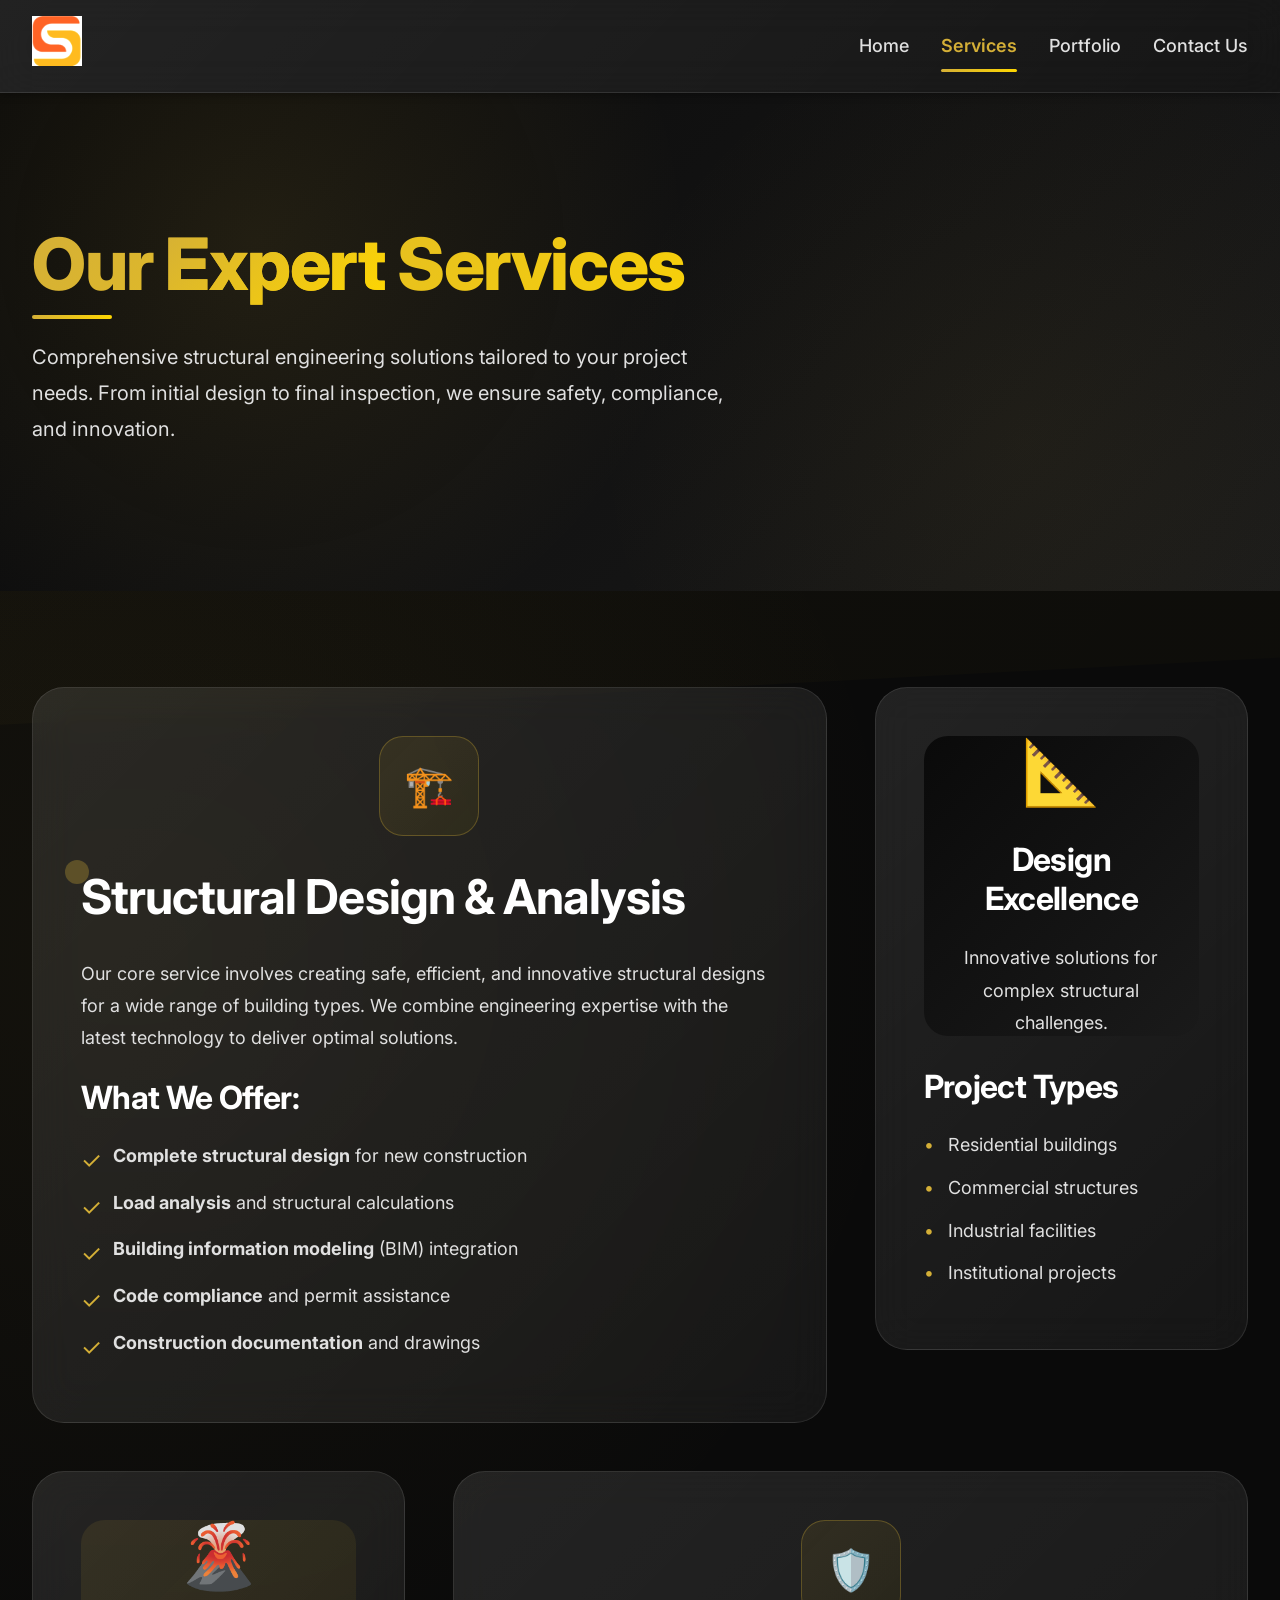
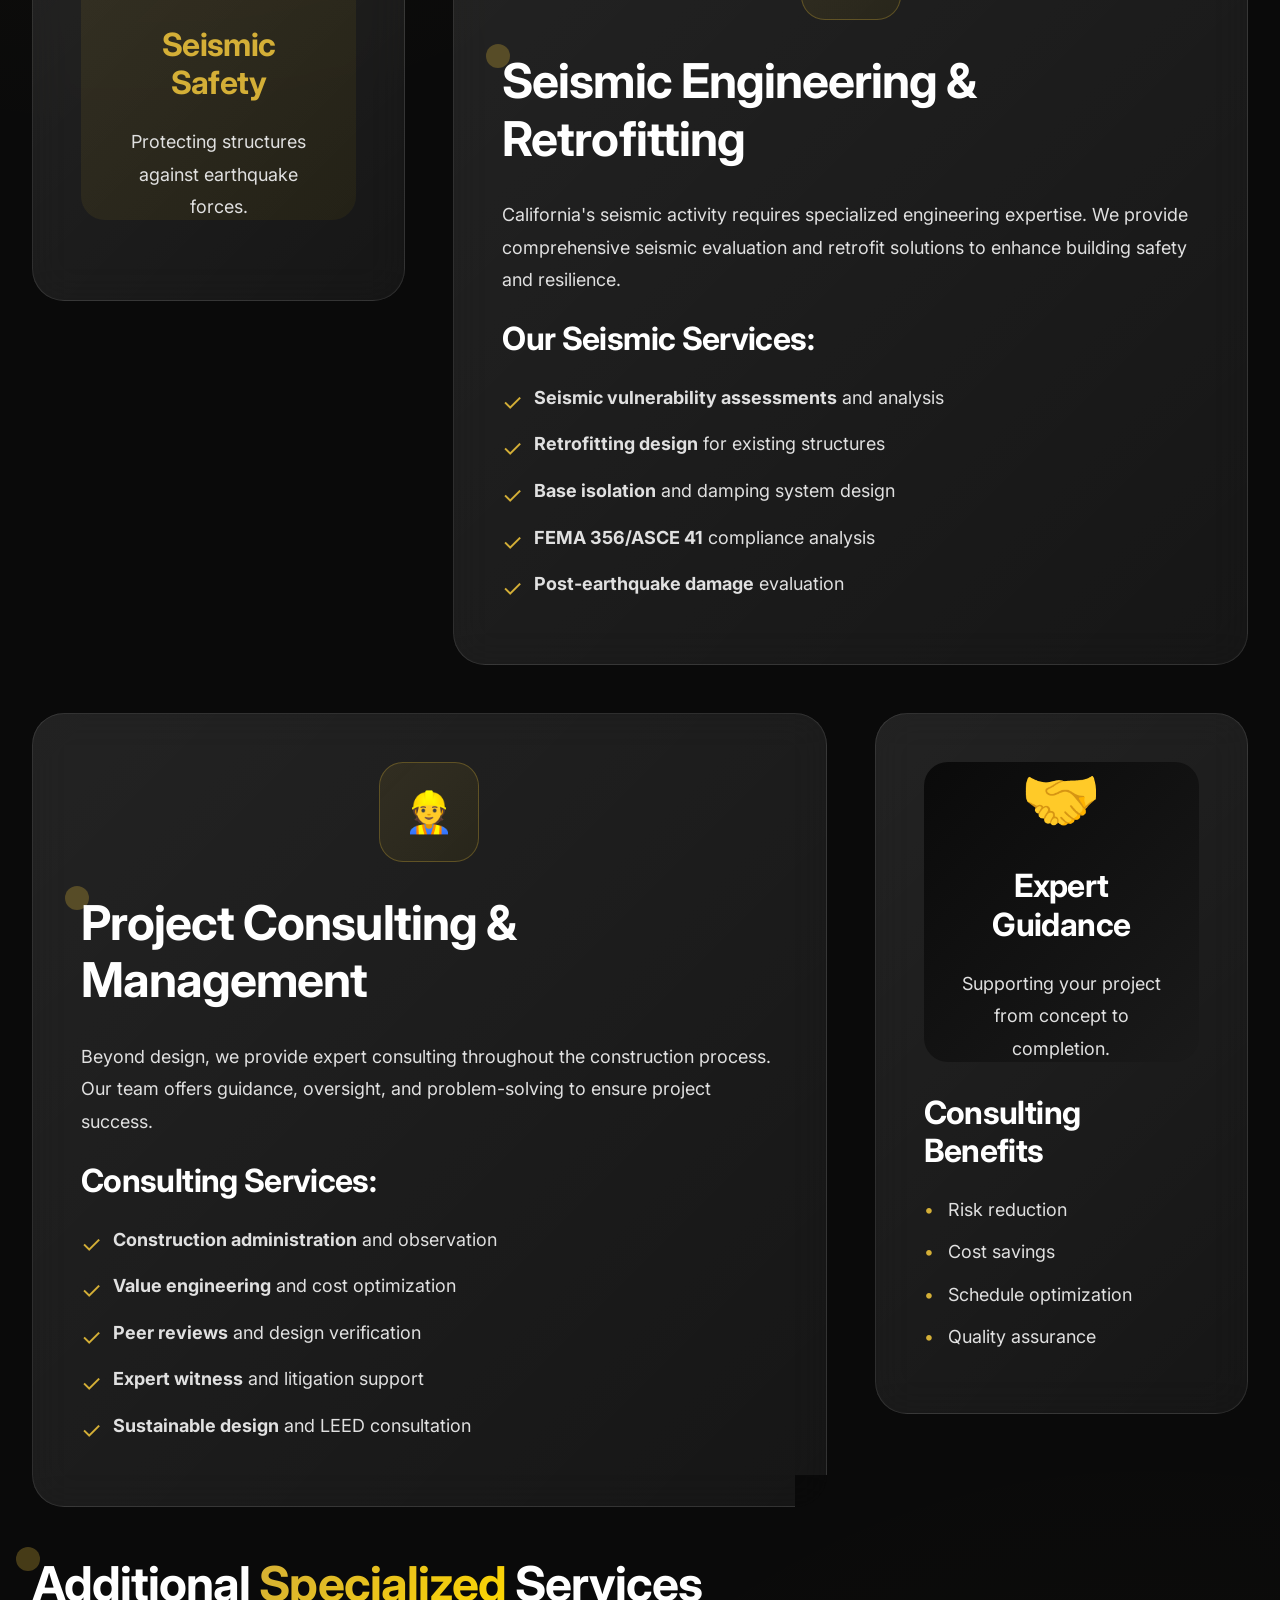
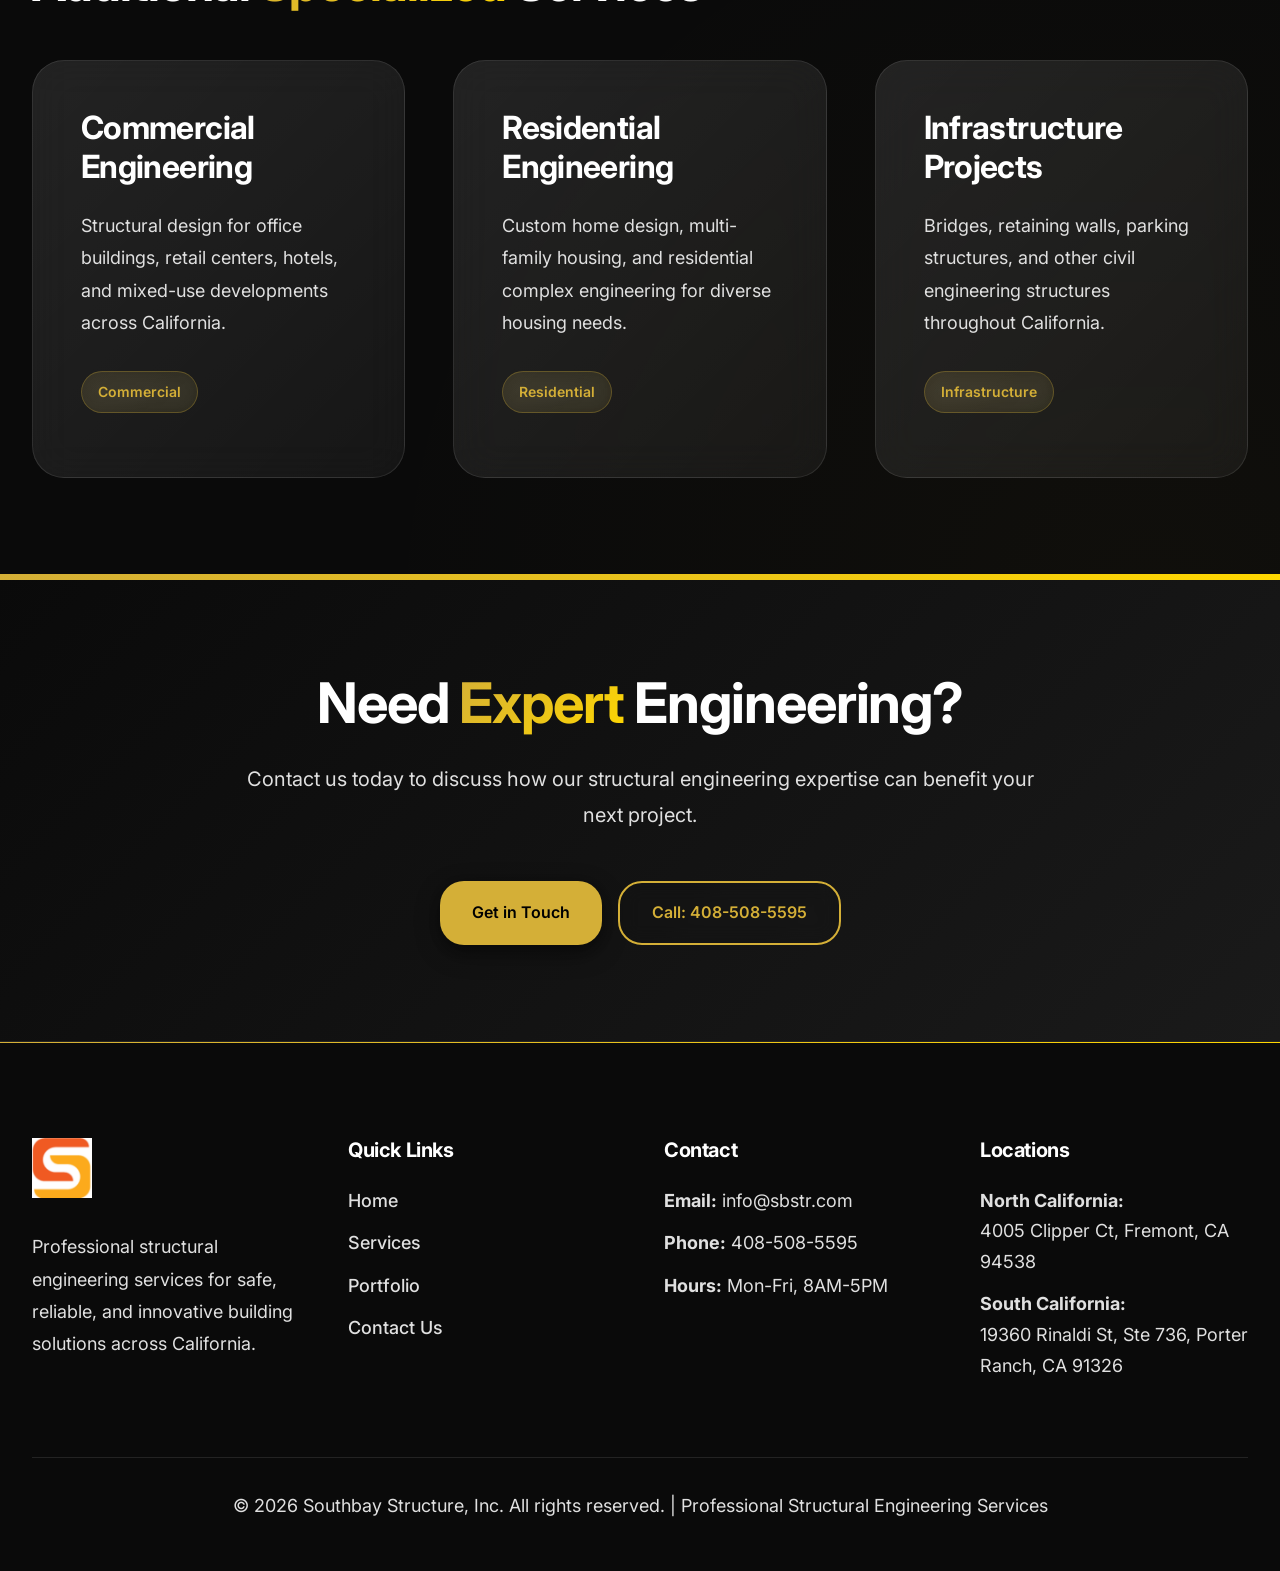
<file: site/services.html>
<!DOCTYPE html>
<html lang="en">
<head>
    <meta charset="UTF-8">
    <meta name="viewport" content="width=device-width, initial-scale=1.0">
    <title>Our Services | Southbay Structure</title>
    <meta name="description" content="Comprehensive structural engineering services including design, analysis, seismic retrofitting, and project consulting for residential and commercial projects.">
    
    <!-- Google Fonts -->
    <link rel="preconnect" href="https://fonts.googleapis.com">
    <link rel="preconnect" href="https://fonts.gstatic.com" crossorigin>
    <link href="https://fonts.googleapis.com/css2?family=Inter:wght@400;500;600;700;800&display=swap" rel="stylesheet">
    
    <!-- Modern Stylesheet -->
    <link rel="stylesheet" href="css/style.css">
    
    <!-- Favicon -->
    <link rel="icon" type="image/png" href="assets/logo.png">
</head>
<body>
    <!-- Modern Navigation -->
    <nav class="navbar">
        <div class="container">
            <a href="index.html" class="logo-link">
                <img src="assets/logo.png" alt="Southbay Structure Logo" class="logo">
            </a>
            
            <ul class="nav-menu">
                <li class="nav-item"><a href="index.html">Home</a></li>
                <li class="nav-item"><a href="services.html" class="active">Services</a></li>
                <li class="nav-item"><a href="portfolio.html">Portfolio</a></li>
                <li class="nav-item"><a href="contact.html">Contact Us</a></li>
            </ul>
            
            <div class="hamburger">
                <span></span>
                <span></span>
                <span></span>
            </div>
        </div>
    </nav>

    <!-- Modern Hero Section -->
    <section class="hero">
        <div class="container">
            <h1>Our <span class="text-gradient">Expert</span> Services</h1>
            <p class="mb-5">Comprehensive structural engineering solutions tailored to your project needs. From initial design to final inspection, we ensure safety, compliance, and innovation.</p>
        </div>
    </section>

    <!-- Services with Modern Layout -->
    <section class="angled-section">
        <div class="container">
            <!-- Service 1: Structural Design -->
            <div class="grid-modern mb-6" id="design">
                <div class="card card-large">
                    <div class="card-icon" style="width: 100px; height: 100px; font-size: 2.5rem; margin: 0 auto var(--space-xl);">
                        🏗️
                    </div>
                    <h2>Structural Design & Analysis</h2>
                    <p>Our core service involves creating safe, efficient, and innovative structural designs for a wide range of building types. We combine engineering expertise with the latest technology to deliver optimal solutions.</p>
                    
                    <h3 class="mt-4">What We Offer:</h3>
                    <ul style="list-style: none; padding-left: 0;">
                        <li style="margin-bottom: var(--space-md); padding-left: 2rem; position: relative;">
                            <span style="position: absolute; left: 0; color: var(--color-accent); font-size: 1.5rem;">✓</span>
                            <strong>Complete structural design</strong> for new construction
                        </li>
                        <li style="margin-bottom: var(--space-md); padding-left: 2rem; position: relative;">
                            <span style="position: absolute; left: 0; color: var(--color-accent); font-size: 1.5rem;">✓</span>
                            <strong>Load analysis</strong> and structural calculations
                        </li>
                        <li style="margin-bottom: var(--space-md); padding-left: 2rem; position: relative;">
                            <span style="position: absolute; left: 0; color: var(--color-accent); font-size: 1.5rem;">✓</span>
                            <strong>Building information modeling</strong> (BIM) integration
                        </li>
                        <li style="margin-bottom: var(--space-md); padding-left: 2rem; position: relative;">
                            <span style="position: absolute; left: 0; color: var(--color-accent); font-size: 1.5rem;">✓</span>
                            <strong>Code compliance</strong> and permit assistance
                        </li>
                        <li style="margin-bottom: var(--space-md); padding-left: 2rem; position: relative;">
                            <span style="position: absolute; left: 0; color: var(--color-accent); font-size: 1.5rem;">✓</span>
                            <strong>Construction documentation</strong> and drawings
                        </li>
                    </ul>
                </div>
                
                <div class="card">
                    <div style="width: 100%; height: 300px; background: var(--gradient-dark); border-radius: var(--radius-lg); display: flex; align-items: center; justify-content: center; color: white; font-size: 1.5rem; padding: 2rem; margin-bottom: var(--space-xl);">
                        <div style="text-align: center;">
                            <div style="font-size: 4rem; margin-bottom: 1rem;">📐</div>
                            <h3 style="color: white;">Design Excellence</h3>
                            <p>Innovative solutions for complex structural challenges.</p>
                        </div>
                    </div>
                    <h3>Project Types</h3>
                    <ul style="list-style: none; padding-left: 0;">
                        <li style="margin-bottom: var(--space-sm); padding-left: 1.5rem; position: relative;">
                            <span style="position: absolute; left: 0; color: var(--color-accent);">•</span>
                            Residential buildings
                        </li>
                        <li style="margin-bottom: var(--space-sm); padding-left: 1.5rem; position: relative;">
                            <span style="position: absolute; left: 0; color: var(--color-accent);">•</span>
                            Commercial structures
                        </li>
                        <li style="margin-bottom: var(--space-sm); padding-left: 1.5rem; position: relative;">
                            <span style="position: absolute; left: 0; color: var(--color-accent);">•</span>
                            Industrial facilities
                        </li>
                        <li style="margin-bottom: var(--space-sm); padding-left: 1.5rem; position: relative;">
                            <span style="position: absolute; left: 0; color: var(--color-accent);">•</span>
                            Institutional projects
                        </li>
                    </ul>
                </div>
            </div>
            
            <!-- Service 2: Seismic Engineering -->
            <div class="grid-modern mb-6" id="seismic">
                <div class="card">
                    <div style="width: 100%; height: 300px; background: var(--gradient-accent-subtle); border-radius: var(--radius-lg); display: flex; align-items: center; justify-content: center; color: var(--color-accent); font-size: 1.5rem; padding: 2rem; margin-bottom: var(--space-xl);">
                        <div style="text-align: center;">
                            <div style="font-size: 4rem; margin-bottom: 1rem;">🌋</div>
                            <h3 style="color: var(--color-accent);">Seismic Safety</h3>
                            <p>Protecting structures against earthquake forces.</p>
                        </div>
                    </div>
                </div>
                
                <div class="card card-large">
                    <div class="card-icon" style="width: 100px; height: 100px; font-size: 2.5rem; margin: 0 auto var(--space-xl);">
                        🛡️
                    </div>
                    <h2>Seismic Engineering & Retrofitting</h2>
                    <p>California's seismic activity requires specialized engineering expertise. We provide comprehensive seismic evaluation and retrofit solutions to enhance building safety and resilience.</p>
                    
                    <h3 class="mt-4">Our Seismic Services:</h3>
                    <ul style="list-style: none; padding-left: 0;">
                        <li style="margin-bottom: var(--space-md); padding-left: 2rem; position: relative;">
                            <span style="position: absolute; left: 0; color: var(--color-accent); font-size: 1.5rem;">✓</span>
                            <strong>Seismic vulnerability assessments</strong> and analysis
                        </li>
                        <li style="margin-bottom: var(--space-md); padding-left: 2rem; position: relative;">
                            <span style="position: absolute; left: 0; color: var(--color-accent); font-size: 1.5rem;">✓</span>
                            <strong>Retrofitting design</strong> for existing structures
                        </li>
                        <li style="margin-bottom: var(--space-md); padding-left: 2rem; position: relative;">
                            <span style="position: absolute; left: 0; color: var(--color-accent); font-size: 1.5rem;">✓</span>
                            <strong>Base isolation</strong> and damping system design
                        </li>
                        <li style="margin-bottom: var(--space-md); padding-left: 2rem; position: relative;">
                            <span style="position: absolute; left: 0; color: var(--color-accent); font-size: 1.5rem;">✓</span>
                            <strong>FEMA 356/ASCE 41</strong> compliance analysis
                        </li>
                        <li style="margin-bottom: var(--space-md); padding-left: 2rem; position: relative;">
                            <span style="position: absolute; left: 0; color: var(--color-accent); font-size: 1.5rem;">✓</span>
                            <strong>Post-earthquake damage</strong> evaluation
                        </li>
                    </ul>
                </div>
            </div>
            
            <!-- Service 3: Project Consulting -->
            <div class="grid-modern mb-6" id="consulting">
                <div class="card card-large">
                    <div class="card-icon" style="width: 100px; height: 100px; font-size: 2.5rem; margin: 0 auto var(--space-xl);">
                        👷
                    </div>
                    <h2>Project Consulting & Management</h2>
                    <p>Beyond design, we provide expert consulting throughout the construction process. Our team offers guidance, oversight, and problem-solving to ensure project success.</p>
                    
                    <h3 class="mt-4">Consulting Services:</h3>
                    <ul style="list-style: none; padding-left: 0;">
                        <li style="margin-bottom: var(--space-md); padding-left: 2rem; position: relative;">
                            <span style="position: absolute; left: 0; color: var(--color-accent); font-size: 1.5rem;">✓</span>
                            <strong>Construction administration</strong> and observation
                        </li>
                        <li style="margin-bottom: var(--space-md); padding-left: 2rem; position: relative;">
                            <span style="position: absolute; left: 0; color: var(--color-accent); font-size: 1.5rem;">✓</span>
                            <strong>Value engineering</strong> and cost optimization
                        </li>
                        <li style="margin-bottom: var(--space-md); padding-left: 2rem; position: relative;">
                            <span style="position: absolute; left: 0; color: var(--color-accent); font-size: 1.5rem;">✓</span>
                            <strong>Peer reviews</strong> and design verification
                        </li>
                        <li style="margin-bottom: var(--space-md); padding-left: 2rem; position: relative;">
                            <span style="position: absolute; left: 0; color: var(--color-accent); font-size: 1.5rem;">✓</span>
                            <strong>Expert witness</strong> and litigation support
                        </li>
                        <li style="margin-bottom: var(--space-md); padding-left: 2rem; position: relative;">
                            <span style="position: absolute; left: 0; color: var(--color-accent); font-size: 1.5rem;">✓</span>
                            <strong>Sustainable design</strong> and LEED consultation
                        </li>
                    </ul>
                </div>
                
                <div class="card">
                    <div style="width: 100%; height: 300px; background: var(--gradient-dark); border-radius: var(--radius-lg); display: flex; align-items: center; justify-content: center; color: white; font-size: 1.5rem; padding: 2rem; margin-bottom: var(--space-xl);">
                        <div style="text-align: center;">
                            <div style="font-size: 4rem; margin-bottom: 1rem;">🤝</div>
                            <h3 style="color: white;">Expert Guidance</h3>
                            <p>Supporting your project from concept to completion.</p>
                        </div>
                    </div>
                    <h3>Consulting Benefits</h3>
                    <ul style="list-style: none; padding-left: 0;">
                        <li style="margin-bottom: var(--space-sm); padding-left: 1.5rem; position: relative;">
                            <span style="position: absolute; left: 0; color: var(--color-accent);">•</span>
                            Risk reduction
                        </li>
                        <li style="margin-bottom: var(--space-sm); padding-left: 1.5rem; position: relative;">
                            <span style="position: absolute; left: 0; color: var(--color-accent);">•</span>
                            Cost savings
                        </li>
                        <li style="margin-bottom: var(--space-sm); padding-left: 1.5rem; position: relative;">
                            <span style="position: absolute; left: 0; color: var(--color-accent);">•</span>
                            Schedule optimization
                        </li>
                        <li style="margin-bottom: var(--space-sm); padding-left: 1.5rem; position: relative;">
                            <span style="position: absolute; left: 0; color: var(--color-accent);">•</span>
                            Quality assurance
                        </li>
                    </ul>
                </div>
            </div>
            
            <!-- Additional Services Grid -->
            <div class="mt-6">
                <h2 class="text-center mb-6">Additional <span class="text-gradient">Specialized</span> Services</h2>
                <div class="grid-modern">
                    <div class="card">
                        <h3>Commercial Engineering</h3>
                        <p>Structural design for office buildings, retail centers, hotels, and mixed-use developments across California.</p>
                        <div class="project-category" style="margin-top: var(--space-md);">Commercial</div>
                    </div>
                    <div class="card">
                        <h3>Residential Engineering</h3>
                        <p>Custom home design, multi-family housing, and residential complex engineering for diverse housing needs.</p>
                        <div class="project-category" style="margin-top: var(--space-md);">Residential</div>
                    </div>
                    <div class="card">
                        <h3>Infrastructure Projects</h3>
                        <p>Bridges, retaining walls, parking structures, and other civil engineering structures throughout California.</p>
                        <div class="project-category" style="margin-top: var(--space-md);">Infrastructure</div>
                    </div>
                </div>
            </div>
        </div>
    </section>

    <!-- Modern CTA Section -->
    <section class="cta-section">
        <div class="container">
            <h2>Need <span class="text-gradient">Expert</span> Engineering?</h2>
            <p>Contact us today to discuss how our structural engineering expertise can benefit your next project.</p>
            <div class="hero-buttons" style="justify-content: center;">
                <a href="contact.html" class="btn btn-primary">Get in Touch</a>
                <a href="tel:408-508-5595" class="btn btn-secondary">Call: 408-508-5595</a>
            </div>
        </div>
    </section>

    <!-- Modern Footer -->
    <footer class="footer">
        <div class="container">
            <div class="footer-grid">
                <div class="footer-column">
                    <img src="assets/logo.png" alt="Southbay Structure Logo" style="height: 60px; margin-bottom: var(--space-lg);">
                    <p style="color: var(--color-text-secondary);">Professional structural engineering services for safe, reliable, and innovative building solutions across California.</p>
                </div>
                
                <div class="footer-column">
                    <h4>Quick Links</h4>
                    <ul class="footer-links">
                        <li><a href="index.html">Home</a></li>
                        <li><a href="services.html">Services</a></li>
                        <li><a href="portfolio.html">Portfolio</a></li>
                        <li><a href="contact.html">Contact Us</a></li>
                    </ul>
                </div>
                
                <div class="footer-column">
                    <h4>Contact</h4>
                    <ul class="footer-links">
                        <li><strong>Email:</strong> info@sbstr.com</li>
                        <li><strong>Phone:</strong> 408-508-5595</li>
                        <li><strong>Hours:</strong> Mon-Fri, 8AM-5PM</li>
                    </ul>
                </div>
                
                <div class="footer-column">
                    <h4>Locations</h4>
                    <ul class="footer-links">
                        <li><strong>North California:</strong><br>4005 Clipper Ct, Fremont, CA 94538</li>
                        <li><strong>South California:</strong><br>19360 Rinaldi St, Ste 736, Porter Ranch, CA 91326</li>
                    </ul>
                </div>
            </div>
            
            <div class="footer-bottom">
                <p>&copy; 2026 Southbay Structure, Inc. All rights reserved. | Professional Structural Engineering Services</p>
            </div>
        </div>
    </footer>

    <!-- Modern JavaScript -->
    <script>
        // Mobile menu toggle with animation
        const hamburger = document.querySelector('.hamburger');
        const navMenu = document.querySelector('.nav-menu');
        
        hamburger.addEventListener('click', () => {
            navMenu.style.display = navMenu.style.display === 'flex' ? 'none' : 'flex';
            
            // Animate hamburger to X
            const spans = hamburger.querySelectorAll('span');
            if (navMenu.style.display === 'flex') {
                spans[0].style.transform = 'rotate(45deg) translate(6px, 6px)';
                spans[1].style.opacity = '0';
                spans[2].style.transform = 'rotate(-45deg) translate(6px, -6px)';
            } else {
                spans[0].style.transform = 'none';
                spans[1].style.opacity = '1';
                spans[2].style.transform = 'none';
            }
        });

        // Update navigation active state
        document.addEventListener('DOMContentLoaded', () => {
            const currentPage = window.location.pathname.split('/').pop();
            const navLinks = document.querySelectorAll('.nav-item a');
            
            navLinks.forEach(link => {
                const linkPage = link.getAttribute('href');
                if (currentPage === linkPage || (currentPage === '' && linkPage === 'index.html')) {
                    link.classList.add('active');
                }
            });
            
            // Add subtle animations on scroll
            const observerOptions = {
                threshold: 0.1,
                rootMargin: '0px 0px -50px 0px'
            };
            
            const observer = new IntersectionObserver((entries) => {
                entries.forEach(entry => {
                    if (entry.isIntersecting) {
                        entry.target.style.opacity = '1';
                        entry.target.style.transform = 'translateY(0)';
                    }
                });
            }, observerOptions);
            
            // Observe cards for animation
            document.querySelectorAll('.card').forEach(card => {
                card.style.opacity = '0';
                card.style.transform = 'translateY(20px)';
                card.style.transition = 'opacity 0.5s ease, transform 0.5s ease';
                observer.observe(card);
            });
        });

        // Smooth scroll for anchor links
        document.querySelectorAll('a[href^="#"]').forEach(anchor => {
            anchor.addEventListener('click', function(e) {
                e.preventDefault();
                const targetId = this.getAttribute('href');
                if (targetId === '#') return;
                
                const targetElement = document.querySelector(targetId);
                if (targetElement) {
                    window.scrollTo({
                        top: targetElement.offsetTop - 80,
                        behavior: 'smooth'
                    });
                }
            });
        });
    </script>
</body>
</html>
</file>
<file: docs/css/style.css>
/* SBSTR.com - 现代设计系统 (打破"码格子"思维) */
/* 深色主题 + 金色点缀 + 现代层次感设计 */

/* CSS Reset with modern box-sizing */
*,
*::before,
*::after {
    margin: 0;
    padding: 0;
    box-sizing: border-box;
}

/* Root Variables - Modern Design System */
:root {
    /* 色彩系统 - 暗黑+金色豪华主题 */
    --color-background: #0a0a0a;
    --color-surface: #1a1a1a;
    --color-surface-light: #2a2a2a;
    --color-surface-lighter: #3a3a3a;
    --color-text-primary: #ffffff;
    --color-text-secondary: #e0e0e0;
    --color-text-muted: #a0a0a0;
    --color-accent: #d4af37;
    --color-accent-light: #ffd700;
    --color-accent-dark: #b8941f;
    --color-border: rgba(255, 255, 255, 0.1);
    --color-border-light: rgba(255, 255, 255, 0.2);
    
    /* 渐变系统 - 创造深度和质感 */
    --gradient-primary: linear-gradient(135deg, #1a1a1a 0%, #2a2a2a 100%);
    --gradient-dark: linear-gradient(135deg, #0a0a0a 0%, #1a1a1a 100%);
    --gradient-accent: linear-gradient(135deg, #d4af37 0%, #ffd700 100%);
    --gradient-accent-subtle: linear-gradient(135deg, rgba(212, 175, 55, 0.1) 0%, rgba(255, 215, 0, 0.05) 100%);
    --gradient-glass: linear-gradient(135deg, rgba(255, 255, 255, 0.1) 0%, rgba(255, 255, 255, 0.05) 100%);
    --gradient-overlay: linear-gradient(to bottom, transparent 0%, rgba(0, 0, 0, 0.8) 100%);
    
    /* 阴影系统 - 多层深度效果 */
    --shadow-sm: 0 2px 8px rgba(0, 0, 0, 0.3);
    --shadow-md: 0 8px 24px rgba(0, 0, 0, 0.4), 0 4px 12px rgba(0, 0, 0, 0.2);
    --shadow-lg: 0 16px 48px rgba(0, 0, 0, 0.5), 0 8px 24px rgba(0, 0, 0, 0.3);
    --shadow-xl: 0 24px 72px rgba(0, 0, 0, 0.6), 0 12px 36px rgba(0, 0, 0, 0.4);
    --shadow-inner: inset 0 2px 4px rgba(0, 0, 0, 0.3);
    
    /* 动画系统 - 现代缓动函数 */
    --transition-fast: 150ms cubic-bezier(0.4, 0, 0.2, 1);
    --transition-normal: 300ms cubic-bezier(0.4, 0, 0.2, 1);
    --transition-slow: 450ms cubic-bezier(0.4, 0, 0.2, 1);
    --transition-bounce: 500ms cubic-bezier(0.68, -0.55, 0.265, 1.55);
    
    /* 形状系统 - 现代圆角和曲线 */
    --radius-sm: 8px;
    --radius-md: 16px;
    --radius-lg: 24px;
    --radius-xl: 32px;
    --radius-2xl: 48px;
    --radius-full: 9999px;
    
    /* 排版系统 - 现代字体比例 */
    --font-heading: 'Inter', system-ui, -apple-system, sans-serif;
    --font-body: 'Inter', 'Segoe UI', Roboto, sans-serif;
    --font-mono: 'JetBrains Mono', 'SF Mono', monospace;
    
    /* 间距系统 - 现代比例 */
    --space-3xs: 0.125rem;
    --space-2xs: 0.25rem;
    --space-xs: 0.5rem;
    --space-sm: 0.75rem;
    --space-md: 1rem;
    --space-lg: 1.5rem;
    --space-xl: 2rem;
    --space-2xl: 3rem;
    --space-3xl: 4rem;
    --space-4xl: 6rem;
    --space-5xl: 8rem;
    
    /* 容器宽度 */
    --container-sm: 640px;
    --container-md: 768px;
    --container-lg: 1024px;
    --container-xl: 1280px;
    --container-2xl: 1536px;
}

/* Base Styles with Modern Touch */
html {
    scroll-behavior: smooth;
    font-size: 16px;
}

body {
    font-family: var(--font-body);
    font-size: 1.125rem;
    line-height: 1.7;
    font-weight: 400;
    color: var(--color-text-secondary);
    background: var(--color-background);
    background-image: 
        radial-gradient(circle at 10% 20%, rgba(212, 175, 55, 0.05) 0%, transparent 20%),
        radial-gradient(circle at 90% 80%, rgba(212, 175, 55, 0.03) 0%, transparent 20%);
    min-height: 100vh;
    overflow-x: hidden;
}

/* 现代标题样式 */
h1, h2, h3, h4, h5, h6 {
    font-family: var(--font-heading);
    font-weight: 700;
    line-height: 1.2;
    color: var(--color-text-primary);
    letter-spacing: -0.02em;
}

h1 {
    font-size: 4rem;
    font-weight: 800;
    background: var(--gradient-accent);
    -webkit-background-clip: text;
    -webkit-text-fill-color: transparent;
    background-clip: text;
    margin-bottom: var(--space-lg);
    position: relative;
}

h1::after {
    content: '';
    position: absolute;
    bottom: -12px;
    left: 0;
    width: 80px;
    height: 4px;
    background: var(--gradient-accent);
    border-radius: var(--radius-full);
}

h2 {
    font-size: 3rem;
    margin-bottom: var(--space-xl);
    position: relative;
    display: inline-block;
}

h2::before {
    content: '';
    position: absolute;
    top: -8px;
    left: -16px;
    width: 24px;
    height: 24px;
    background: var(--color-accent);
    border-radius: var(--radius-md);
    opacity: 0.3;
    z-index: -1;
}

h3 {
    font-size: 2rem;
    margin-bottom: var(--space-lg);
}

h4 {
    font-size: 1.5rem;
    margin-bottom: var(--space-md);
}

p {
    margin-bottom: var(--space-md);
    font-size: 1.125rem;
    line-height: 1.8;
    color: var(--color-text-secondary);
}

/* 现代链接样式 */
a {
    color: var(--color-accent);
    text-decoration: none;
    position: relative;
    transition: all var(--transition-normal);
    font-weight: 500;
}

a::after {
    content: '';
    position: absolute;
    bottom: -2px;
    left: 0;
    width: 0;
    height: 2px;
    background: var(--color-accent-light);
    transition: width var(--transition-normal);
    border-radius: var(--radius-sm);
}

a:hover {
    color: var(--color-accent-light);
}

a:hover::after {
    width: 100%;
}

/* 现代容器 */
.container {
    width: 100%;
    max-width: var(--container-xl);
    margin: 0 auto;
    padding: 0 var(--space-xl);
    position: relative;
}

/* 现代按钮系统 */
.btn {
    display: inline-flex;
    align-items: center;
    justify-content: center;
    gap: var(--space-sm);
    padding: var(--space-md) var(--space-xl);
    border-radius: var(--radius-lg);
    font-family: var(--font-heading);
    font-weight: 600;
    font-size: 1rem;
    text-align: center;
    cursor: pointer;
    transition: all var(--transition-normal);
    border: none;
    outline: none;
    position: relative;
    overflow: hidden;
    text-decoration: none;
    z-index: 1;
}

.btn::before {
    content: '';
    position: absolute;
    top: 0;
    left: 0;
    right: 0;
    bottom: 0;
    background: var(--gradient-accent);
    z-index: -1;
    opacity: 0;
    transition: opacity var(--transition-normal);
}

.btn:hover::before {
    opacity: 1;
}

.btn-primary {
    background: var(--color-accent);
    color: #000;
    box-shadow: var(--shadow-md);
}

.btn-primary:hover {
    transform: translateY(-4px) scale(1.02);
    box-shadow: var(--shadow-lg);
    color: #000;
}

.btn-secondary {
    background: transparent;
    color: var(--color-accent);
    border: 2px solid var(--color-accent);
    backdrop-filter: blur(10px);
}

.btn-secondary:hover {
    background: rgba(212, 175, 55, 0.1);
    transform: translateY(-4px);
    box-shadow: var(--shadow-md);
    border-color: var(--color-accent-light);
}

/* 现代导航栏 */
.navbar {
    background: var(--gradient-glass);
    backdrop-filter: blur(20px);
    border-bottom: 1px solid var(--color-border);
    position: sticky;
    top: 0;
    z-index: 1000;
    padding: var(--space-md) 0;
    box-shadow: var(--shadow-sm);
}

.navbar .container {
    display: flex;
    justify-content: space-between;
    align-items: center;
}

.logo {
    height: 50px;
    width: auto;
    filter: brightness(1.1);
    transition: transform var(--transition-normal);
}

.logo:hover {
    transform: scale(1.05);
}

.nav-menu {
    display: flex;
    list-style: none;
    gap: var(--space-xl);
}

.nav-item {
    position: relative;
}

.nav-item a {
    color: var(--color-text-secondary);
    font-weight: 500;
    padding: var(--space-sm) 0;
}

.nav-item a:hover {
    color: var(--color-accent);
}

.nav-item a.active {
    color: var(--color-accent);
    font-weight: 600;
}

.nav-item a.active::after {
    content: '';
    position: absolute;
    bottom: -4px;
    left: 0;
    width: 100%;
    height: 3px;
    background: var(--gradient-accent);
    border-radius: var(--radius-full);
}

.hamburger {
    display: none;
    flex-direction: column;
    cursor: pointer;
    gap: 6px;
    padding: var(--space-sm);
}

.hamburger span {
    width: 28px;
    height: 3px;
    background: var(--color-text-primary);
    border-radius: var(--radius-full);
    transition: all var(--transition-normal);
}

/* 现代英雄区域 */
.hero {
    padding: var(--space-5xl) 0 var(--space-4xl);
    position: relative;
    overflow: hidden;
    background: var(--gradient-dark);
}

.hero::before {
    content: '';
    position: absolute;
    top: 0;
    left: 0;
    right: 0;
    bottom: 0;
    background: 
        radial-gradient(circle at 20% 30%, rgba(212, 175, 55, 0.1) 0%, transparent 40%),
        radial-gradient(circle at 80% 70%, rgba(212, 175, 55, 0.05) 0%, transparent 40%);
    pointer-events: none;
}

.hero h1 {
    font-size: 4.5rem;
    margin-bottom: var(--space-xl);
    max-width: 800px;
}

.hero p {
    font-size: 1.25rem;
    max-width: 700px;
    margin-bottom: var(--space-2xl);
    color: var(--color-text-secondary);
}

.hero-buttons {
    display: flex;
    gap: var(--space-md);
    flex-wrap: wrap;
}

/* 现代卡片系统 */
.card {
    background: var(--gradient-glass);
    backdrop-filter: blur(20px);
    border: 1px solid var(--color-border);
    border-radius: var(--radius-xl);
    padding: var(--space-2xl);
    transition: all var(--transition-normal);
    position: relative;
    overflow: hidden;
}

.card::before {
    content: '';
    position: absolute;
    top: 0;
    left: 0;
    right: 0;
    height: 4px;
    background: var(--gradient-accent);
    opacity: 0;
    transition: opacity var(--transition-normal);
}

.card:hover {
    transform: translateY(-12px) scale(1.02);
    box-shadow: var(--shadow-xl);
    border-color: var(--color-border-light);
}

.card:hover::before {
    opacity: 1;
}

/* 非对称网格系统 */
.grid-modern {
    display: grid;
    grid-template-columns: repeat(auto-fill, minmax(300px, 1fr));
    gap: var(--space-2xl);
    grid-auto-flow: dense;
}

.card-large {
    grid-column: span 2;
    grid-row: span 2;
}

.card-tall {
    grid-row: span 2;
}

.card-wide {
    grid-column: span 2;
}

/* 服务卡片 */
.service-card {
    text-align: center;
}

.card-icon {
    width: 80px;
    height: 80px;
    margin: 0 auto var(--space-xl);
    background: var(--gradient-accent-subtle);
    border-radius: var(--radius-lg);
    display: flex;
    align-items: center;
    justify-content: center;
    font-size: 2rem;
    color: var(--color-accent);
    border: 1px solid rgba(212, 175, 55, 0.3);
    transition: all var(--transition-normal);
}

.service-card:hover .card-icon {
    transform: scale(1.1) rotate(5deg);
    background: var(--gradient-accent);
    color: #000;
}

/* 项目卡片 */
.project-card {
    position: relative;
    overflow: hidden;
}

.project-image {
    height: 280px;
    background: var(--gradient-dark);
    border-radius: var(--radius-lg);
    margin-bottom: var(--space-xl);
    overflow: hidden;
    position: relative;
}

.project-image::after {
    content: '';
    position: absolute;
    top: 0;
    left: 0;
    right: 0;
    bottom: 0;
    background: var(--gradient-overlay);
    opacity: 0.7;
    transition: opacity var(--transition-normal);
}

.project-card:hover .project-image::after {
    opacity: 0.4;
}

.project-image-content {
    position: absolute;
    top: 50%;
    left: 50%;
    transform: translate(-50%, -50%);
    font-size: 3rem;
    color: var(--color-accent);
    z-index: 1;
}

.project-category {
    display: inline-block;
    padding: var(--space-xs) var(--space-md);
    background: var(--gradient-accent-subtle);
    color: var(--color-accent);
    border-radius: var(--radius-full);
    font-size: 0.875rem;
    font-weight: 600;
    margin-bottom: var(--space-md);
    border: 1px solid rgba(212, 175, 55, 0.3);
    backdrop-filter: blur(10px);
}

/* 斜角设计元素 */
.angled-section {
    position: relative;
    padding: var(--space-4xl) 0;
    overflow: hidden;
}

.angled-section::before {
    content: '';
    position: absolute;
    top: -100px;
    left: -10%;
    right: -10%;
    height: 200px;
    background: var(--gradient-accent-subtle);
    transform: rotate(-3deg);
    z-index: -1;
    opacity: 0.3;
}

/* 现代CTA区域 */
.cta-section {
    background: var(--gradient-dark);
    padding: var(--space-4xl) 0;
    position: relative;
    overflow: hidden;
    text-align: center;
}

.cta-section::before {
    content: '';
    position: absolute;
    top: 0;
    left: 0;
    right: 0;
    height: 6px;
    background: var(--gradient-accent);
}

.cta-section h2 {
    font-size: 3.5rem;
    margin-bottom: var(--space-lg);
}

.cta-section p {
    font-size: 1.25rem;
    max-width: 800px;
    margin: 0 auto var(--space-2xl);
    color: var(--color-text-secondary);
}

/* 现代页脚 */
.footer {
    background: #0a0a0a;
    padding: var(--space-4xl) 0 var(--space-xl);
    border-top: 1px solid var(--color-border);
    position: relative;
}

.footer::before {
    content: '';
    position: absolute;
    top: 0;
    left: 0;
    right: 0;
    height: 1px;
    background: var(--gradient-accent);
}

.footer-grid {
    display: grid;
    grid-template-columns: repeat(auto-fit, minmax(250px, 1fr));
    gap: var(--space-2xl);
    margin-bottom: var(--space-3xl);
}

.footer-column h4 {
    font-size: 1.25rem;
    margin-bottom: var(--space-lg);
    color: var(--color-text-primary);
}

.footer-links {
    list-style: none;
}

.footer-links li {
    margin-bottom: var(--space-sm);
}

.footer-links a {
    color: var(--color-text-secondary);
    transition: all var(--transition-normal);
}

.footer-links a:hover {
    color: var(--color-accent);
    padding-left: var(--space-sm);
}

.footer-bottom {
    text-align: center;
    padding-top: var(--space-xl);
    border-top: 1px solid var(--color-border);
    color: var(--color-text-muted);
    font-size: 0.875rem;
}

/* 现代工具类 */
.text-center { text-align: center; }
.text-gradient { background: var(--gradient-accent); -webkit-background-clip: text; -webkit-text-fill-color: transparent; }

.mt-1 { margin-top: var(--space-xs); }
.mt-2 { margin-top: var(--space-sm); }
.mt-3 { margin-top: var(--space-md); }
.mt-4 { margin-top: var(--space-lg); }
.mt-5 { margin-top: var(--space-xl); }
.mt-6 { margin-top: var(--space-2xl); }

.mb-1 { margin-bottom: var(--space-xs); }
.mb-2 { margin-bottom: var(--space-sm); }
.mb-3 { margin-bottom: var(--space-md); }
.mb-4 { margin-bottom: var(--space-lg); }
.mb-5 { margin-bottom: var(--space-xl); }
.mb-6 { margin-bottom: var(--space-2xl); }

/* 响应式设计 */
@media (max-width: 1024px) {
    :root {
        --space-xl: 1.5rem;
        --space-2xl: 2.5rem;
        --space-3xl: 3.5rem;
        --space-4xl: 5rem;
        --space-5xl: 6rem;
    }
    
    h1 { font-size: 3.5rem; }
    h2 { font-size: 2.5rem; }
    h3 { font-size: 1.75rem; }
    
    .hero h1 { font-size: 3.5rem; }
    
    .grid-modern {
        grid-template-columns: repeat(auto-fill, minmax(280px, 1fr));
    }
    
    .card-large,
    .card-wide {
        grid-column: span 1;
    }
}

@media (max-width: 768px) {
    .container {
        padding: 0 var(--space-lg);
    }
    
    h1 { font-size: 2.5rem; }
    h2 { font-size: 2rem; }
    h3 { font-size: 1.5rem; }
    
    .hero h1 { font-size: 2.5rem; }
    .hero p { font-size: 1.125rem; }
    
    .nav-menu {
        display: none;
    }
    
    .hamburger {
        display: flex;
    }
    
    .hero-buttons {
        flex-direction: column;
        align-items: stretch;
    }
    
    .grid-modern {
        grid-template-columns: 1fr;
    }
    
    .cta-section h2 {
        font-size: 2.5rem;
    }
}

@media (max-width: 480px) {
    :root {
        --space-xl: 1rem;
        --space-2xl: 1.5rem;
        --space-3xl: 2rem;
        --space-4xl: 3rem;
        --space-5xl: 4rem;
    }
    
    h1 { font-size: 2rem; }
    h2 { font-size: 1.75rem; }
    
    .hero h1 { font-size: 2rem; }
    .hero { padding: var(--space-3xl) 0; }
    
    .card {
        padding: var(--space-xl);
    }
}
/* Card icon images */
.card-icon img {
    width: 100%;
    height: 100%;
    object-fit: cover;
    border-radius: var(--radius-lg);
}

.card-icon-image {
    width: 100%;
    height: 100%;
    object-fit: cover;
    border-radius: var(--radius-lg);
}

/* Project image styling */
.project-image-img {
    width: 100%;
    height: 100%;
    object-fit: cover;
    border-radius: var(--radius-lg);
}

/* Remove old project-image-content styling */
.project-image-content {
    display: none;
}
</file>
<file: site/css/style.css>
/* SBSTR.com - 现代设计系统 (打破"码格子"思维) */
/* 深色主题 + 金色点缀 + 现代层次感设计 */

/* CSS Reset with modern box-sizing */
*,
*::before,
*::after {
    margin: 0;
    padding: 0;
    box-sizing: border-box;
}

/* Root Variables - Modern Design System */
:root {
    /* 色彩系统 - 暗黑+金色豪华主题 */
    --color-background: #0a0a0a;
    --color-surface: #1a1a1a;
    --color-surface-light: #2a2a2a;
    --color-surface-lighter: #3a3a3a;
    --color-text-primary: #ffffff;
    --color-text-secondary: #e0e0e0;
    --color-text-muted: #a0a0a0;
    --color-accent: #d4af37;
    --color-accent-light: #ffd700;
    --color-accent-dark: #b8941f;
    --color-border: rgba(255, 255, 255, 0.1);
    --color-border-light: rgba(255, 255, 255, 0.2);
    
    /* 渐变系统 - 创造深度和质感 */
    --gradient-primary: linear-gradient(135deg, #1a1a1a 0%, #2a2a2a 100%);
    --gradient-dark: linear-gradient(135deg, #0a0a0a 0%, #1a1a1a 100%);
    --gradient-accent: linear-gradient(135deg, #d4af37 0%, #ffd700 100%);
    --gradient-accent-subtle: linear-gradient(135deg, rgba(212, 175, 55, 0.1) 0%, rgba(255, 215, 0, 0.05) 100%);
    --gradient-glass: linear-gradient(135deg, rgba(255, 255, 255, 0.1) 0%, rgba(255, 255, 255, 0.05) 100%);
    --gradient-overlay: linear-gradient(to bottom, transparent 0%, rgba(0, 0, 0, 0.8) 100%);
    
    /* 阴影系统 - 多层深度效果 */
    --shadow-sm: 0 2px 8px rgba(0, 0, 0, 0.3);
    --shadow-md: 0 8px 24px rgba(0, 0, 0, 0.4), 0 4px 12px rgba(0, 0, 0, 0.2);
    --shadow-lg: 0 16px 48px rgba(0, 0, 0, 0.5), 0 8px 24px rgba(0, 0, 0, 0.3);
    --shadow-xl: 0 24px 72px rgba(0, 0, 0, 0.6), 0 12px 36px rgba(0, 0, 0, 0.4);
    --shadow-inner: inset 0 2px 4px rgba(0, 0, 0, 0.3);
    
    /* 动画系统 - 现代缓动函数 */
    --transition-fast: 150ms cubic-bezier(0.4, 0, 0.2, 1);
    --transition-normal: 300ms cubic-bezier(0.4, 0, 0.2, 1);
    --transition-slow: 450ms cubic-bezier(0.4, 0, 0.2, 1);
    --transition-bounce: 500ms cubic-bezier(0.68, -0.55, 0.265, 1.55);
    
    /* 形状系统 - 现代圆角和曲线 */
    --radius-sm: 8px;
    --radius-md: 16px;
    --radius-lg: 24px;
    --radius-xl: 32px;
    --radius-2xl: 48px;
    --radius-full: 9999px;
    
    /* 排版系统 - 现代字体比例 */
    --font-heading: 'Inter', system-ui, -apple-system, sans-serif;
    --font-body: 'Inter', 'Segoe UI', Roboto, sans-serif;
    --font-mono: 'JetBrains Mono', 'SF Mono', monospace;
    
    /* 间距系统 - 现代比例 */
    --space-3xs: 0.125rem;
    --space-2xs: 0.25rem;
    --space-xs: 0.5rem;
    --space-sm: 0.75rem;
    --space-md: 1rem;
    --space-lg: 1.5rem;
    --space-xl: 2rem;
    --space-2xl: 3rem;
    --space-3xl: 4rem;
    --space-4xl: 6rem;
    --space-5xl: 8rem;
    
    /* 容器宽度 */
    --container-sm: 640px;
    --container-md: 768px;
    --container-lg: 1024px;
    --container-xl: 1280px;
    --container-2xl: 1536px;
}

/* Base Styles with Modern Touch */
html {
    scroll-behavior: smooth;
    font-size: 16px;
}

body {
    font-family: var(--font-body);
    font-size: 1.125rem;
    line-height: 1.7;
    font-weight: 400;
    color: var(--color-text-secondary);
    background: var(--color-background);
    background-image: 
        radial-gradient(circle at 10% 20%, rgba(212, 175, 55, 0.05) 0%, transparent 20%),
        radial-gradient(circle at 90% 80%, rgba(212, 175, 55, 0.03) 0%, transparent 20%);
    min-height: 100vh;
    overflow-x: hidden;
}

/* 现代标题样式 */
h1, h2, h3, h4, h5, h6 {
    font-family: var(--font-heading);
    font-weight: 700;
    line-height: 1.2;
    color: var(--color-text-primary);
    letter-spacing: -0.02em;
}

h1 {
    font-size: 4rem;
    font-weight: 800;
    background: var(--gradient-accent);
    -webkit-background-clip: text;
    -webkit-text-fill-color: transparent;
    background-clip: text;
    margin-bottom: var(--space-lg);
    position: relative;
}

h1::after {
    content: '';
    position: absolute;
    bottom: -12px;
    left: 0;
    width: 80px;
    height: 4px;
    background: var(--gradient-accent);
    border-radius: var(--radius-full);
}

h2 {
    font-size: 3rem;
    margin-bottom: var(--space-xl);
    position: relative;
    display: inline-block;
}

h2::before {
    content: '';
    position: absolute;
    top: -8px;
    left: -16px;
    width: 24px;
    height: 24px;
    background: var(--color-accent);
    border-radius: var(--radius-md);
    opacity: 0.3;
    z-index: -1;
}

h3 {
    font-size: 2rem;
    margin-bottom: var(--space-lg);
}

h4 {
    font-size: 1.5rem;
    margin-bottom: var(--space-md);
}

p {
    margin-bottom: var(--space-md);
    font-size: 1.125rem;
    line-height: 1.8;
    color: var(--color-text-secondary);
}

/* 现代链接样式 */
a {
    color: var(--color-accent);
    text-decoration: none;
    position: relative;
    transition: all var(--transition-normal);
    font-weight: 500;
}

a::after {
    content: '';
    position: absolute;
    bottom: -2px;
    left: 0;
    width: 0;
    height: 2px;
    background: var(--color-accent-light);
    transition: width var(--transition-normal);
    border-radius: var(--radius-sm);
}

a:hover {
    color: var(--color-accent-light);
}

a:hover::after {
    width: 100%;
}

/* 现代容器 */
.container {
    width: 100%;
    max-width: var(--container-xl);
    margin: 0 auto;
    padding: 0 var(--space-xl);
    position: relative;
}

/* 现代按钮系统 */
.btn {
    display: inline-flex;
    align-items: center;
    justify-content: center;
    gap: var(--space-sm);
    padding: var(--space-md) var(--space-xl);
    border-radius: var(--radius-lg);
    font-family: var(--font-heading);
    font-weight: 600;
    font-size: 1rem;
    text-align: center;
    cursor: pointer;
    transition: all var(--transition-normal);
    border: none;
    outline: none;
    position: relative;
    overflow: hidden;
    text-decoration: none;
    z-index: 1;
}

.btn::before {
    content: '';
    position: absolute;
    top: 0;
    left: 0;
    right: 0;
    bottom: 0;
    background: var(--gradient-accent);
    z-index: -1;
    opacity: 0;
    transition: opacity var(--transition-normal);
}

.btn:hover::before {
    opacity: 1;
}

.btn-primary {
    background: var(--color-accent);
    color: #000;
    box-shadow: var(--shadow-md);
}

.btn-primary:hover {
    transform: translateY(-4px) scale(1.02);
    box-shadow: var(--shadow-lg);
    color: #000;
}

.btn-secondary {
    background: transparent;
    color: var(--color-accent);
    border: 2px solid var(--color-accent);
    backdrop-filter: blur(10px);
}

.btn-secondary:hover {
    background: rgba(212, 175, 55, 0.1);
    transform: translateY(-4px);
    box-shadow: var(--shadow-md);
    border-color: var(--color-accent-light);
}

/* 现代导航栏 */
.navbar {
    background: var(--gradient-glass);
    backdrop-filter: blur(20px);
    border-bottom: 1px solid var(--color-border);
    position: sticky;
    top: 0;
    z-index: 1000;
    padding: var(--space-md) 0;
    box-shadow: var(--shadow-sm);
}

.navbar .container {
    display: flex;
    justify-content: space-between;
    align-items: center;
}

.logo {
    height: 50px;
    width: auto;
    filter: brightness(1.1);
    transition: transform var(--transition-normal);
}

.logo:hover {
    transform: scale(1.05);
}

.nav-menu {
    display: flex;
    list-style: none;
    gap: var(--space-xl);
}

.nav-item {
    position: relative;
}

.nav-item a {
    color: var(--color-text-secondary);
    font-weight: 500;
    padding: var(--space-sm) 0;
}

.nav-item a:hover {
    color: var(--color-accent);
}

.nav-item a.active {
    color: var(--color-accent);
    font-weight: 600;
}

.nav-item a.active::after {
    content: '';
    position: absolute;
    bottom: -4px;
    left: 0;
    width: 100%;
    height: 3px;
    background: var(--gradient-accent);
    border-radius: var(--radius-full);
}

.hamburger {
    display: none;
    flex-direction: column;
    cursor: pointer;
    gap: 6px;
    padding: var(--space-sm);
}

.hamburger span {
    width: 28px;
    height: 3px;
    background: var(--color-text-primary);
    border-radius: var(--radius-full);
    transition: all var(--transition-normal);
}

/* 现代英雄区域 */
.hero {
    padding: var(--space-5xl) 0 var(--space-4xl);
    position: relative;
    overflow: hidden;
    background: var(--gradient-dark);
}

.hero::before {
    content: '';
    position: absolute;
    top: 0;
    left: 0;
    right: 0;
    bottom: 0;
    background: 
        radial-gradient(circle at 20% 30%, rgba(212, 175, 55, 0.1) 0%, transparent 40%),
        radial-gradient(circle at 80% 70%, rgba(212, 175, 55, 0.05) 0%, transparent 40%);
    pointer-events: none;
}

.hero h1 {
    font-size: 4.5rem;
    margin-bottom: var(--space-xl);
    max-width: 800px;
}

.hero p {
    font-size: 1.25rem;
    max-width: 700px;
    margin-bottom: var(--space-2xl);
    color: var(--color-text-secondary);
}

.hero-buttons {
    display: flex;
    gap: var(--space-md);
    flex-wrap: wrap;
}

/* 现代卡片系统 */
.card {
    background: var(--gradient-glass);
    backdrop-filter: blur(20px);
    border: 1px solid var(--color-border);
    border-radius: var(--radius-xl);
    padding: var(--space-2xl);
    transition: all var(--transition-normal);
    position: relative;
    overflow: hidden;
}

.card::before {
    content: '';
    position: absolute;
    top: 0;
    left: 0;
    right: 0;
    height: 4px;
    background: var(--gradient-accent);
    opacity: 0;
    transition: opacity var(--transition-normal);
}

.card:hover {
    transform: translateY(-12px) scale(1.02);
    box-shadow: var(--shadow-xl);
    border-color: var(--color-border-light);
}

.card:hover::before {
    opacity: 1;
}

/* 非对称网格系统 */
.grid-modern {
    display: grid;
    grid-template-columns: repeat(auto-fill, minmax(300px, 1fr));
    gap: var(--space-2xl);
    grid-auto-flow: dense;
}

.card-large {
    grid-column: span 2;
    grid-row: span 2;
}

.card-tall {
    grid-row: span 2;
}

.card-wide {
    grid-column: span 2;
}

/* 服务卡片 */
.service-card {
    text-align: center;
}

.card-icon {
    width: 80px;
    height: 80px;
    margin: 0 auto var(--space-xl);
    background: var(--gradient-accent-subtle);
    border-radius: var(--radius-lg);
    display: flex;
    align-items: center;
    justify-content: center;
    font-size: 2rem;
    color: var(--color-accent);
    border: 1px solid rgba(212, 175, 55, 0.3);
    transition: all var(--transition-normal);
}

.service-card:hover .card-icon {
    transform: scale(1.1) rotate(5deg);
    background: var(--gradient-accent);
    color: #000;
}

/* 项目卡片 */
.project-card {
    position: relative;
    overflow: hidden;
}

.project-image {
    height: 280px;
    background: var(--gradient-dark);
    border-radius: var(--radius-lg);
    margin-bottom: var(--space-xl);
    overflow: hidden;
    position: relative;
}

.project-image::after {
    content: '';
    position: absolute;
    top: 0;
    left: 0;
    right: 0;
    bottom: 0;
    background: var(--gradient-overlay);
    opacity: 0.7;
    transition: opacity var(--transition-normal);
}

.project-card:hover .project-image::after {
    opacity: 0.4;
}

.project-image-content {
    position: absolute;
    top: 50%;
    left: 50%;
    transform: translate(-50%, -50%);
    font-size: 3rem;
    color: var(--color-accent);
    z-index: 1;
}

.project-category {
    display: inline-block;
    padding: var(--space-xs) var(--space-md);
    background: var(--gradient-accent-subtle);
    color: var(--color-accent);
    border-radius: var(--radius-full);
    font-size: 0.875rem;
    font-weight: 600;
    margin-bottom: var(--space-md);
    border: 1px solid rgba(212, 175, 55, 0.3);
    backdrop-filter: blur(10px);
}

/* 斜角设计元素 */
.angled-section {
    position: relative;
    padding: var(--space-4xl) 0;
    overflow: hidden;
}

.angled-section::before {
    content: '';
    position: absolute;
    top: -100px;
    left: -10%;
    right: -10%;
    height: 200px;
    background: var(--gradient-accent-subtle);
    transform: rotate(-3deg);
    z-index: -1;
    opacity: 0.3;
}

/* 现代CTA区域 */
.cta-section {
    background: var(--gradient-dark);
    padding: var(--space-4xl) 0;
    position: relative;
    overflow: hidden;
    text-align: center;
}

.cta-section::before {
    content: '';
    position: absolute;
    top: 0;
    left: 0;
    right: 0;
    height: 6px;
    background: var(--gradient-accent);
}

.cta-section h2 {
    font-size: 3.5rem;
    margin-bottom: var(--space-lg);
}

.cta-section p {
    font-size: 1.25rem;
    max-width: 800px;
    margin: 0 auto var(--space-2xl);
    color: var(--color-text-secondary);
}

/* 现代页脚 */
.footer {
    background: #0a0a0a;
    padding: var(--space-4xl) 0 var(--space-xl);
    border-top: 1px solid var(--color-border);
    position: relative;
}

.footer::before {
    content: '';
    position: absolute;
    top: 0;
    left: 0;
    right: 0;
    height: 1px;
    background: var(--gradient-accent);
}

.footer-grid {
    display: grid;
    grid-template-columns: repeat(auto-fit, minmax(250px, 1fr));
    gap: var(--space-2xl);
    margin-bottom: var(--space-3xl);
}

.footer-column h4 {
    font-size: 1.25rem;
    margin-bottom: var(--space-lg);
    color: var(--color-text-primary);
}

.footer-links {
    list-style: none;
}

.footer-links li {
    margin-bottom: var(--space-sm);
}

.footer-links a {
    color: var(--color-text-secondary);
    transition: all var(--transition-normal);
}

.footer-links a:hover {
    color: var(--color-accent);
    padding-left: var(--space-sm);
}

.footer-bottom {
    text-align: center;
    padding-top: var(--space-xl);
    border-top: 1px solid var(--color-border);
    color: var(--color-text-muted);
    font-size: 0.875rem;
}

/* 现代工具类 */
.text-center { text-align: center; }
.text-gradient { background: var(--gradient-accent); -webkit-background-clip: text; -webkit-text-fill-color: transparent; }

.mt-1 { margin-top: var(--space-xs); }
.mt-2 { margin-top: var(--space-sm); }
.mt-3 { margin-top: var(--space-md); }
.mt-4 { margin-top: var(--space-lg); }
.mt-5 { margin-top: var(--space-xl); }
.mt-6 { margin-top: var(--space-2xl); }

.mb-1 { margin-bottom: var(--space-xs); }
.mb-2 { margin-bottom: var(--space-sm); }
.mb-3 { margin-bottom: var(--space-md); }
.mb-4 { margin-bottom: var(--space-lg); }
.mb-5 { margin-bottom: var(--space-xl); }
.mb-6 { margin-bottom: var(--space-2xl); }

/* 响应式设计 */
@media (max-width: 1024px) {
    :root {
        --space-xl: 1.5rem;
        --space-2xl: 2.5rem;
        --space-3xl: 3.5rem;
        --space-4xl: 5rem;
        --space-5xl: 6rem;
    }
    
    h1 { font-size: 3.5rem; }
    h2 { font-size: 2.5rem; }
    h3 { font-size: 1.75rem; }
    
    .hero h1 { font-size: 3.5rem; }
    
    .grid-modern {
        grid-template-columns: repeat(auto-fill, minmax(280px, 1fr));
    }
    
    .card-large,
    .card-wide {
        grid-column: span 1;
    }
}

@media (max-width: 768px) {
    .container {
        padding: 0 var(--space-lg);
    }
    
    h1 { font-size: 2.5rem; }
    h2 { font-size: 2rem; }
    h3 { font-size: 1.5rem; }
    
    .hero h1 { font-size: 2.5rem; }
    .hero p { font-size: 1.125rem; }
    
    .nav-menu {
        display: none;
    }
    
    .hamburger {
        display: flex;
    }
    
    .hero-buttons {
        flex-direction: column;
        align-items: stretch;
    }
    
    .grid-modern {
        grid-template-columns: 1fr;
    }
    
    .cta-section h2 {
        font-size: 2.5rem;
    }
}

@media (max-width: 480px) {
    :root {
        --space-xl: 1rem;
        --space-2xl: 1.5rem;
        --space-3xl: 2rem;
        --space-4xl: 3rem;
        --space-5xl: 4rem;
    }
    
    h1 { font-size: 2rem; }
    h2 { font-size: 1.75rem; }
    
    .hero h1 { font-size: 2rem; }
    .hero { padding: var(--space-3xl) 0; }
    
    .card {
        padding: var(--space-xl);
    }
}
</file>
